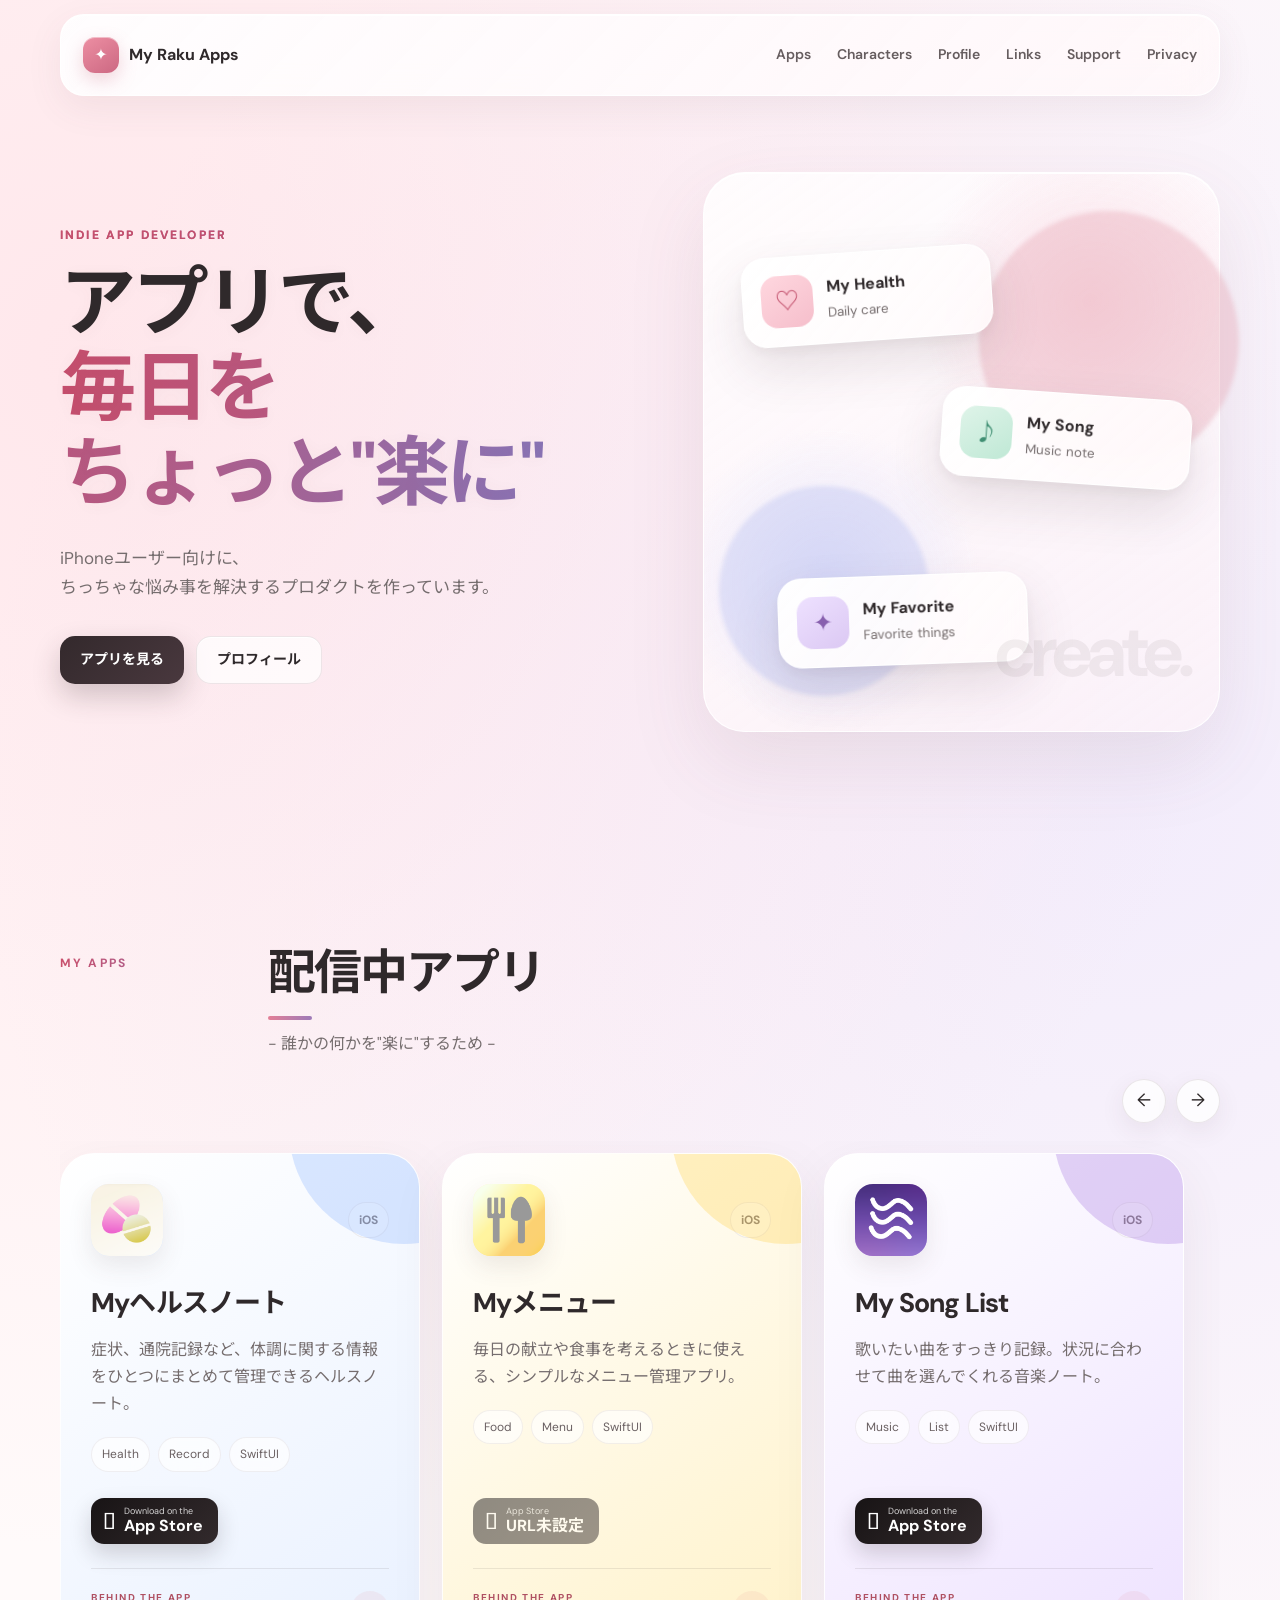
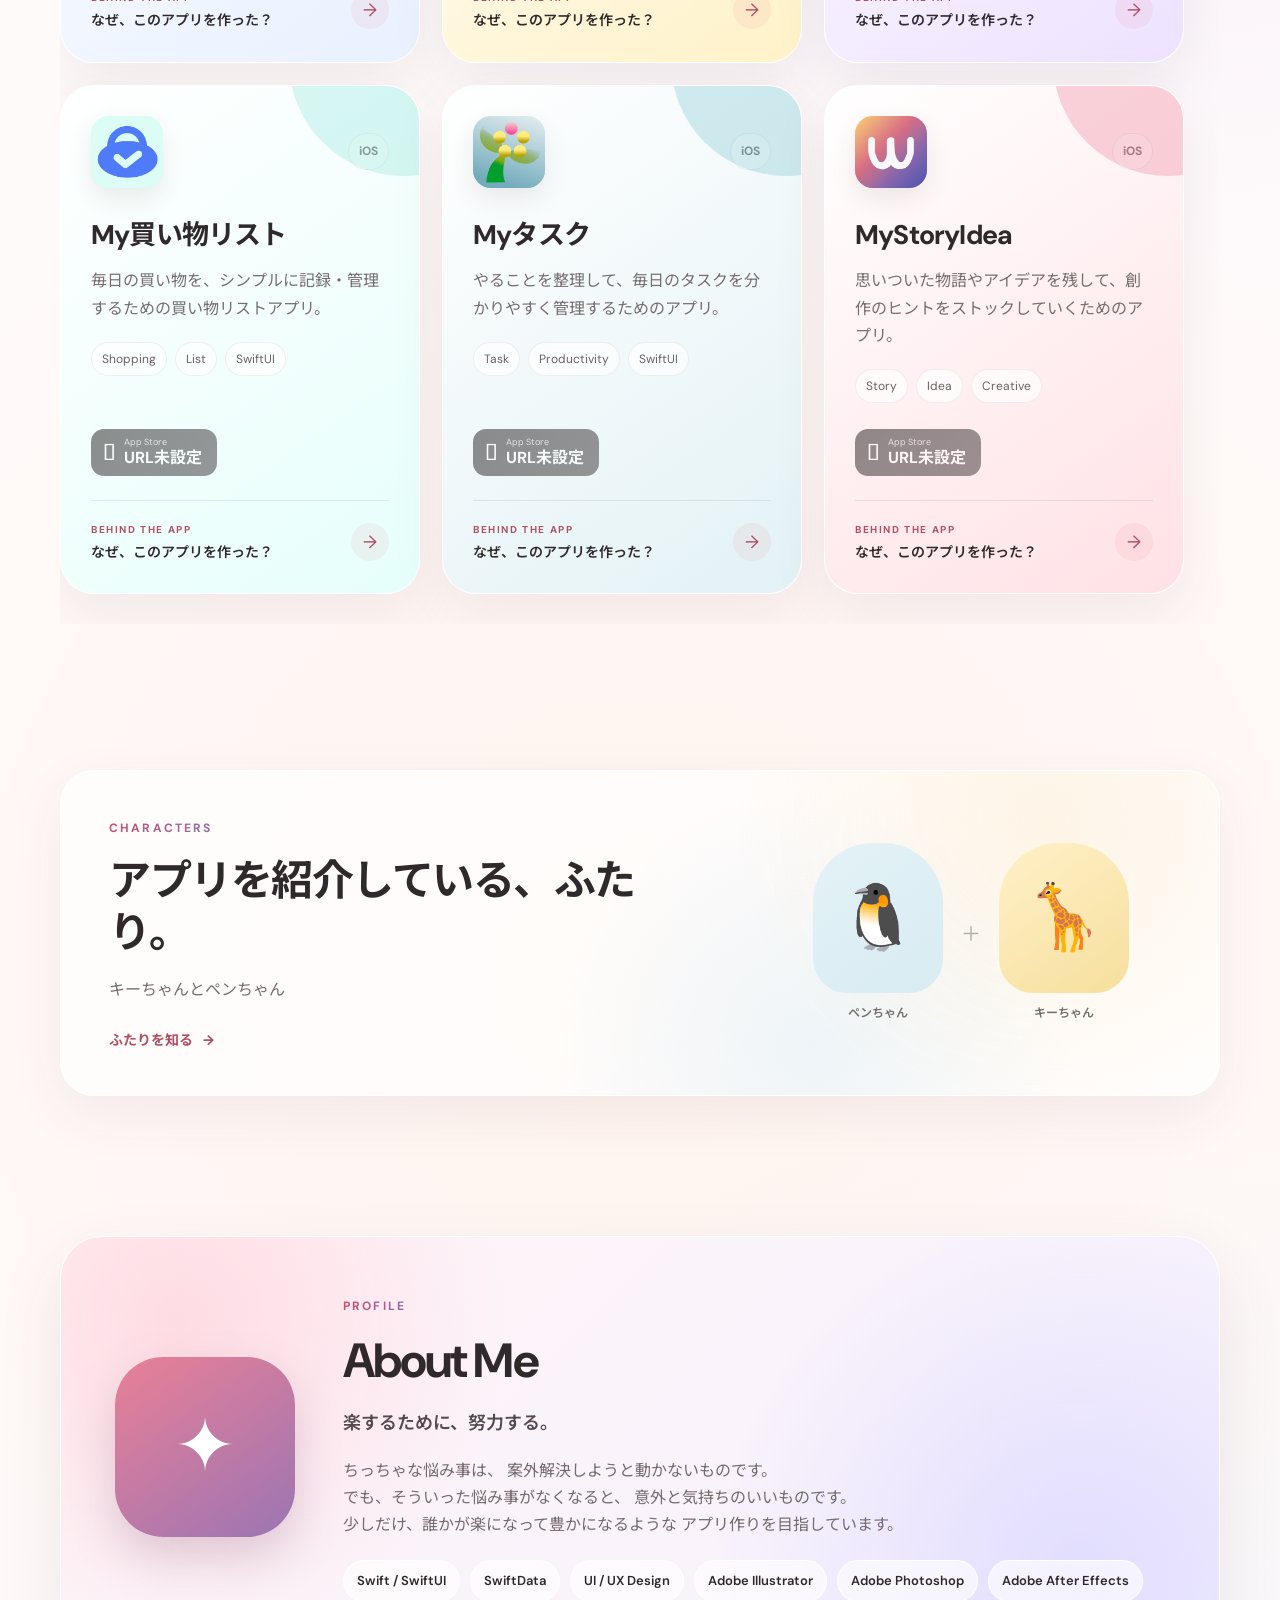
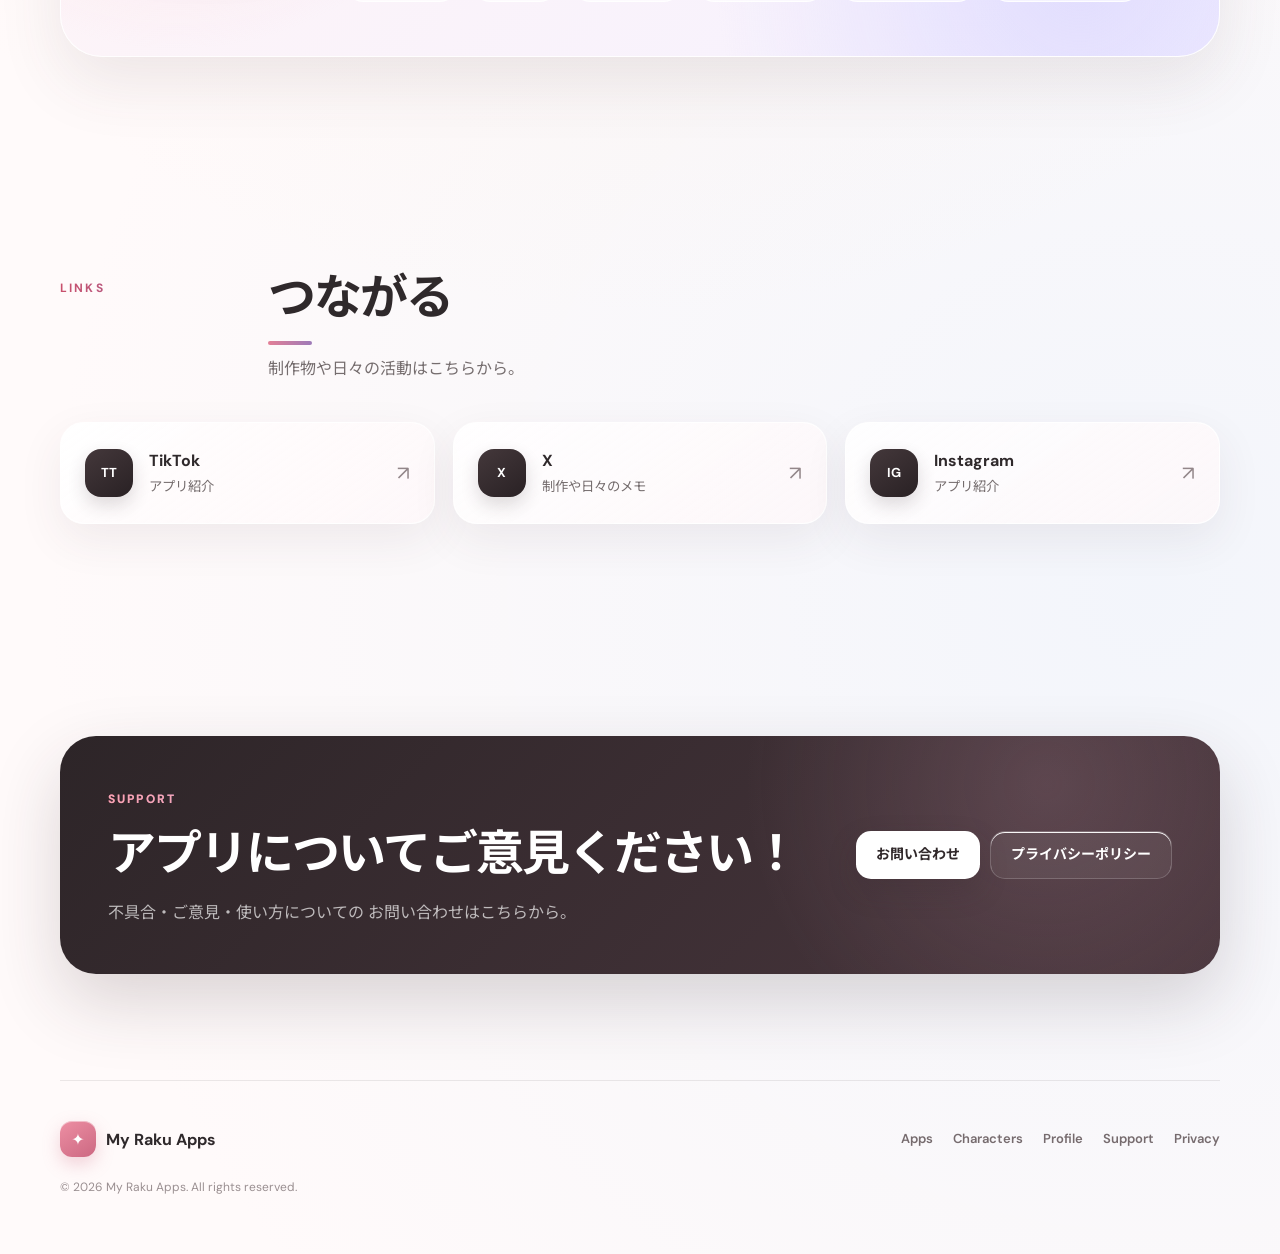
<file: index.html>
<!doctype html>
<html lang="ja">

<head>
  <meta charset="utf-8">
  <meta name="viewport" content="width=device-width, initial-scale=1">

  <title>My Raku Apps — 個人開発iOSアプリ</title>

  <meta
    name="description"
    content="毎日をちょっと楽にする、個人開発iOSアプリを紹介しています。"
  >

  <meta name="theme-color" content="#fff8f6">

  <!-- OGP -->
  <meta property="og:type" content="website">
  <meta property="og:title" content="My Raku Apps">

  <meta
    property="og:description"
    content="アプリで、毎日をちょっと楽に。個人開発iOSアプリを紹介しています。"
  >

  <meta
    property="og:url"
    content="https://takahashisakura.github.io/portfolio/"
  >

  <meta
    property="og:image"
    content="assets/ogp.svg"
  >

  <meta property="og:locale" content="ja_JP">

  <!-- favicon -->
  <link
    rel="icon"
    href="assets/favicon.svg"
    type="image/svg+xml"
  >

  <!-- CSS -->
  <link
    rel="stylesheet"
    href="style.css"
  >
</head>


<body>

  <div class="site-shell">


    <!-- =====================================================
         HEADER
    ====================================================== -->
    <header class="header">

      <a
        class="brand"
        href="#top"
        aria-label="My Raku Apps ホーム"
      >
        <span class="brand-mark">✦</span>
        <span>My Raku Apps</span>
      </a>


      <button
        class="menu-button"
        id="menuButton"
        aria-label="メニューを開く"
        aria-expanded="false"
      >
        <span></span>
        <span></span>
        <span></span>
      </button>


      <nav
        class="nav"
        id="nav"
      >
        <a href="#apps">Apps</a>
        <a href="#characters">Characters</a>
        <a href="#profile">Profile</a>
        <a href="#links">Links</a>
        <a href="#support">Support</a>
        <a href="privacy.html">Privacy</a>
      </nav>

    </header>


    <main id="top">


      <!-- =====================================================
           HERO
      ====================================================== -->
      <section class="hero section">

        <div class="hero-copy">

          <span class="eyebrow">
            INDIE APP DEVELOPER
          </span>


          <h1>
            アプリで、<br>
            <span>
              毎日を<br>
              ちょっと"楽に"
            </span>
          </h1>


          <p>
            iPhoneユーザー向けに、<br>
            ちっちゃな悩み事を解決するプロダクトを作っています。
          </p>


          <div class="hero-actions">

            <a
              class="button primary"
              href="#apps"
            >
              アプリを見る
            </a>

            <a
              class="button secondary"
              href="#profile"
            >
              プロフィール
            </a>

          </div>

        </div>


        <div
          class="hero-art"
          aria-hidden="true"
        >

          <div class="orb orb-a"></div>
          <div class="orb orb-b"></div>


          <div class="phone-card phone-card-a">

            <div class="mini-icon">
              ♡
            </div>

            <div>
              <strong>My Health</strong>
              <small>Daily care</small>
            </div>

          </div>


          <div class="phone-card phone-card-b">

            <div class="mini-icon">
              ♪
            </div>

            <div>
              <strong>My Song</strong>
              <small>Music note</small>
            </div>

          </div>


          <div class="phone-card phone-card-c">

            <div class="mini-icon">
              ✦
            </div>

            <div>
              <strong>My Favorite</strong>
              <small>Favorite things</small>
            </div>

          </div>


          <div class="hero-word">
            create.
          </div>

        </div>

      </section>



      <!-- =====================================================
           APPS
      ====================================================== -->
      <section
        class="section"
        id="apps"
      >

        <div class="section-heading">

          <span class="eyebrow">
            MY APPS
          </span>


          <div>

            <h2>
              配信中アプリ
            </h2>

            <p>
              - 誰かの何かを"楽に"するため -
            </p>

          </div>

        </div>


        <div
          class="app-scroll-controls"
          aria-label="アプリ一覧のスクロール操作"
        >

          <button
            type="button"
            id="appPrev"
            aria-label="前のアプリを見る"
          >
            ←
          </button>


          <button
            type="button"
            id="appNext"
            aria-label="次のアプリを見る"
          >
            →
          </button>

        </div>


        <!-- apps.js がここにアプリカードを生成 -->
        <div
          class="app-grid"
          id="appGrid"
        ></div>

      </section>



      <!-- =====================================================
           CHARACTERS
      ====================================================== -->
      <section
        class="section character-preview-section"
        id="characters"
      >

        <div class="character-preview">


          <!-- Character text -->
          <div class="character-preview-copy">

            <span class="eyebrow">
              CHARACTERS
            </span>


            <h2>
              アプリを紹介している、ふたり。
            </h2>


            <p>
              キーちゃんとペンちゃん
            </p>


            <a
              class="character-more"
              href="characters.html"
            >
              ふたりを知る
              <span>→</span>
            </a>

          </div>



          <!-- Character visual -->
          <div class="character-preview-visual">


            <!-- ペンちゃん -->
            <div class="character-mini penguin-mini">

              <div
                class="character-image-placeholder character-temp-icon"
              >
                🐧
              </div>

              <span>
                ペンちゃん
              </span>

            </div>



            <div class="character-plus">
              ＋
            </div>



            <!-- キーちゃん -->
            <div class="character-mini giraffe-mini">

              <div
                class="character-image-placeholder character-temp-icon"
              >
                🦒
              </div>

              <span>
                キーちゃん
              </span>

            </div>


          </div>

        </div>

      </section>



      <!-- =====================================================
           PROFILE
      ====================================================== -->
      <section
        class="section profile-section"
        id="profile"
      >

        <div class="profile-card">


          <div class="profile-monogram">
            ✦
          </div>


          <div class="profile-copy">

            <span class="eyebrow">
              PROFILE
            </span>


            <h2>
              About Me
            </h2>


            <p class="lead">
              楽するために、努力する。
            </p>


            <p>
              ちっちゃな悩み事は、
              案外解決しようと動かないものです。<br>

              でも、そういった悩み事がなくなると、
              意外と気持ちのいいものです。<br>

              少しだけ、誰かが楽になって豊かになるような
              アプリ作りを目指しています。
            </p>


            <div class="profile-points">

              <span>
                Swift / SwiftUI
              </span>

              <span>
                SwiftData
              </span>

              <span>
                UI / UX Design
              </span>

              <span>
                Adobe Illustrator
              </span>

              <span>
                Adobe Photoshop
              </span>

              <span>
                Adobe After Effects
              </span>

            </div>

          </div>

        </div>

      </section>



      <!-- =====================================================
           LINKS
      ====================================================== -->
      <section
        class="section"
        id="links"
      >

        <div class="section-heading">

          <span class="eyebrow">
            LINKS
          </span>


          <div>

            <h2>
              つながる
            </h2>

            <p>
              制作物や日々の活動はこちらから。
            </p>

          </div>

        </div>



        <div class="link-grid">


          <!-- TikTok -->
          <a
            class="social-card"
            href="#"
            target="_blank"
            rel="noopener noreferrer"
          >

            <span class="social-mark">
              TT
            </span>


            <div>

              <strong>
                TikTok
              </strong>

              <small>
                アプリ紹介
              </small>

            </div>


            <span class="arrow">
              ↗
            </span>

          </a>



          <!-- X -->
          <a
            class="social-card"
            href="#"
            target="_blank"
            rel="noopener noreferrer"
          >

            <span class="social-mark">
              X
            </span>


            <div>

              <strong>
                X
              </strong>

              <small>
                制作や日々のメモ
              </small>

            </div>


            <span class="arrow">
              ↗
            </span>

          </a>



          <!-- Instagram -->
          <a
            class="social-card"
            href="#"
            target="_blank"
            rel="noopener noreferrer"
          >

            <span class="social-mark">
              IG
            </span>


            <div>

              <strong>
                Instagram
              </strong>

              <small>
                アプリ紹介
              </small>

            </div>


            <span class="arrow">
              ↗
            </span>

          </a>


        </div>

      </section>



      <!-- =====================================================
           SUPPORT
      ====================================================== -->
      <section
        class="section"
        id="support"
      >

        <div class="support-panel">


          <div>

            <span class="eyebrow">
              SUPPORT
            </span>


            <h2>
              アプリについてご意見ください！
            </h2>


            <p>
              不具合・ご意見・使い方についての
              お問い合わせはこちらから。
            </p>

          </div>



          <div class="support-actions">


            <a
              class="button primary"
              href="mailto:YOUR_EMAIL@example.com"
            >
              お問い合わせ
            </a>


            <a
              class="button secondary"
              href="privacy.html"
            >
              プライバシーポリシー
            </a>


          </div>

        </div>

      </section>


    </main>



    <!-- =====================================================
         FOOTER
    ====================================================== -->
    <footer class="footer">


      <a
        class="brand footer-brand"
        href="#top"
      >

        <span class="brand-mark">
          ✦
        </span>

        <span>
          My Raku Apps
        </span>

      </a>



      <div class="footer-links">

        <a href="#apps">
          Apps
        </a>

        <a href="#characters">
          Characters
        </a>

        <a href="#profile">
          Profile
        </a>

        <a href="#support">
          Support
        </a>

        <a href="privacy.html">
          Privacy
        </a>

      </div>



      <p>
        © <span id="year"></span> My Raku Apps. All rights reserved.
      </p>


    </footer>


  </div>



  <!-- =====================================================
       JavaScript
  ====================================================== -->

  <!-- アプリ一覧 -->
  <script src="apps.js"></script>

  <!-- メニュー・アニメーション等 -->
  <script src="script.js"></script>


</body>
</html>
</file>
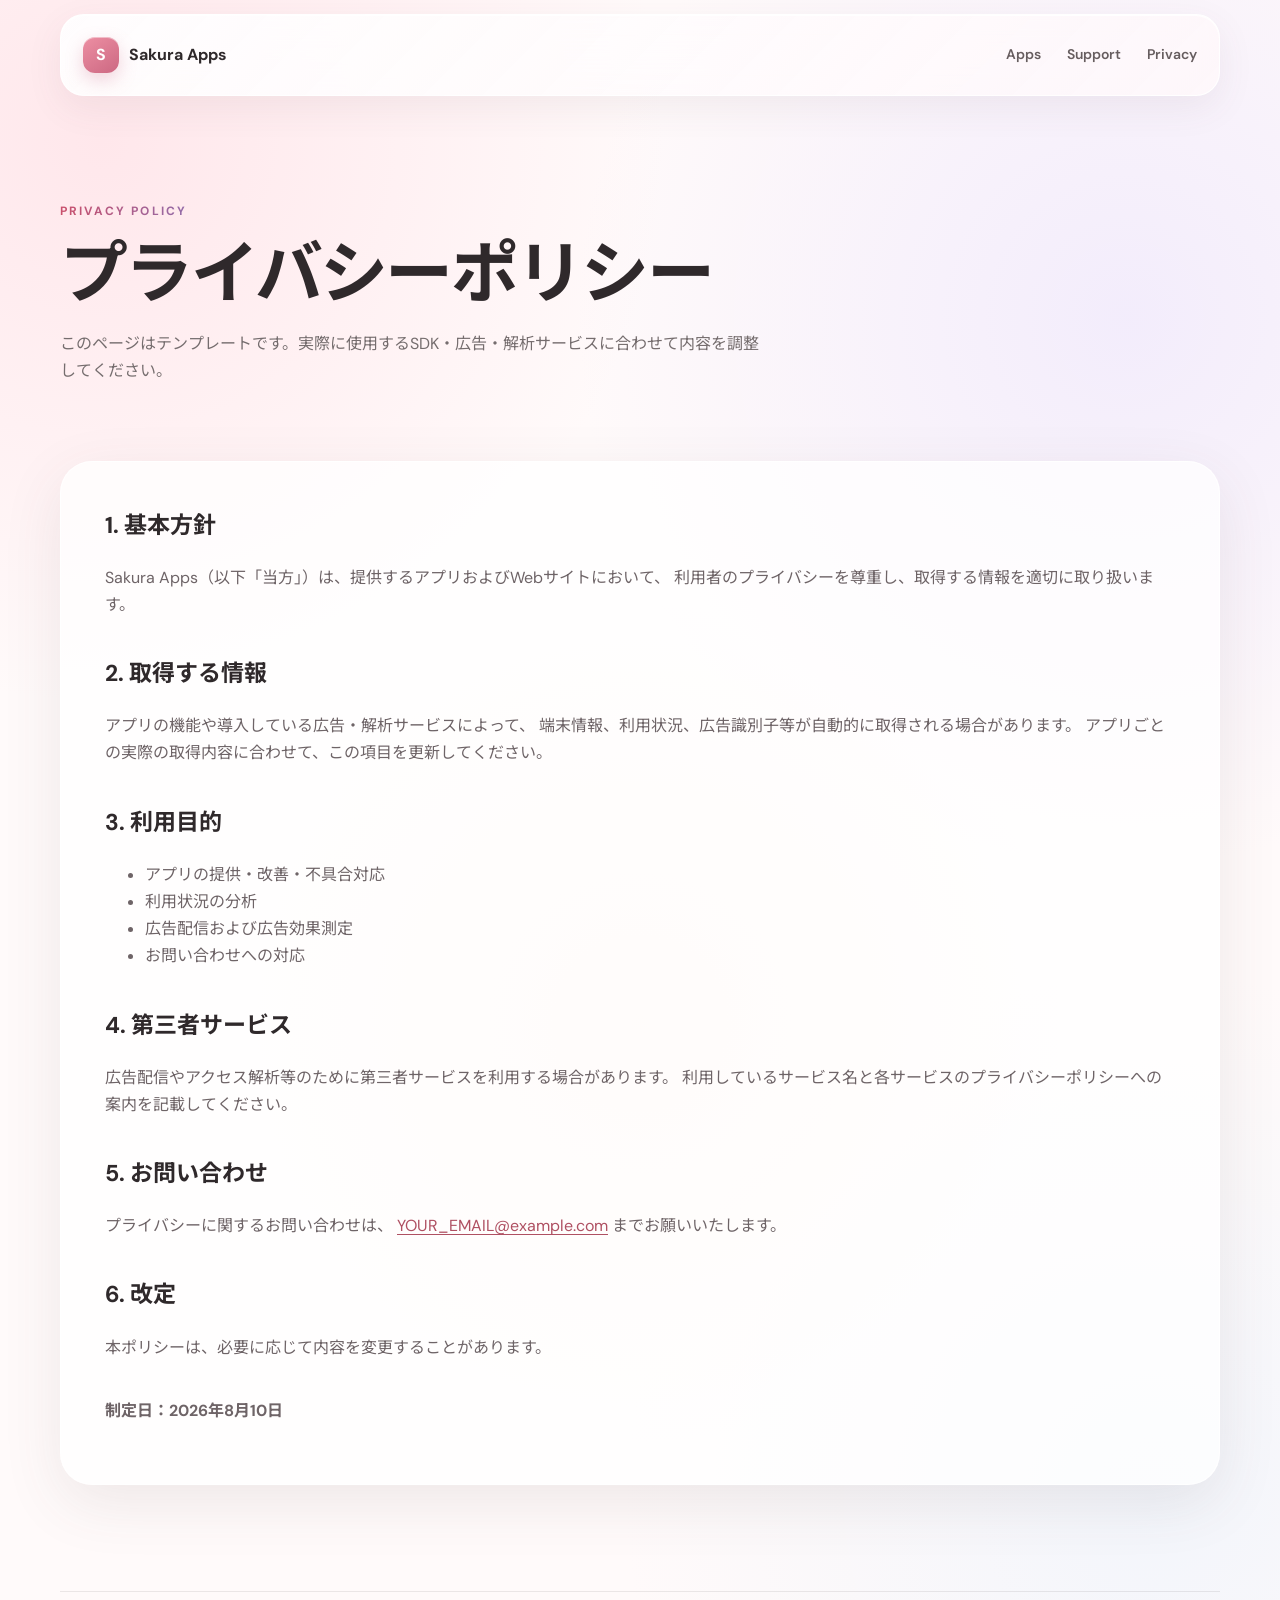
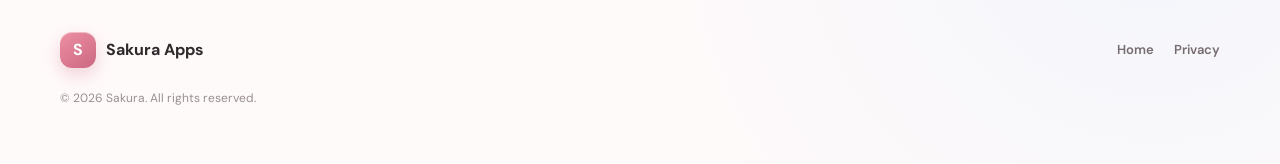
<file: privacy.html>
<!doctype html>
<html lang="ja">
<head>
  <meta charset="utf-8">
  <meta name="viewport" content="width=device-width, initial-scale=1">
  <title>Privacy Policy — Sakura Apps</title>
  <meta name="description" content="Sakura Appsのプライバシーポリシーです。">
  <link rel="icon" href="assets/favicon.svg" type="image/svg+xml">
  <link rel="stylesheet" href="style.css">
</head>
<body>
  <header class="header">
    <a class="brand" href="index.html">
      <span class="brand-mark">S</span>
      <span>Sakura Apps</span>
    </a>
    <nav class="nav" style="display:flex">
      <a href="index.html#apps">Apps</a>
      <a href="index.html#support">Support</a>
      <a href="privacy.html">Privacy</a>
    </nav>
  </header>

  <main>
    <section class="section page-hero">
      <span class="eyebrow">PRIVACY POLICY</span>
      <h1>プライバシーポリシー</h1>
      <p>このページはテンプレートです。実際に使用するSDK・広告・解析サービスに合わせて内容を調整してください。</p>
    </section>

    <section class="section" style="padding-top:20px">
      <div class="policy-card">
        <h2>1. 基本方針</h2>
        <p>
          Sakura Apps（以下「当方」）は、提供するアプリおよびWebサイトにおいて、
          利用者のプライバシーを尊重し、取得する情報を適切に取り扱います。
        </p>

        <h2>2. 取得する情報</h2>
        <p>
          アプリの機能や導入している広告・解析サービスによって、
          端末情報、利用状況、広告識別子等が自動的に取得される場合があります。
          アプリごとの実際の取得内容に合わせて、この項目を更新してください。
        </p>

        <h2>3. 利用目的</h2>
        <ul>
          <li>アプリの提供・改善・不具合対応</li>
          <li>利用状況の分析</li>
          <li>広告配信および広告効果測定</li>
          <li>お問い合わせへの対応</li>
        </ul>

        <h2>4. 第三者サービス</h2>
        <p>
          広告配信やアクセス解析等のために第三者サービスを利用する場合があります。
          利用しているサービス名と各サービスのプライバシーポリシーへの案内を記載してください。
        </p>

        <h2>5. お問い合わせ</h2>
        <p>
          プライバシーに関するお問い合わせは、
          <a href="mailto:YOUR_EMAIL@example.com">YOUR_EMAIL@example.com</a>
          までお願いいたします。
        </p>

        <h2>6. 改定</h2>
        <p>
          本ポリシーは、必要に応じて内容を変更することがあります。
        </p>

        <p style="margin-top:36px"><strong>制定日：2026年8月10日</strong></p>
      </div>
    </section>
  </main>

  <footer class="footer">
    <a class="brand footer-brand" href="index.html">
      <span class="brand-mark">S</span><span>Sakura Apps</span>
    </a>
    <div class="footer-links"><a href="index.html">Home</a><a href="privacy.html">Privacy</a></div>
    <p>© <span id="year"></span> Sakura. All rights reserved.</p>
  </footer>

  <script src="script.js"></script>
</body>
</html>
</file>
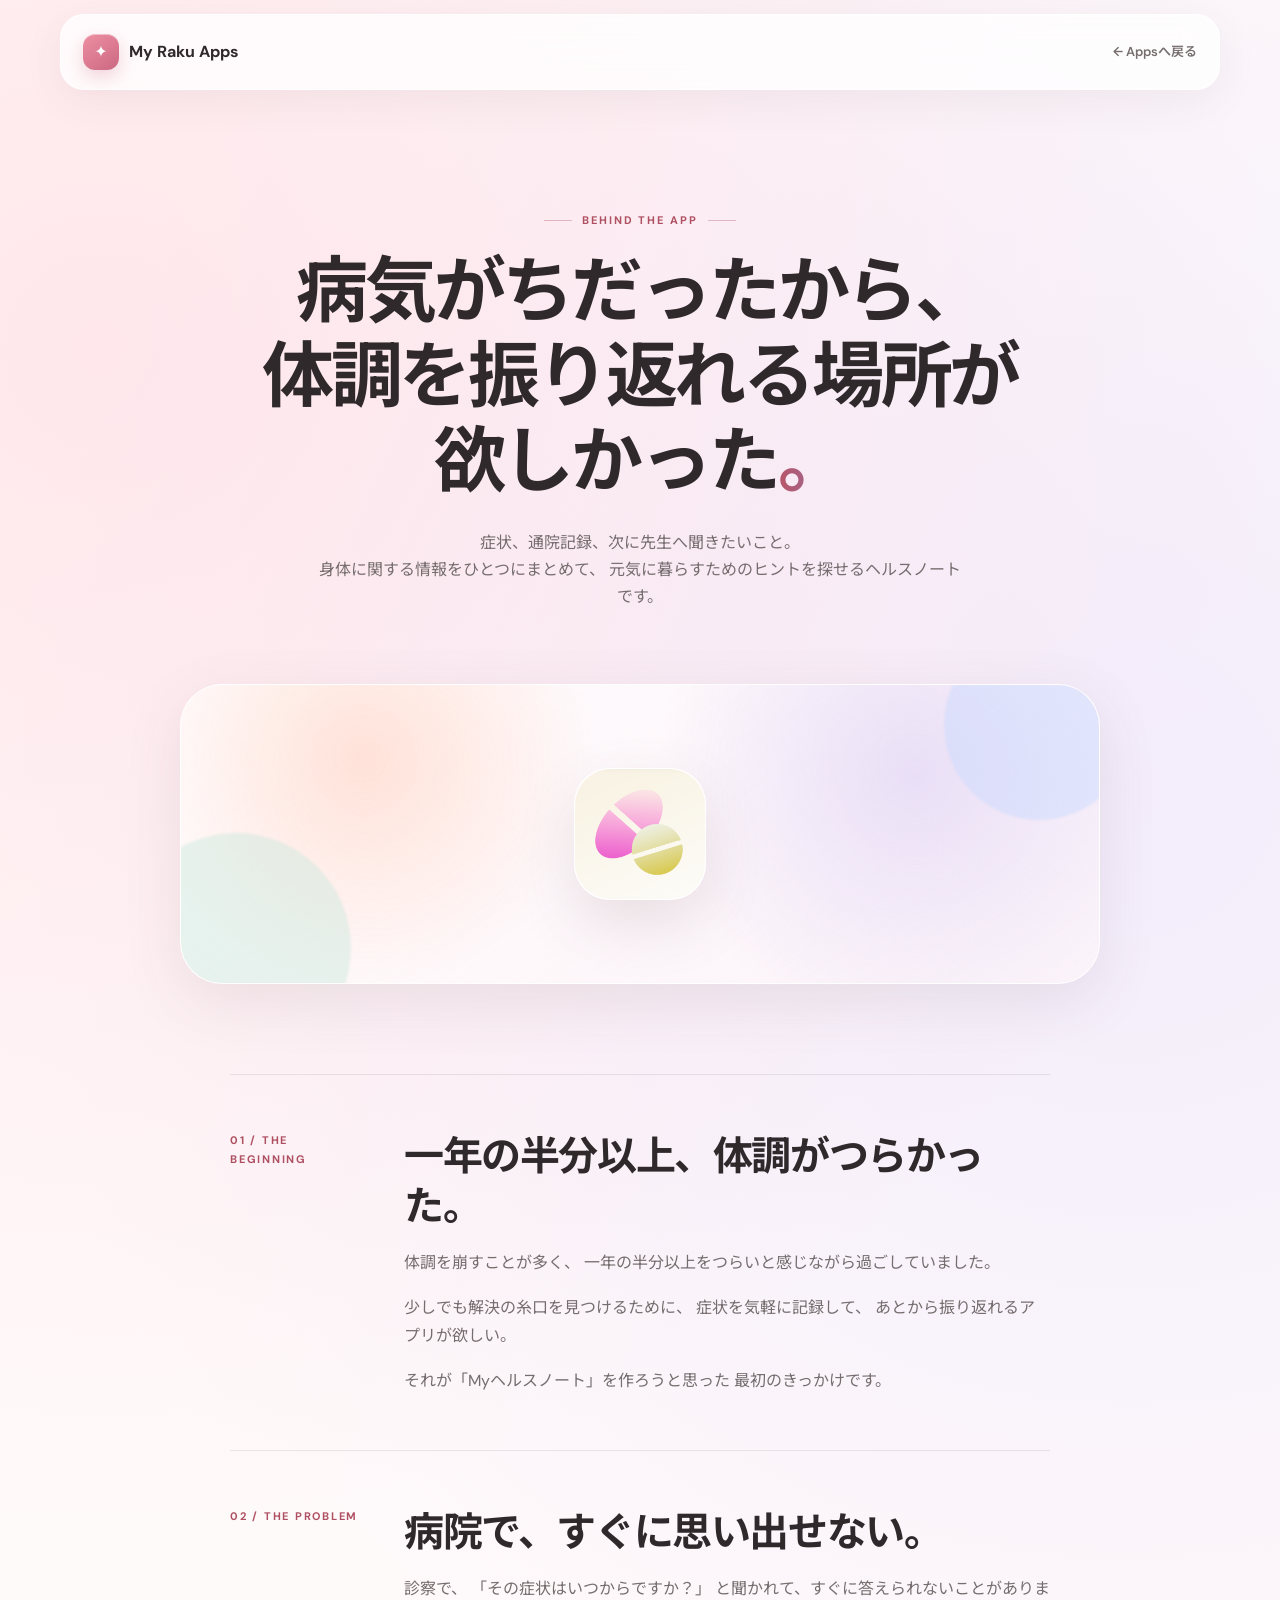
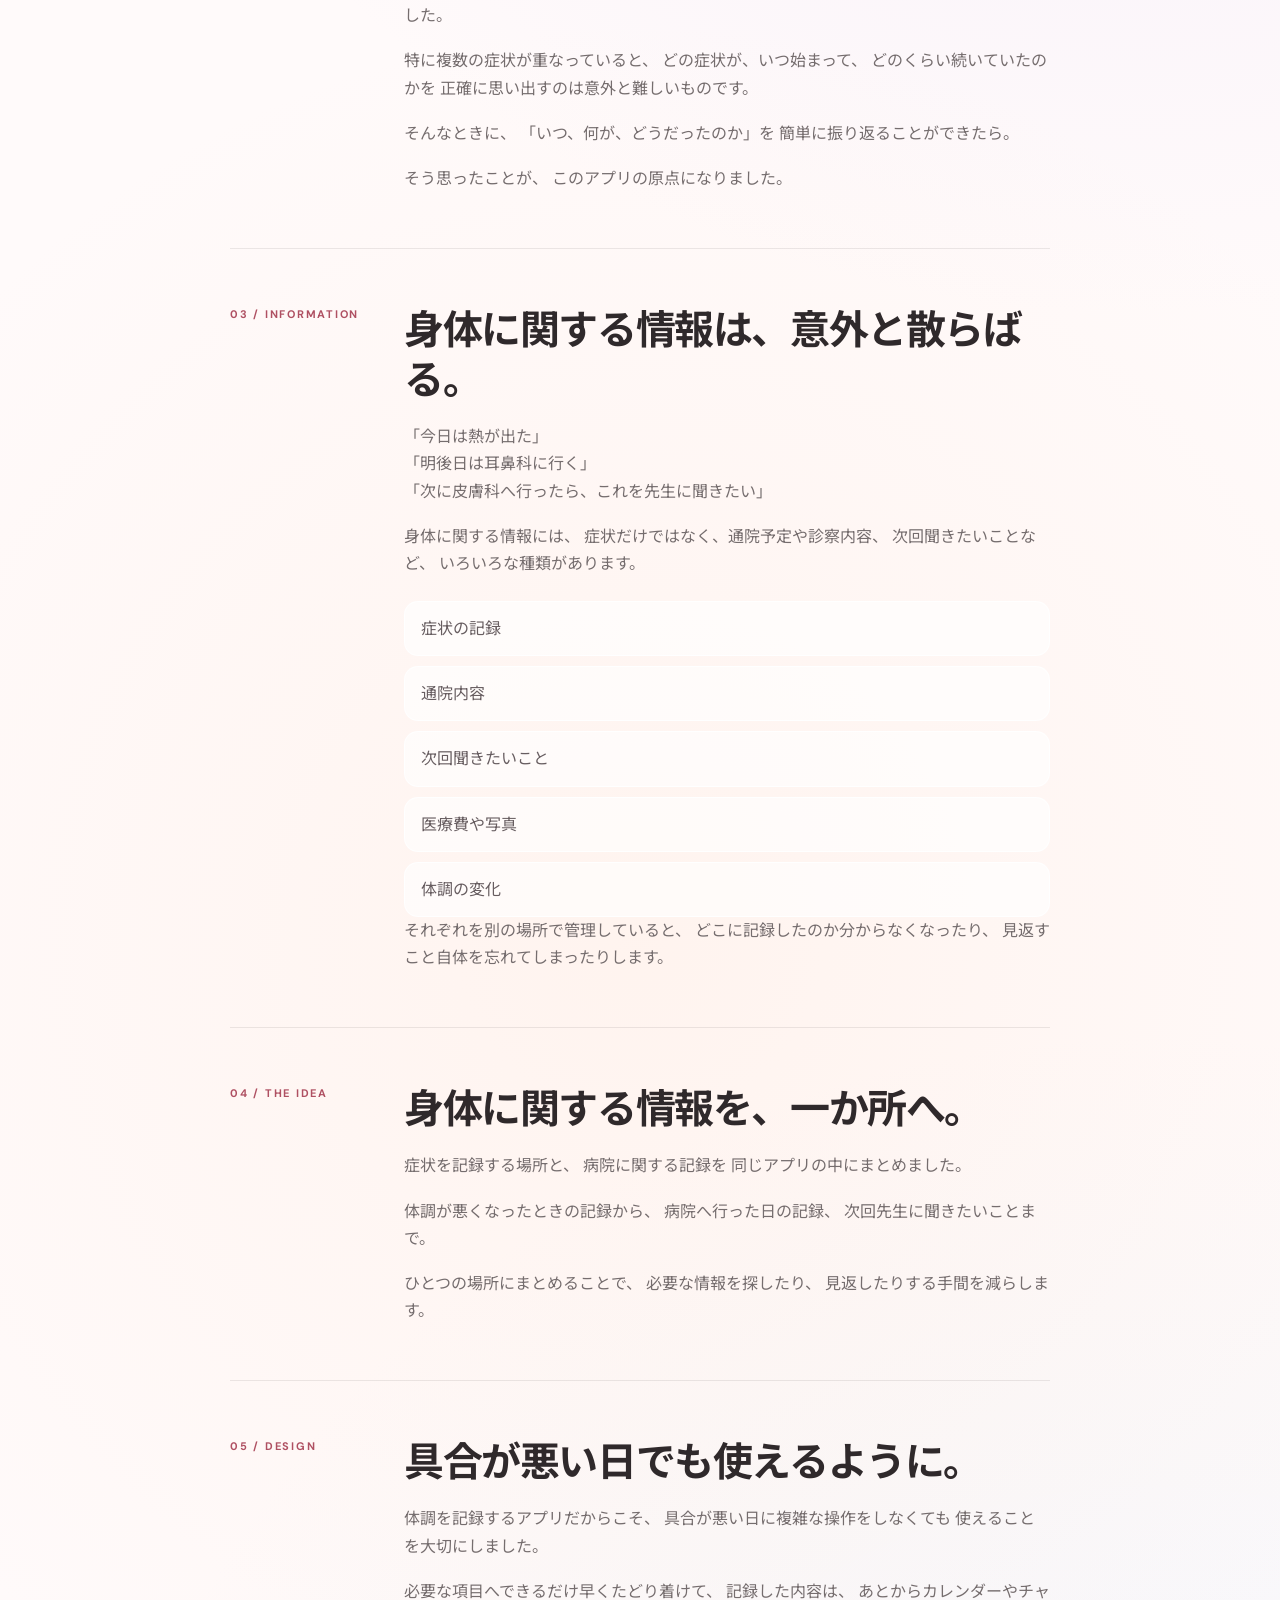
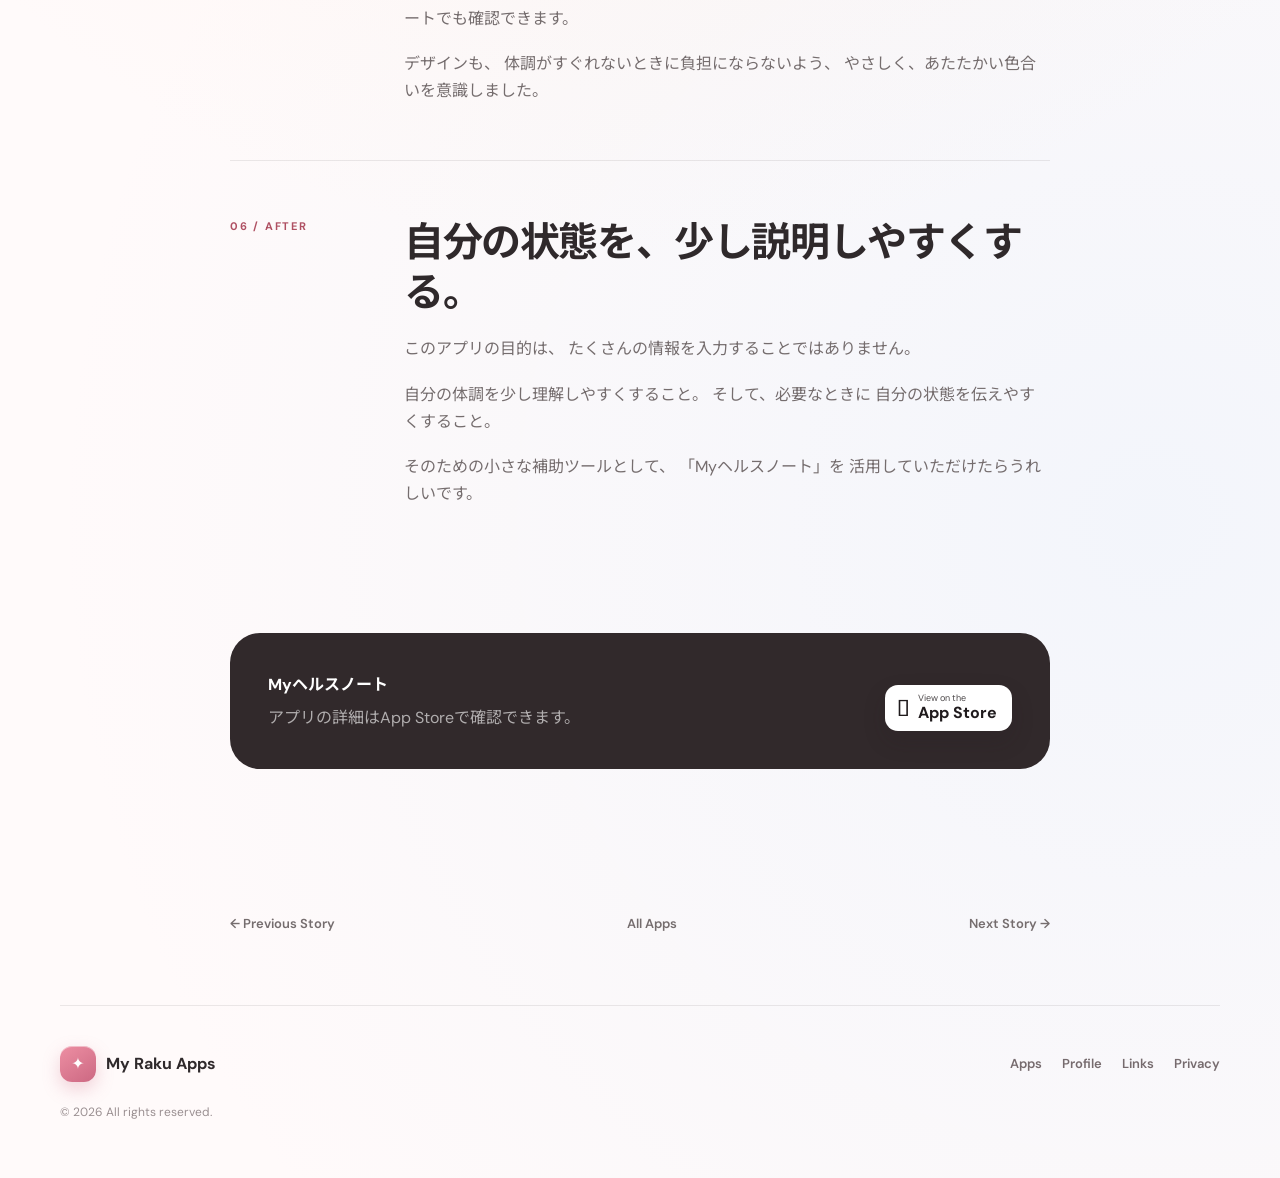
<file: story/myhealth.html>
<!doctype html>
<html lang="ja">

<head>
  <meta charset="utf-8">
  <meta name="viewport" content="width=device-width, initial-scale=1">

  <title>Myヘルスノート — My Raku Apps</title>

  <meta
    name="description"
    content="なぜ、体調に関する情報をひとつにまとめたのか。Myヘルスノートを作ったきっかけや、込めた思いを紹介します。"
  >

  <meta name="theme-color" content="#fff8f6">

  <link rel="stylesheet" href="../style.css">
</head>


<body class="story-page">


  <!-- HEADER -->
  <header class="story-header">

    <a
      class="brand"
      href="../index.html"
      aria-label="My Raku Apps ホーム"
    >
      <span class="brand-mark">✦</span>
      <span>My Raku Apps</span>
    </a>

    <a
      class="story-back"
      href="../index.html#apps"
    >
      ← Appsへ戻る
    </a>

  </header>


  <main>


    <!-- HERO -->
    <section class="story-hero">

      <div class="story-kicker">
        BEHIND THE APP
      </div>

      <h1>
        病気がちだったから、<br>
        体調を振り返れる場所が欲しかった<span>。</span>
      </h1>

      <p class="story-lead">
        症状、通院記録、次に先生へ聞きたいこと。<br>
        身体に関する情報をひとつにまとめて、
        元気に暮らすためのヒントを探せるヘルスノートです。
      </p>

    </section>


    <!-- APP ICON -->
    <div class="story-visual">

      <div class="story-app-badge">
        <img
          src="../Health.png"
          alt="Myヘルスノート アプリアイコン"
        >
      </div>

    </div>


    <div class="story-content">


      <!-- 01 -->
      <section class="story-chapter">

        <div class="story-number">
          01 / THE BEGINNING
        </div>

        <div class="story-copy">

          <h2>
            一年の半分以上、体調がつらかった。
          </h2>

          <p>
            体調を崩すことが多く、
            一年の半分以上をつらいと感じながら過ごしていました。
          </p>

          <p>
            少しでも解決の糸口を見つけるために、
            症状を気軽に記録して、
            あとから振り返れるアプリが欲しい。
          </p>

          <p>
            それが「Myヘルスノート」を作ろうと思った
            最初のきっかけです。
          </p>

        </div>

      </section>


      <!-- 02 -->
      <section class="story-chapter">

        <div class="story-number">
          02 / THE PROBLEM
        </div>

        <div class="story-copy">

          <h2>
            病院で、すぐに思い出せない。
          </h2>

          <p>
            診察で、
            「その症状はいつからですか？」
            と聞かれて、すぐに答えられないことがありました。
          </p>

          <p>
            特に複数の症状が重なっていると、
            どの症状が、いつ始まって、
            どのくらい続いていたのかを
            正確に思い出すのは意外と難しいものです。
          </p>

          <p>
            そんなときに、
            「いつ、何が、どうだったのか」を
            簡単に振り返ることができたら。
          </p>

          <p>
            そう思ったことが、
            このアプリの原点になりました。
          </p>

        </div>

      </section>


      <!-- 03 -->
      <section class="story-chapter">

        <div class="story-number">
          03 / INFORMATION
        </div>

        <div class="story-copy">

          <h2>
            身体に関する情報は、意外と散らばる。
          </h2>

          <p>
            「今日は熱が出た」<br>
            「明後日は耳鼻科に行く」<br>
            「次に皮膚科へ行ったら、これを先生に聞きたい」
          </p>

          <p>
            身体に関する情報には、
            症状だけではなく、通院予定や診察内容、
            次回聞きたいことなど、
            いろいろな種類があります。
          </p>

          <ul class="story-points">
            <li>症状の記録</li>
            <li>通院内容</li>
            <li>次回聞きたいこと</li>
            <li>医療費や写真</li>
            <li>体調の変化</li>
          </ul>

          <p>
            それぞれを別の場所で管理していると、
            どこに記録したのか分からなくなったり、
            見返すこと自体を忘れてしまったりします。
          </p>

        </div>

      </section>


      <!-- 04 -->
      <section class="story-chapter">

        <div class="story-number">
          04 / THE IDEA
        </div>

        <div class="story-copy">

          <h2>
            身体に関する情報を、一か所へ。
          </h2>

          <p>
            症状を記録する場所と、
            病院に関する記録を
            同じアプリの中にまとめました。
          </p>

          <p>
            体調が悪くなったときの記録から、
            病院へ行った日の記録、
            次回先生に聞きたいことまで。
          </p>

          <p>
            ひとつの場所にまとめることで、
            必要な情報を探したり、
            見返したりする手間を減らします。
          </p>

        </div>

      </section>


      <!-- 05 -->
      <section class="story-chapter">

        <div class="story-number">
          05 / DESIGN
        </div>

        <div class="story-copy">

          <h2>
            具合が悪い日でも使えるように。
          </h2>

          <p>
            体調を記録するアプリだからこそ、
            具合が悪い日に複雑な操作をしなくても
            使えることを大切にしました。
          </p>

          <p>
            必要な項目へできるだけ早くたどり着けて、
            記録した内容は、
            あとからカレンダーやチャートでも確認できます。
          </p>

          <p>
            デザインも、
            体調がすぐれないときに負担にならないよう、
            やさしく、あたたかい色合いを意識しました。
          </p>

        </div>

      </section>


      <!-- 06 -->
      <section class="story-chapter">

        <div class="story-number">
          06 / AFTER
        </div>

        <div class="story-copy">

          <h2>
            自分の状態を、少し説明しやすくする。
          </h2>

          <p>
            このアプリの目的は、
            たくさんの情報を入力することではありません。
          </p>

          <p>
            自分の体調を少し理解しやすくすること。
            そして、必要なときに
            自分の状態を伝えやすくすること。
          </p>

          <p>
            そのための小さな補助ツールとして、
            「Myヘルスノート」を
            活用していただけたらうれしいです。
          </p>

        </div>

      </section>


      <!-- APP STORE -->
      <section class="story-cta">

        <div>

          <strong>
            Myヘルスノート
          </strong>

          <p>
            アプリの詳細はApp Storeで確認できます。
          </p>

        </div>


        <a
          class="store-button"
          href="https://apps.apple.com/app/id6787606632"
          target="_blank"
          rel="noopener noreferrer"
        >

          <span class="apple">
            
          </span>

          <span>
            <small>View on the</small>
            <strong>App Store</strong>
          </span>

        </a>

      </section>


    </div>


    <!-- NEXT -->
    <nav class="story-next">

      <a href="mydegu.html">
        ← Previous Story
      </a>

      <a href="../index.html#apps">
        All Apps
      </a>

      <a href="mytreasure.html">
        Next Story →
      </a>

    </nav>


  </main>


  <!-- FOOTER -->
  <footer class="footer">

    <a
      class="brand footer-brand"
      href="../index.html"
    >
      <span class="brand-mark">✦</span>
      <span>My Raku Apps</span>
    </a>


    <div class="footer-links">

      <a href="../index.html#apps">
        Apps
      </a>

      <a href="../index.html#profile">
        Profile
      </a>

      <a href="../index.html#links">
        Links
      </a>

      <a href="../privacy.html">
        Privacy
      </a>

    </div>


    <p>
      © <span id="year"></span> All rights reserved.
    </p>

  </footer>


  <script src="../script.js"></script>

</body>
</html>
</file>
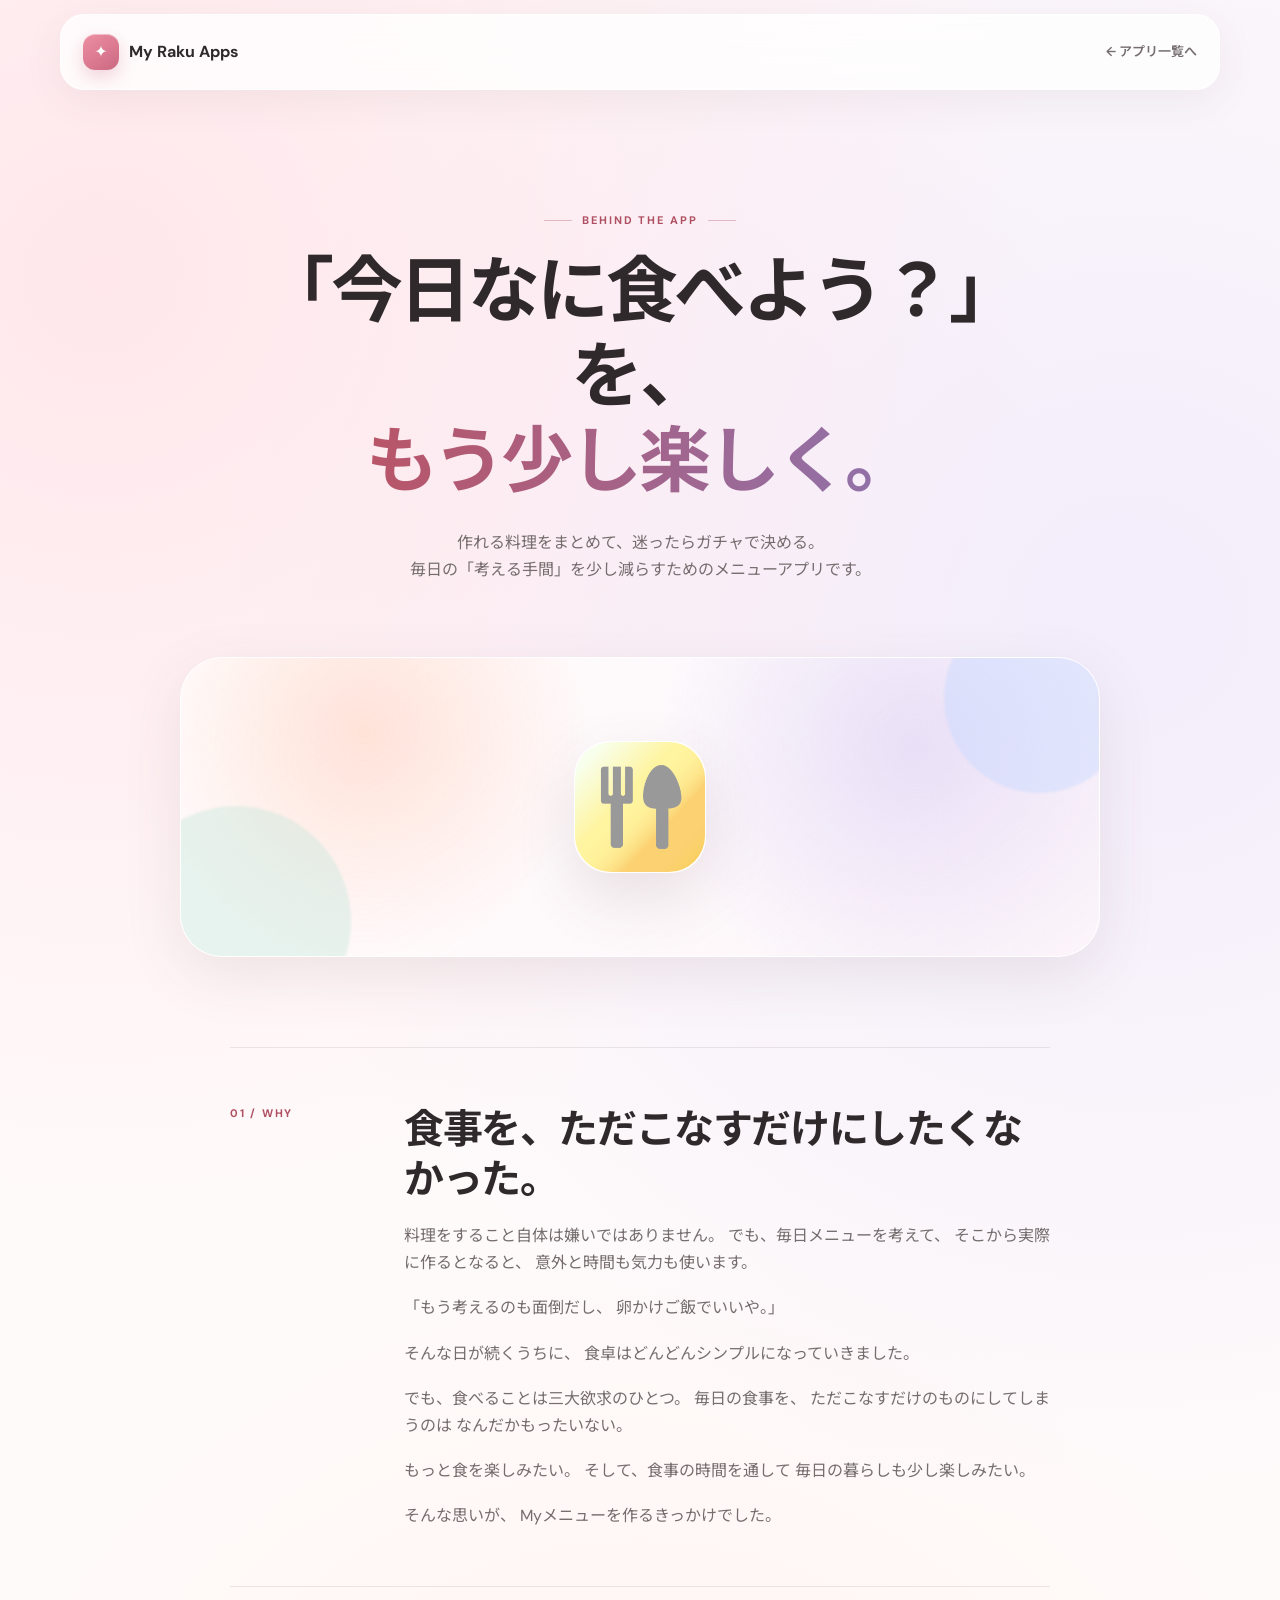
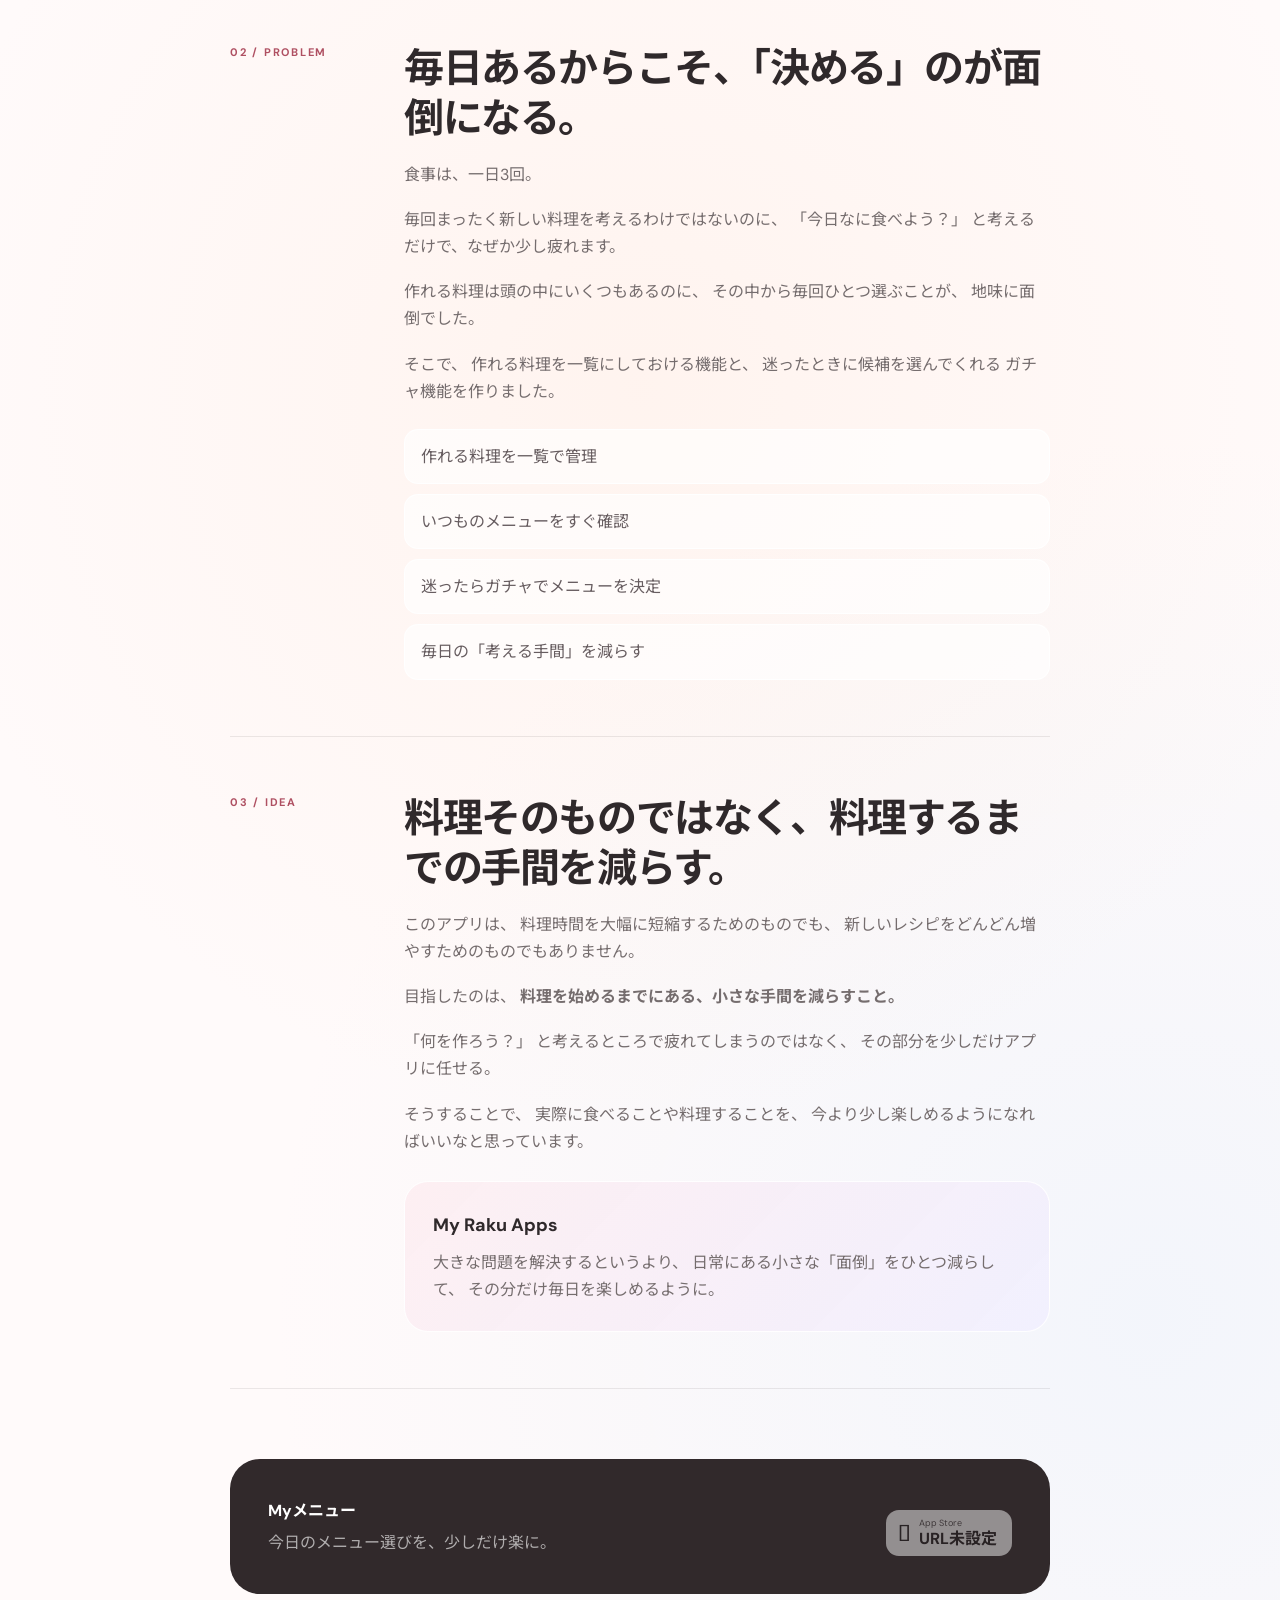
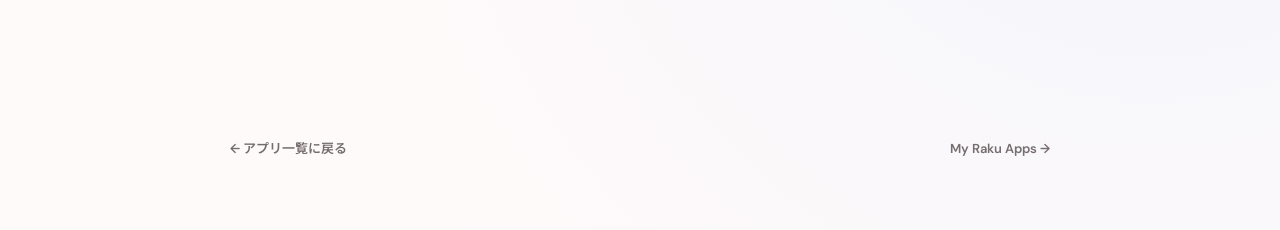
<file: story/mymenu.html>
<!doctype html>
<html lang="ja">

<head>
  <meta charset="utf-8">
  <meta name="viewport" content="width=device-width, initial-scale=1">

  <title>Myメニュー — My Raku Apps</title>

  <meta
    name="description"
    content="毎日の献立を考える手間を減らして、食事をもっと楽しむために作ったMyメニュー。そのきっかけや考えを紹介します。"
  >

  <link rel="stylesheet" href="../style.css">
</head>

<body class="story-page">

  <header class="story-header">
    <a class="brand" href="../index.html">
      <span class="brand-mark">✦</span>
      <span>My Raku Apps</span>
    </a>

    <a class="story-back" href="../index.html#apps">
      ← アプリ一覧へ
    </a>
  </header>


  <main>

    <!-- HERO -->
    <section class="story-hero">

      <div class="story-kicker">
        BEHIND THE APP
      </div>

      <h1>
        「今日なに食べよう？」を、<br>
        <span>もう少し楽しく。</span>
      </h1>

      <p class="story-lead">
        作れる料理をまとめて、迷ったらガチャで決める。<br>
        毎日の「考える手間」を少し減らすためのメニューアプリです。
      </p>

    </section>


    <!-- APP ICON -->
    <section class="story-visual">

      <div class="story-app-badge">
        <img
          src="../Menu.png"
          alt="Myメニュー アプリアイコン"
        >
      </div>

    </section>


    <section class="story-content">

      <!-- 01 -->
      <article class="story-chapter">

        <div class="story-number">
          01 / WHY
        </div>

        <div class="story-copy">

          <h2>
            食事を、ただこなすだけにしたくなかった。
          </h2>

          <p>
            料理をすること自体は嫌いではありません。
            でも、毎日メニューを考えて、
            そこから実際に作るとなると、
            意外と時間も気力も使います。
          </p>

          <p>
            「もう考えるのも面倒だし、
            卵かけご飯でいいや。」
          </p>

          <p>
            そんな日が続くうちに、
            食卓はどんどんシンプルになっていきました。
          </p>

          <p>
            でも、食べることは三大欲求のひとつ。
            毎日の食事を、
            ただこなすだけのものにしてしまうのは
            なんだかもったいない。
          </p>

          <p>
            もっと食を楽しみたい。
            そして、食事の時間を通して
            毎日の暮らしも少し楽しみたい。
          </p>

          <p>
            そんな思いが、
            Myメニューを作るきっかけでした。
          </p>

        </div>

      </article>


      <!-- 02 -->
      <article class="story-chapter">

        <div class="story-number">
          02 / PROBLEM
        </div>

        <div class="story-copy">

          <h2>
            毎日あるからこそ、「決める」のが面倒になる。
          </h2>

          <p>
            食事は、一日3回。
          </p>

          <p>
            毎回まったく新しい料理を考えるわけではないのに、
            「今日なに食べよう？」
            と考えるだけで、なぜか少し疲れます。
          </p>

          <p>
            作れる料理は頭の中にいくつもあるのに、
            その中から毎回ひとつ選ぶことが、
            地味に面倒でした。
          </p>

          <p>
            そこで、
            作れる料理を一覧にしておける機能と、
            迷ったときに候補を選んでくれる
            ガチャ機能を作りました。
          </p>

          <ul class="story-points">
            <li>作れる料理を一覧で管理</li>
            <li>いつものメニューをすぐ確認</li>
            <li>迷ったらガチャでメニューを決定</li>
            <li>毎日の「考える手間」を減らす</li>
          </ul>

        </div>

      </article>


      <!-- 03 -->
      <article class="story-chapter">

        <div class="story-number">
          03 / IDEA
        </div>

        <div class="story-copy">

          <h2>
            料理そのものではなく、料理するまでの手間を減らす。
          </h2>

          <p>
            このアプリは、
            料理時間を大幅に短縮するためのものでも、
            新しいレシピをどんどん増やすためのものでもありません。
          </p>

          <p>
            目指したのは、
            <strong>
              料理を始めるまでにある、小さな手間を減らすこと。
            </strong>
          </p>

          <p>
            「何を作ろう？」
            と考えるところで疲れてしまうのではなく、
            その部分を少しだけアプリに任せる。
          </p>

          <p>
            そうすることで、
            実際に食べることや料理することを、
            今より少し楽しめるようになればいいなと思っています。
          </p>


          <div class="story-idea">

            <strong>
              My Raku Apps
            </strong>

            <p>
              大きな問題を解決するというより、
              日常にある小さな「面倒」をひとつ減らして、
              その分だけ毎日を楽しめるように。
            </p>

          </div>

        </div>

      </article>


      <!-- CTA -->
      <div class="story-cta">

        <div>
          <strong>Myメニュー</strong>

          <p>
            今日のメニュー選びを、少しだけ楽に。
          </p>
        </div>


        <span class="store-button store-button-disabled">

          <span class="apple"></span>

          <span>
            <small>App Store</small>
            <strong>URL未設定</strong>
          </span>

        </span>

      </div>

    </section>


    <div class="story-next">

      <a href="../index.html#apps">
        ← アプリ一覧に戻る
      </a>

      <a href="../index.html">
        My Raku Apps →
      </a>

    </div>

  </main>


  <script src="../script.js"></script>

</body>
</html>
</file>
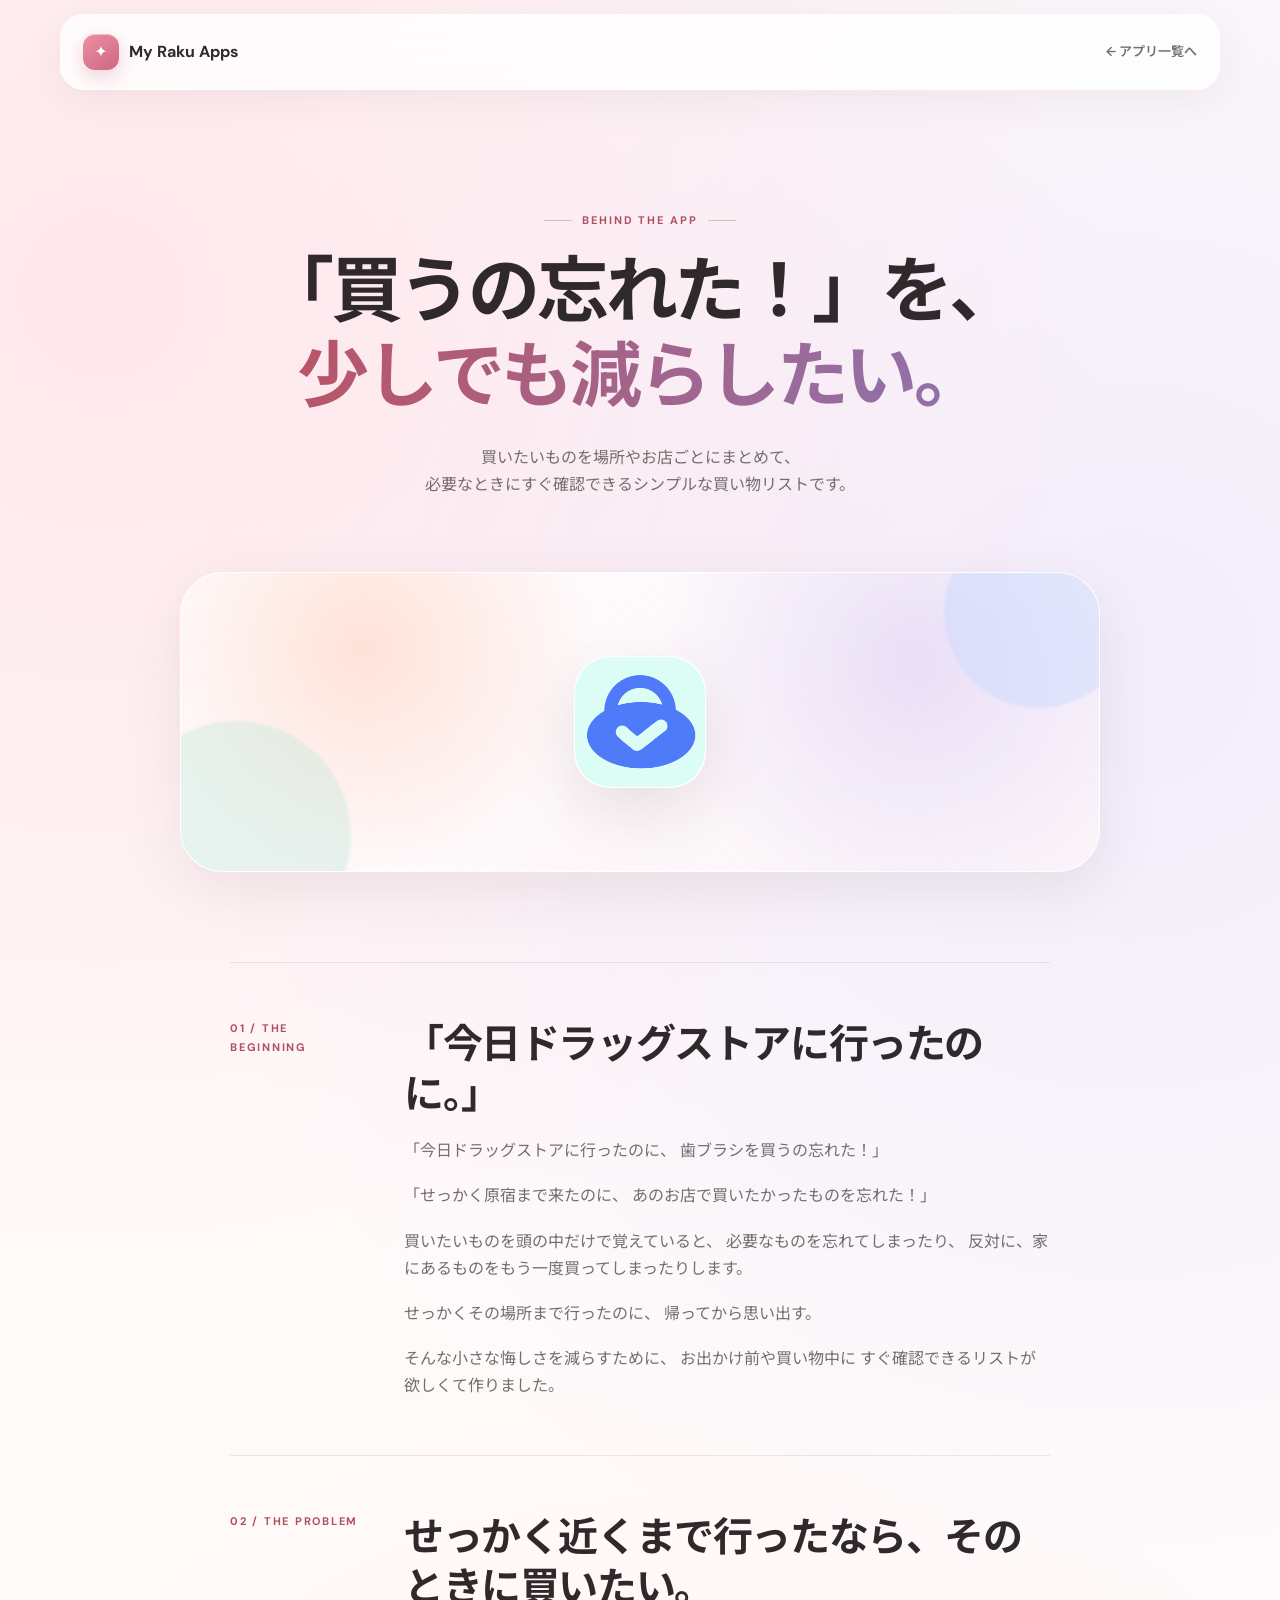
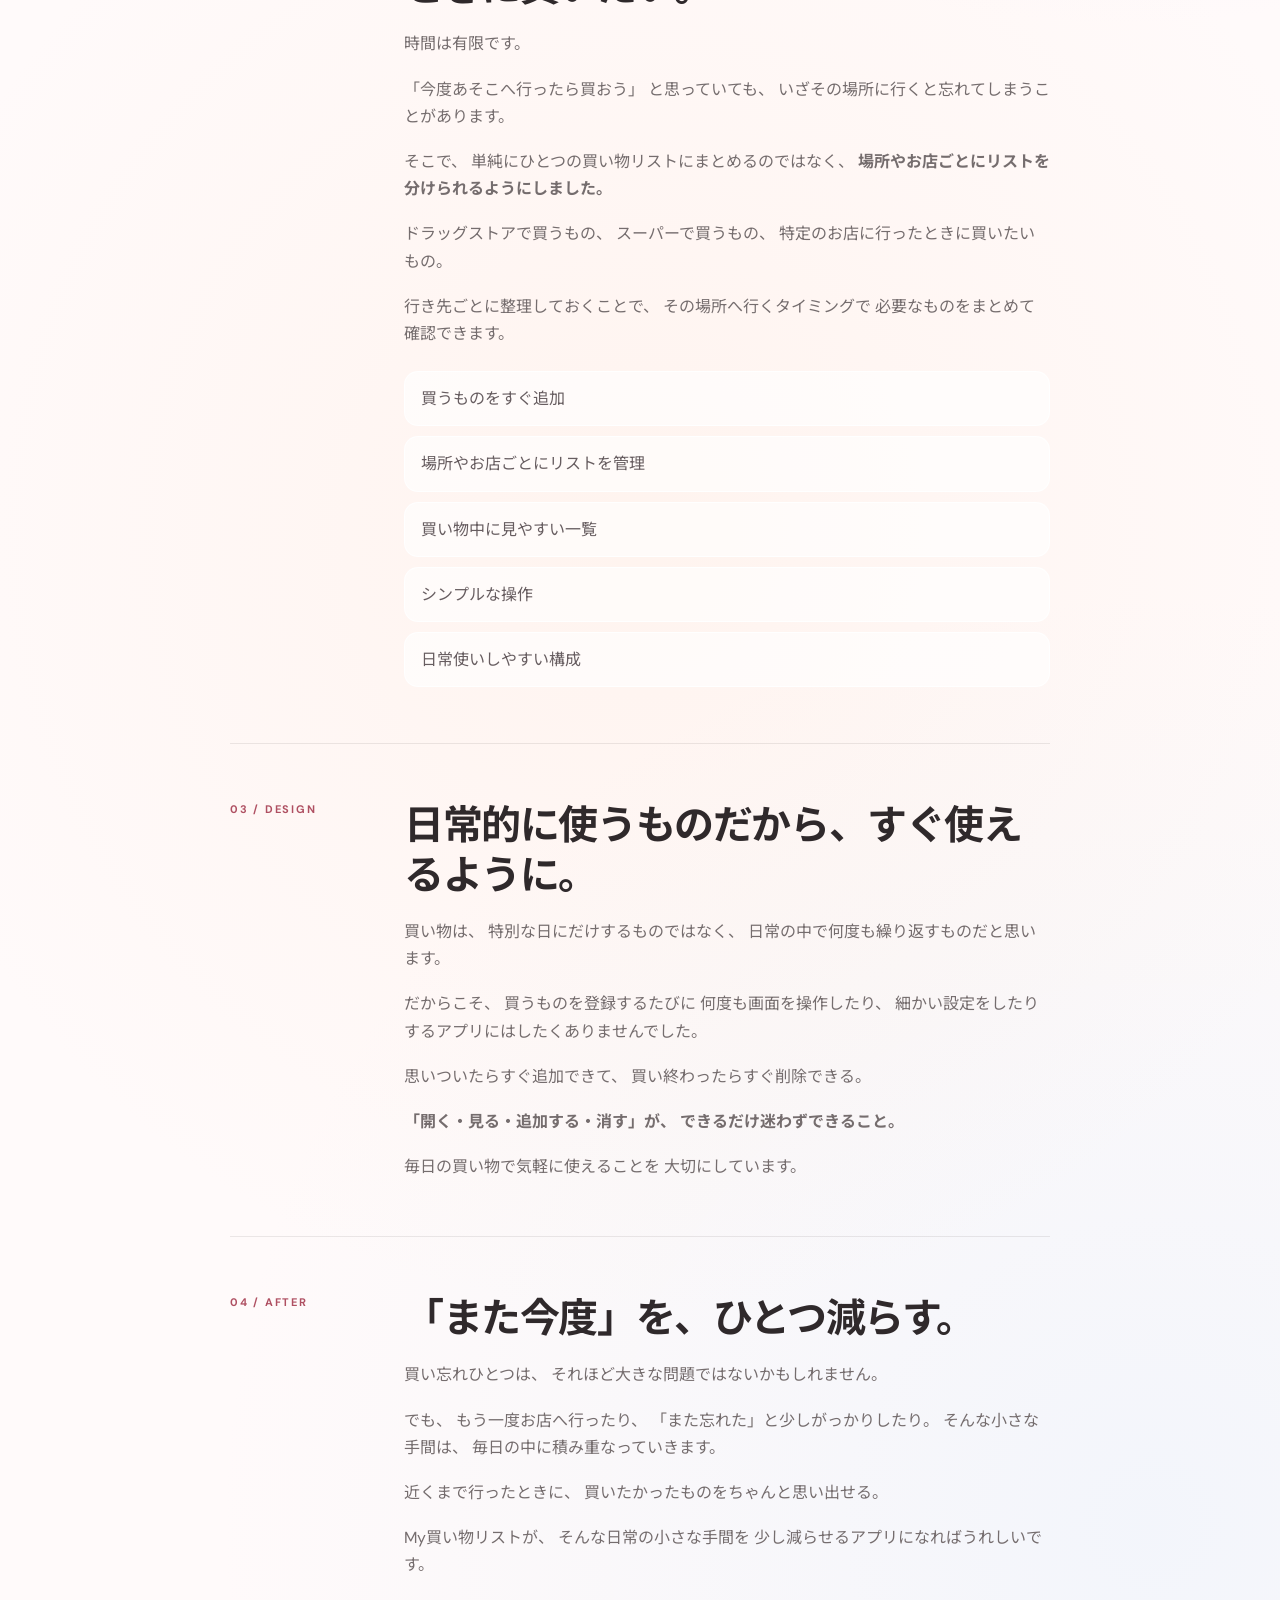
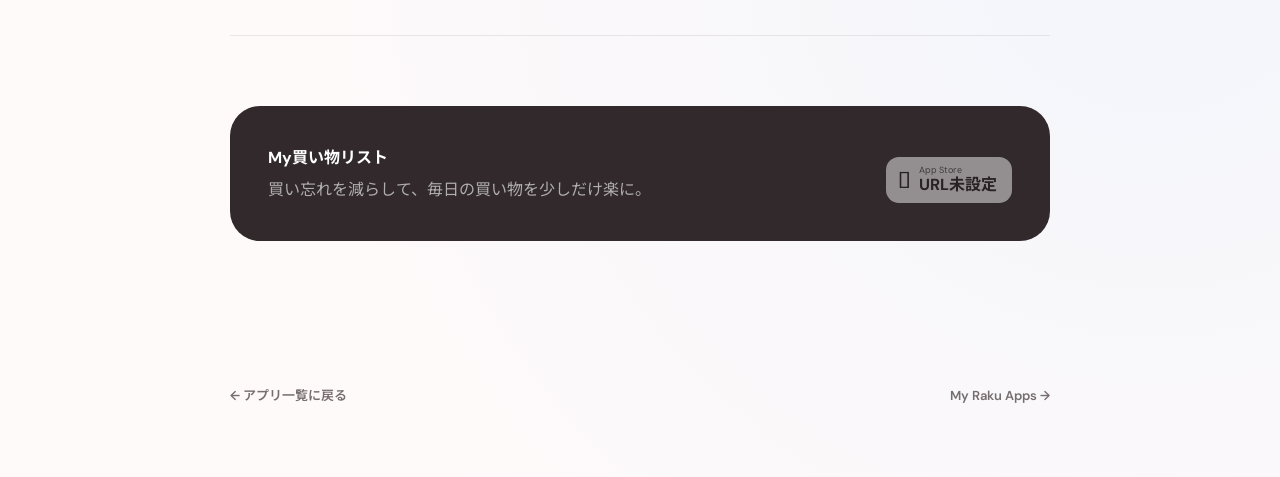
<file: story/myshopping.html>
<!doctype html>
<html lang="ja">

<head>
  <meta charset="utf-8">
  <meta name="viewport" content="width=device-width, initial-scale=1">

  <title>My買い物リスト — My Raku Apps</title>

  <meta
    name="description"
    content="買い忘れを減らして、必要なものを必要な場所で思い出せるように。My買い物リストを作ったきっかけや考えを紹介します。"
  >

  <link rel="stylesheet" href="../style.css">
</head>

<body class="story-page">

  <header class="story-header">

    <a class="brand" href="../index.html">
      <span class="brand-mark">✦</span>
      <span>My Raku Apps</span>
    </a>

    <a class="story-back" href="../index.html#apps">
      ← アプリ一覧へ
    </a>

  </header>


  <main>

    <!-- HERO -->
    <section class="story-hero">

      <div class="story-kicker">
        BEHIND THE APP
      </div>

      <h1>
        「買うの忘れた！」を、<br>
        <span>少しでも減らしたい。</span>
      </h1>

      <p class="story-lead">
        買いたいものを場所やお店ごとにまとめて、<br>
        必要なときにすぐ確認できるシンプルな買い物リストです。
      </p>

    </section>


    <!-- APP ICON -->
    <section class="story-visual">

      <div class="story-app-badge">
        <img
          src="../BuyList.png"
          alt="My買い物リスト アプリアイコン"
        >
      </div>

    </section>


    <section class="story-content">

      <!-- 01 -->
      <article class="story-chapter">

        <div class="story-number">
          01 / THE BEGINNING
        </div>

        <div class="story-copy">

          <h2>
            「今日ドラッグストアに行ったのに。」
          </h2>

          <p>
            「今日ドラッグストアに行ったのに、
            歯ブラシを買うの忘れた！」
          </p>

          <p>
            「せっかく原宿まで来たのに、
            あのお店で買いたかったものを忘れた！」
          </p>

          <p>
            買いたいものを頭の中だけで覚えていると、
            必要なものを忘れてしまったり、
            反対に、家にあるものをもう一度買ってしまったりします。
          </p>

          <p>
            せっかくその場所まで行ったのに、
            帰ってから思い出す。
          </p>

          <p>
            そんな小さな悔しさを減らすために、
            お出かけ前や買い物中に
            すぐ確認できるリストが欲しくて作りました。
          </p>

        </div>

      </article>


      <!-- 02 -->
      <article class="story-chapter">

        <div class="story-number">
          02 / THE PROBLEM
        </div>

        <div class="story-copy">

          <h2>
            せっかく近くまで行ったなら、そのときに買いたい。
          </h2>

          <p>
            時間は有限です。
          </p>

          <p>
            「今度あそこへ行ったら買おう」
            と思っていても、
            いざその場所に行くと忘れてしまうことがあります。
          </p>

          <p>
            そこで、
            単純にひとつの買い物リストにまとめるのではなく、
            <strong>場所やお店ごとにリストを分けられるようにしました。</strong>
          </p>

          <p>
            ドラッグストアで買うもの、
            スーパーで買うもの、
            特定のお店に行ったときに買いたいもの。
          </p>

          <p>
            行き先ごとに整理しておくことで、
            その場所へ行くタイミングで
            必要なものをまとめて確認できます。
          </p>

          <ul class="story-points">
            <li>買うものをすぐ追加</li>
            <li>場所やお店ごとにリストを管理</li>
            <li>買い物中に見やすい一覧</li>
            <li>シンプルな操作</li>
            <li>日常使いしやすい構成</li>
          </ul>

        </div>

      </article>


      <!-- 03 -->
      <article class="story-chapter">

        <div class="story-number">
          03 / DESIGN
        </div>

        <div class="story-copy">

          <h2>
            日常的に使うものだから、すぐ使えるように。
          </h2>

          <p>
            買い物は、
            特別な日にだけするものではなく、
            日常の中で何度も繰り返すものだと思います。
          </p>

          <p>
            だからこそ、
            買うものを登録するたびに
            何度も画面を操作したり、
            細かい設定をしたりするアプリにはしたくありませんでした。
          </p>

          <p>
            思いついたらすぐ追加できて、
            買い終わったらすぐ削除できる。
          </p>

          <p>
            <strong>
              「開く・見る・追加する・消す」が、
              できるだけ迷わずできること。
            </strong>
          </p>

          <p>
            毎日の買い物で気軽に使えることを
            大切にしています。
          </p>

        </div>

      </article>


      <!-- 04 -->
      <article class="story-chapter">

        <div class="story-number">
          04 / AFTER
        </div>

        <div class="story-copy">

          <h2>
            「また今度」を、ひとつ減らす。
          </h2>

          <p>
            買い忘れひとつは、
            それほど大きな問題ではないかもしれません。
          </p>

          <p>
            でも、
            もう一度お店へ行ったり、
            「また忘れた」と少しがっかりしたり。
            そんな小さな手間は、
            毎日の中に積み重なっていきます。
          </p>

          <p>
            近くまで行ったときに、
            買いたかったものをちゃんと思い出せる。
          </p>

          <p>
            My買い物リストが、
            そんな日常の小さな手間を
            少し減らせるアプリになればうれしいです。
          </p>

        </div>

      </article>


      <!-- CTA -->
      <div class="story-cta">

        <div>
          <strong>My買い物リスト</strong>

          <p>
            買い忘れを減らして、毎日の買い物を少しだけ楽に。
          </p>
        </div>

        <span class="store-button store-button-disabled">

          <span class="apple"></span>

          <span>
            <small>App Store</small>
            <strong>URL未設定</strong>
          </span>

        </span>

      </div>

    </section>


    <div class="story-next">

      <a href="../index.html#apps">
        ← アプリ一覧に戻る
      </a>

      <a href="../index.html">
        My Raku Apps →
      </a>

    </div>

  </main>


  <script src="../script.js"></script>

</body>
</html>
</file>
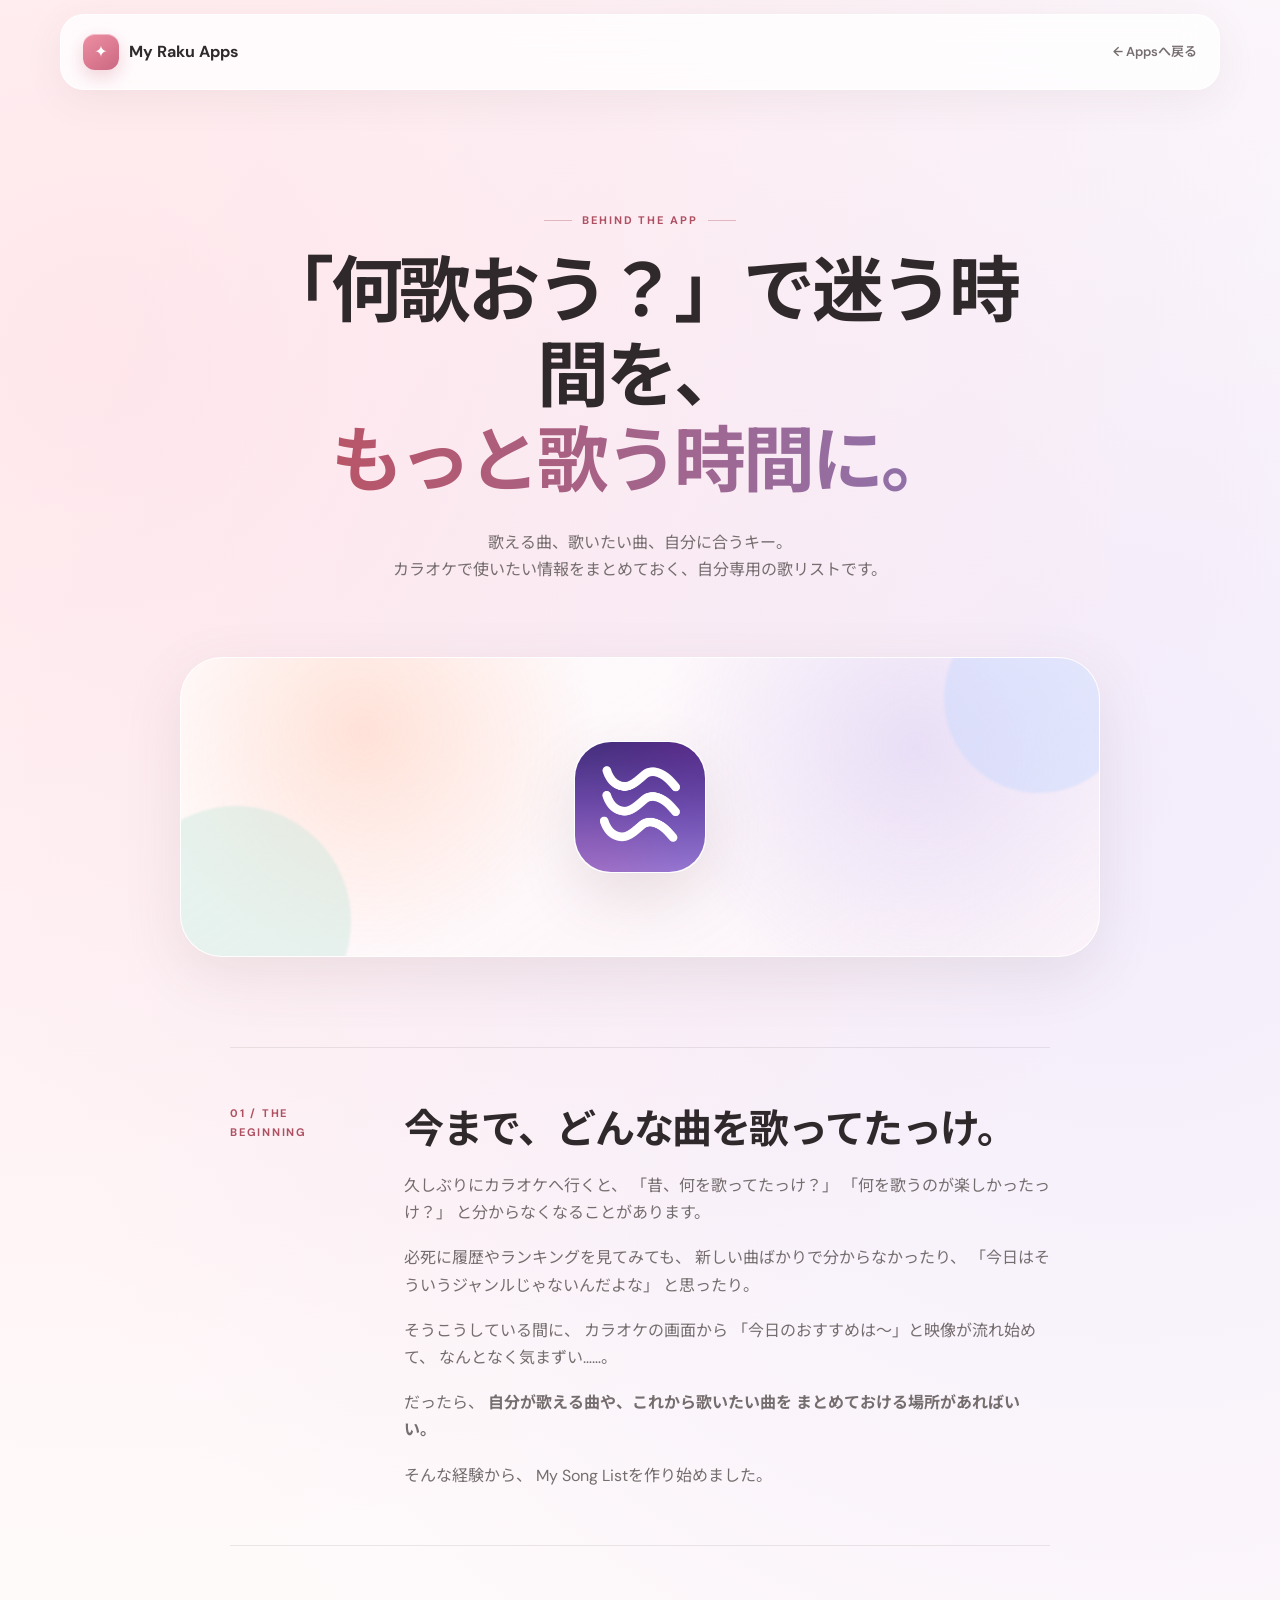
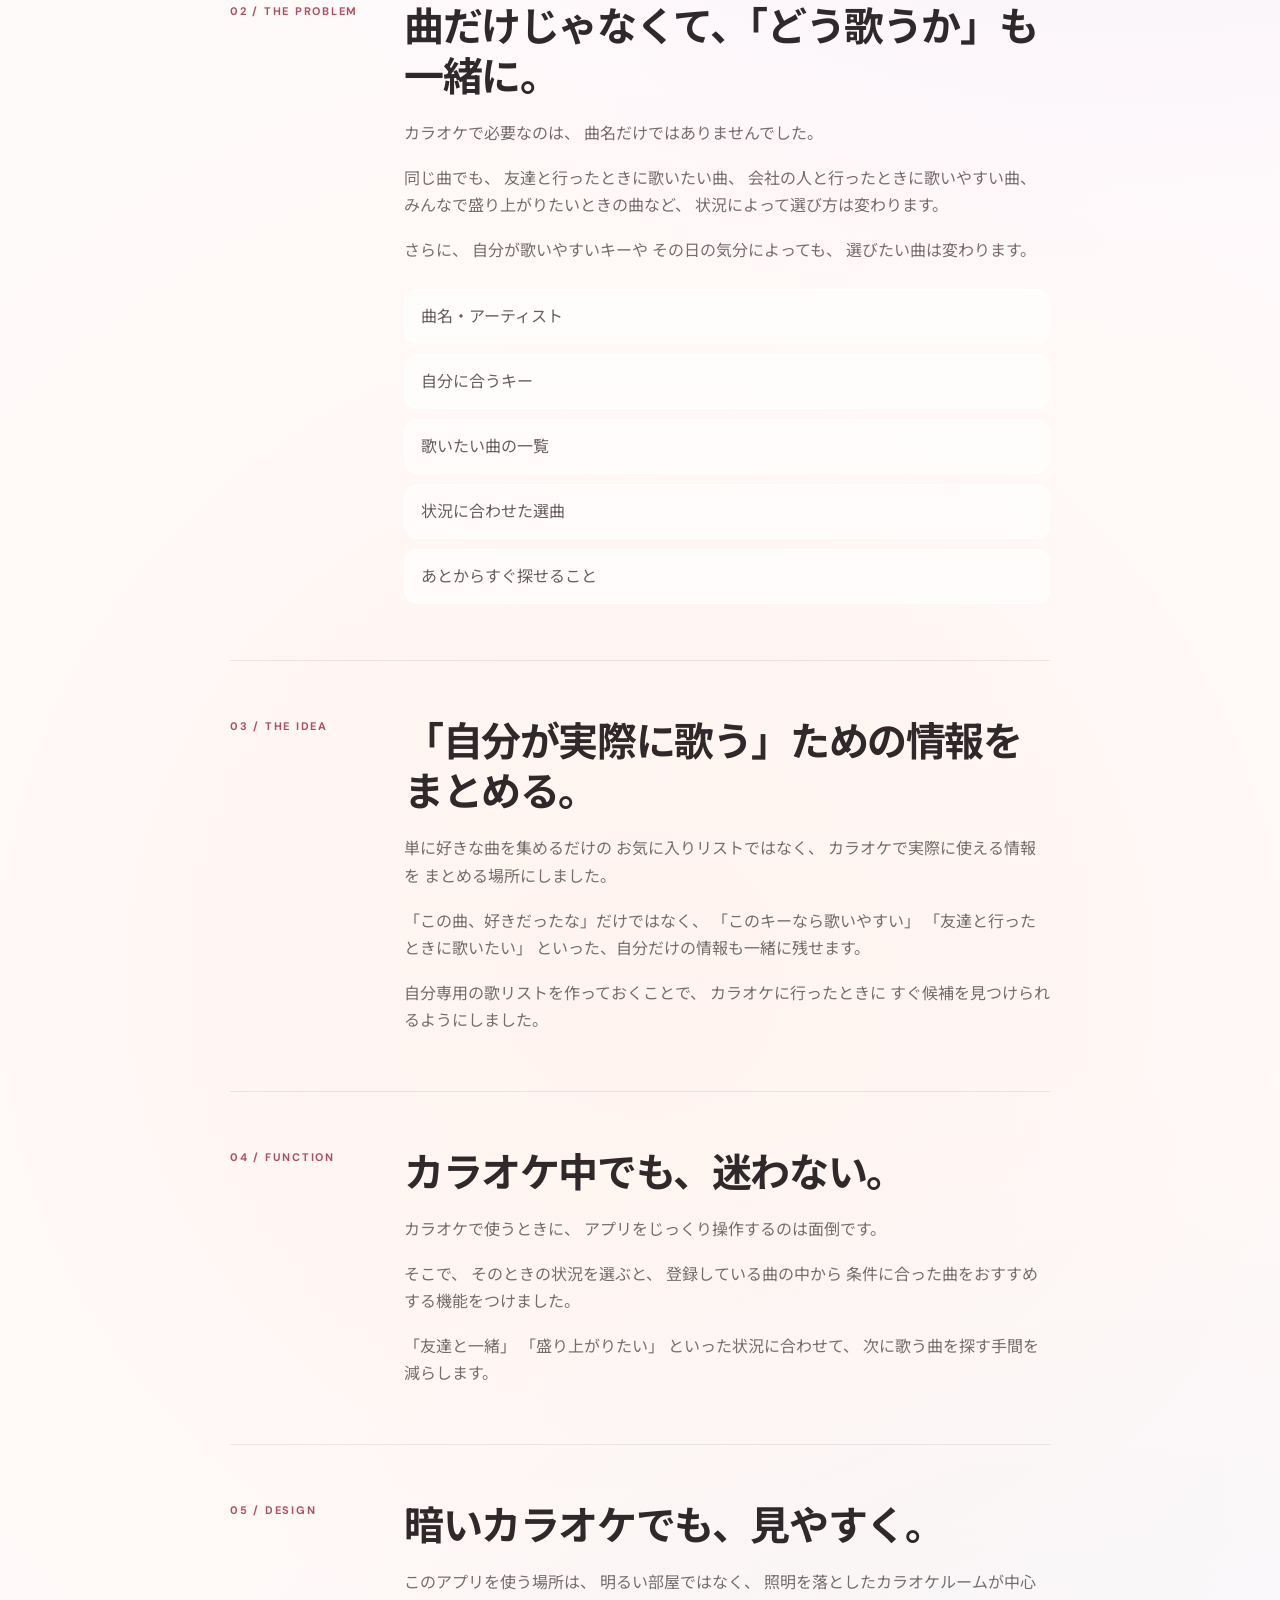
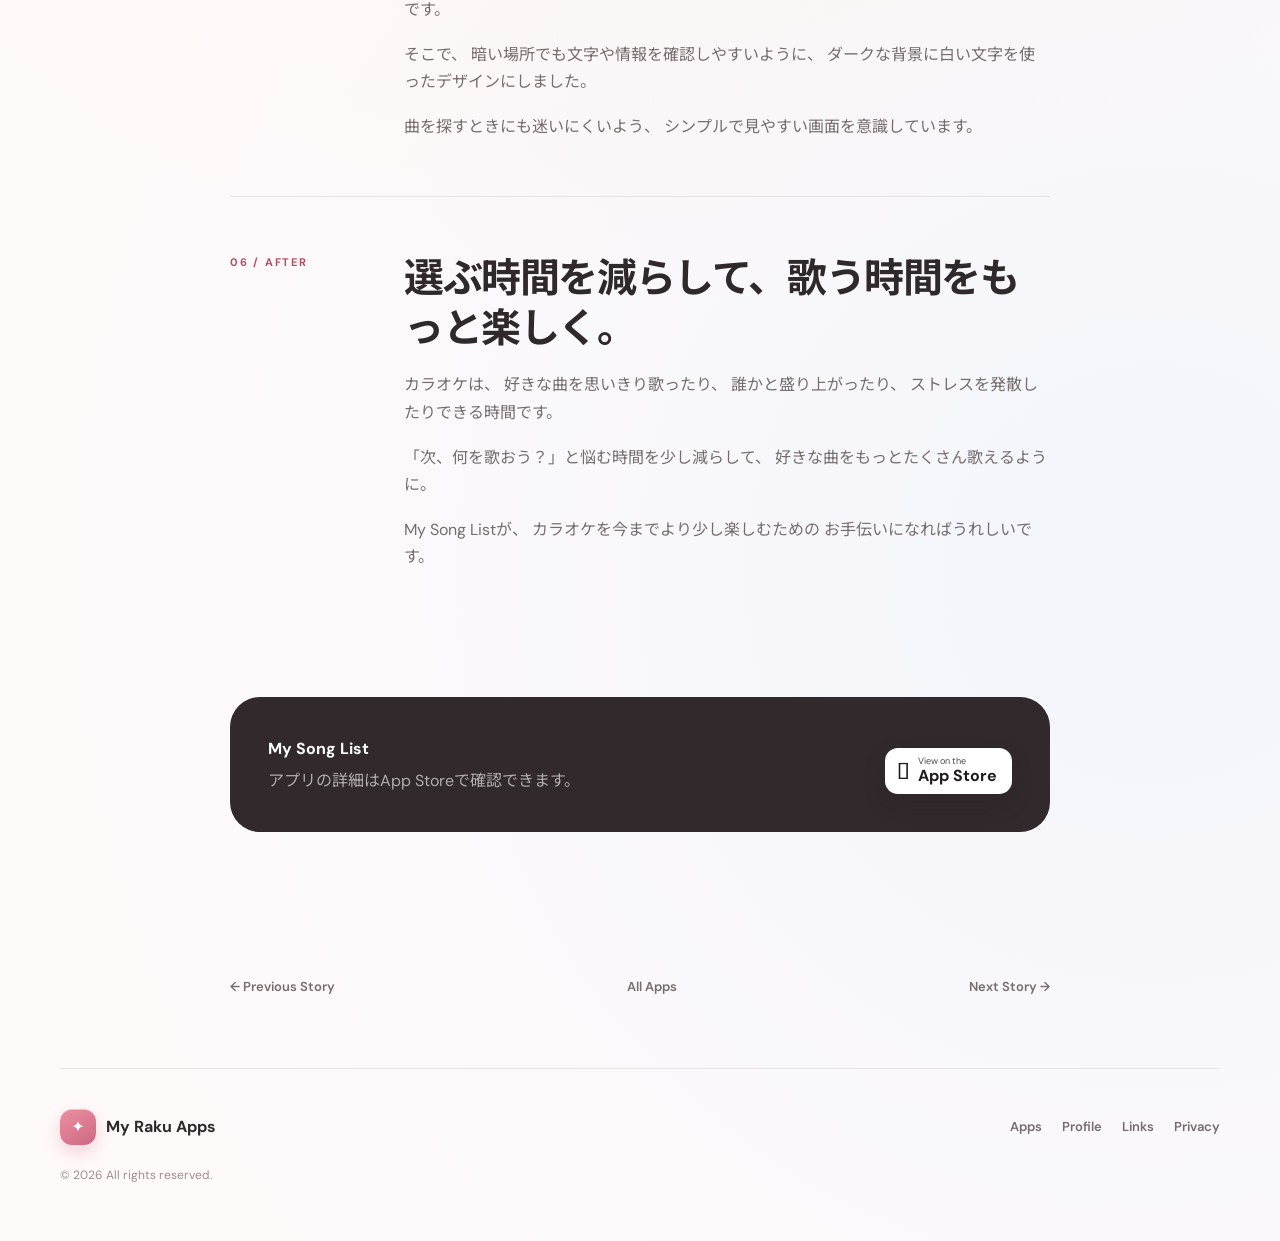
<file: story/mysong.html>
<!doctype html>
<html lang="ja">

<head>
  <meta charset="utf-8">
  <meta name="viewport" content="width=device-width, initial-scale=1">

  <title>My Song List — My Raku Apps</title>

  <meta
    name="description"
    content="カラオケで歌える曲や歌いたい曲を、すぐに思い出せるように。My Song Listを作ったきっかけや考えを紹介します。"
  >

  <meta name="theme-color" content="#fff8f6">

  <link rel="stylesheet" href="../style.css">
</head>


<body class="story-page">

  <!-- HEADER -->
  <header class="story-header">

    <a
      class="brand"
      href="../index.html"
      aria-label="My Raku Apps ホーム"
    >
      <span class="brand-mark">✦</span>
      <span>My Raku Apps</span>
    </a>

    <a
      class="story-back"
      href="../index.html#apps"
    >
      ← Appsへ戻る
    </a>

  </header>


  <main>

    <!-- HERO -->
    <section class="story-hero">

      <div class="story-kicker">
        BEHIND THE APP
      </div>

      <h1>
        「何歌おう？」で迷う時間を、<br>
        <span>もっと歌う時間に。</span>
      </h1>

      <p class="story-lead">
        歌える曲、歌いたい曲、自分に合うキー。<br>
        カラオケで使いたい情報をまとめておく、自分専用の歌リストです。
      </p>

    </section>


    <!-- APP ICON -->
    <div class="story-visual">

      <div class="story-app-badge">
        <img
          src="../SongList.png"
          alt="My Song List アプリアイコン"
        >
      </div>

    </div>


    <div class="story-content">


      <!-- 01 -->
      <section class="story-chapter">

        <div class="story-number">
          01 / THE BEGINNING
        </div>

        <div class="story-copy">

          <h2>
            今まで、どんな曲を歌ってたっけ。
          </h2>

          <p>
            久しぶりにカラオケへ行くと、
            「昔、何を歌ってたっけ？」
            「何を歌うのが楽しかったっけ？」
            と分からなくなることがあります。
          </p>

          <p>
            必死に履歴やランキングを見てみても、
            新しい曲ばかりで分からなかったり、
            「今日はそういうジャンルじゃないんだよな」
            と思ったり。
          </p>

          <p>
            そうこうしている間に、
            カラオケの画面から
            「今日のおすすめは〜」と映像が流れ始めて、
            なんとなく気まずい……。
          </p>

          <p>
            だったら、
            <strong>
              自分が歌える曲や、これから歌いたい曲を
              まとめておける場所があればいい。
            </strong>
          </p>

          <p>
            そんな経験から、
            My Song Listを作り始めました。
          </p>

        </div>

      </section>


      <!-- 02 -->
      <section class="story-chapter">

        <div class="story-number">
          02 / THE PROBLEM
        </div>

        <div class="story-copy">

          <h2>
            曲だけじゃなくて、「どう歌うか」も一緒に。
          </h2>

          <p>
            カラオケで必要なのは、
            曲名だけではありませんでした。
          </p>

          <p>
            同じ曲でも、
            友達と行ったときに歌いたい曲、
            会社の人と行ったときに歌いやすい曲、
            みんなで盛り上がりたいときの曲など、
            状況によって選び方は変わります。
          </p>

          <p>
            さらに、
            自分が歌いやすいキーや
            その日の気分によっても、
            選びたい曲は変わります。
          </p>

          <ul class="story-points">
            <li>曲名・アーティスト</li>
            <li>自分に合うキー</li>
            <li>歌いたい曲の一覧</li>
            <li>状況に合わせた選曲</li>
            <li>あとからすぐ探せること</li>
          </ul>

        </div>

      </section>


      <!-- 03 -->
      <section class="story-chapter">

        <div class="story-number">
          03 / THE IDEA
        </div>

        <div class="story-copy">

          <h2>
            「自分が実際に歌う」ための情報をまとめる。
          </h2>

          <p>
            単に好きな曲を集めるだけの
            お気に入りリストではなく、
            カラオケで実際に使える情報を
            まとめる場所にしました。
          </p>

          <p>
            「この曲、好きだったな」だけではなく、
            「このキーなら歌いやすい」
            「友達と行ったときに歌いたい」
            といった、自分だけの情報も一緒に残せます。
          </p>

          <p>
            自分専用の歌リストを作っておくことで、
            カラオケに行ったときに
            すぐ候補を見つけられるようにしました。
          </p>

        </div>

      </section>


      <!-- 04 -->
      <section class="story-chapter">

        <div class="story-number">
          04 / FUNCTION
        </div>

        <div class="story-copy">

          <h2>
            カラオケ中でも、迷わない。
          </h2>

          <p>
            カラオケで使うときに、
            アプリをじっくり操作するのは面倒です。
          </p>

          <p>
            そこで、
            そのときの状況を選ぶと、
            登録している曲の中から
            条件に合った曲をおすすめする機能をつけました。
          </p>

          <p>
            「友達と一緒」
            「盛り上がりたい」
            といった状況に合わせて、
            次に歌う曲を探す手間を減らします。
          </p>

        </div>

      </section>


      <!-- 05 -->
      <section class="story-chapter">

        <div class="story-number">
          05 / DESIGN
        </div>

        <div class="story-copy">

          <h2>
            暗いカラオケでも、見やすく。
          </h2>

          <p>
            このアプリを使う場所は、
            明るい部屋ではなく、
            照明を落としたカラオケルームが中心です。
          </p>

          <p>
            そこで、
            暗い場所でも文字や情報を確認しやすいように、
            ダークな背景に白い文字を使ったデザインにしました。
          </p>

          <p>
            曲を探すときにも迷いにくいよう、
            シンプルで見やすい画面を意識しています。
          </p>

        </div>

      </section>


      <!-- 06 -->
      <section class="story-chapter">

        <div class="story-number">
          06 / AFTER
        </div>

        <div class="story-copy">

          <h2>
            選ぶ時間を減らして、歌う時間をもっと楽しく。
          </h2>

          <p>
            カラオケは、
            好きな曲を思いきり歌ったり、
            誰かと盛り上がったり、
            ストレスを発散したりできる時間です。
          </p>

          <p>
            「次、何を歌おう？」と悩む時間を少し減らして、
            好きな曲をもっとたくさん歌えるように。
          </p>

          <p>
            My Song Listが、
            カラオケを今までより少し楽しむための
            お手伝いになればうれしいです。
          </p>

        </div>

      </section>


      <!-- APP STORE -->
      <section class="story-cta">

        <div>

          <strong>
            My Song List
          </strong>

          <p>
            アプリの詳細はApp Storeで確認できます。
          </p>

        </div>


        <a
          class="store-button"
          href="https://apps.apple.com/app/id6780097543"
          target="_blank"
          rel="noopener noreferrer"
        >

          <span class="apple">
            
          </span>

          <span>
            <small>View on the</small>
            <strong>App Store</strong>
          </span>

        </a>

      </section>


    </div>


    <!-- NEXT -->
    <nav class="story-next">

      <a href="mytreasure.html">
        ← Previous Story
      </a>

      <a href="../index.html#apps">
        All Apps
      </a>

      <a href="mydegu.html">
        Next Story →
      </a>

    </nav>

  </main>


  <!-- FOOTER -->
  <footer class="footer">

    <a
      class="brand footer-brand"
      href="../index.html"
    >
      <span class="brand-mark">✦</span>
      <span>My Raku Apps</span>
    </a>

    <div class="footer-links">
      <a href="../index.html#apps">Apps</a>
      <a href="../index.html#profile">Profile</a>
      <a href="../index.html#links">Links</a>
      <a href="../privacy.html">Privacy</a>
    </div>

    <p>
      © <span id="year"></span> All rights reserved.
    </p>

  </footer>


  <script src="../script.js"></script>

</body>
</html>
</file>
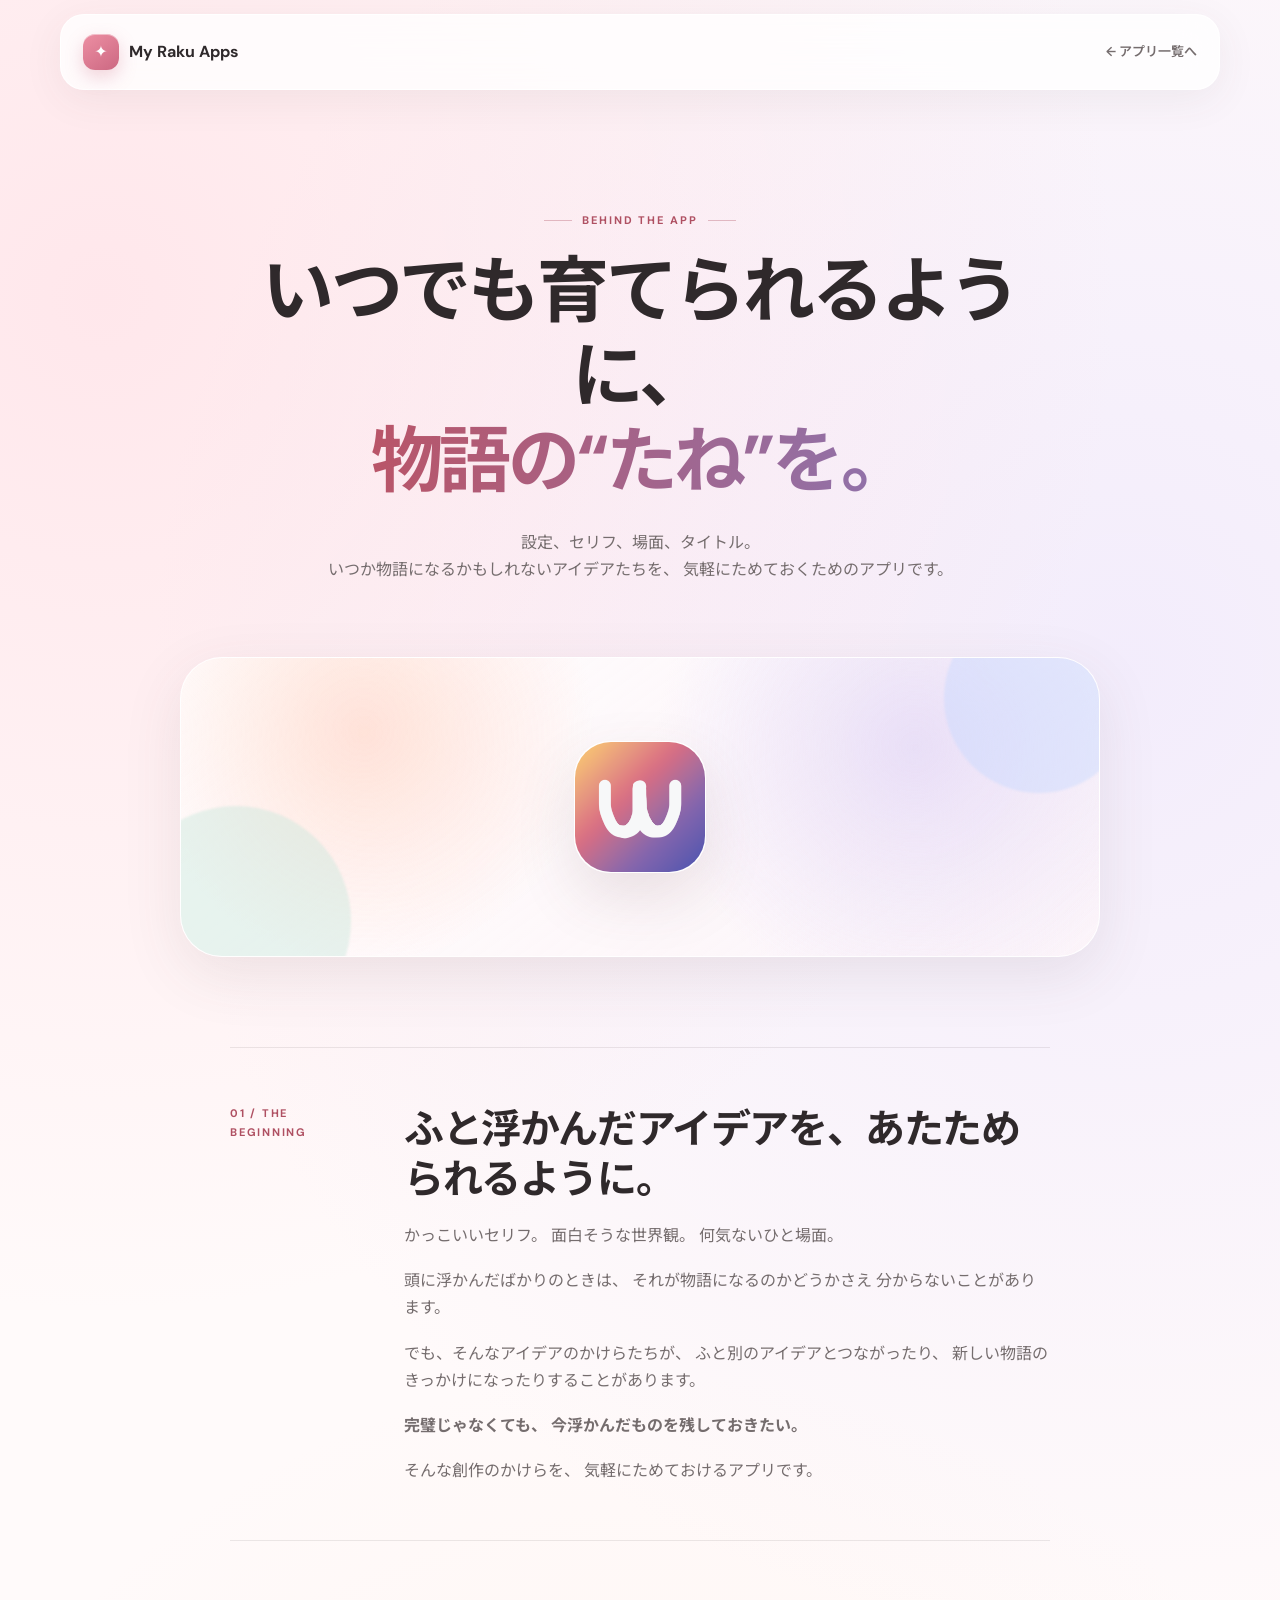
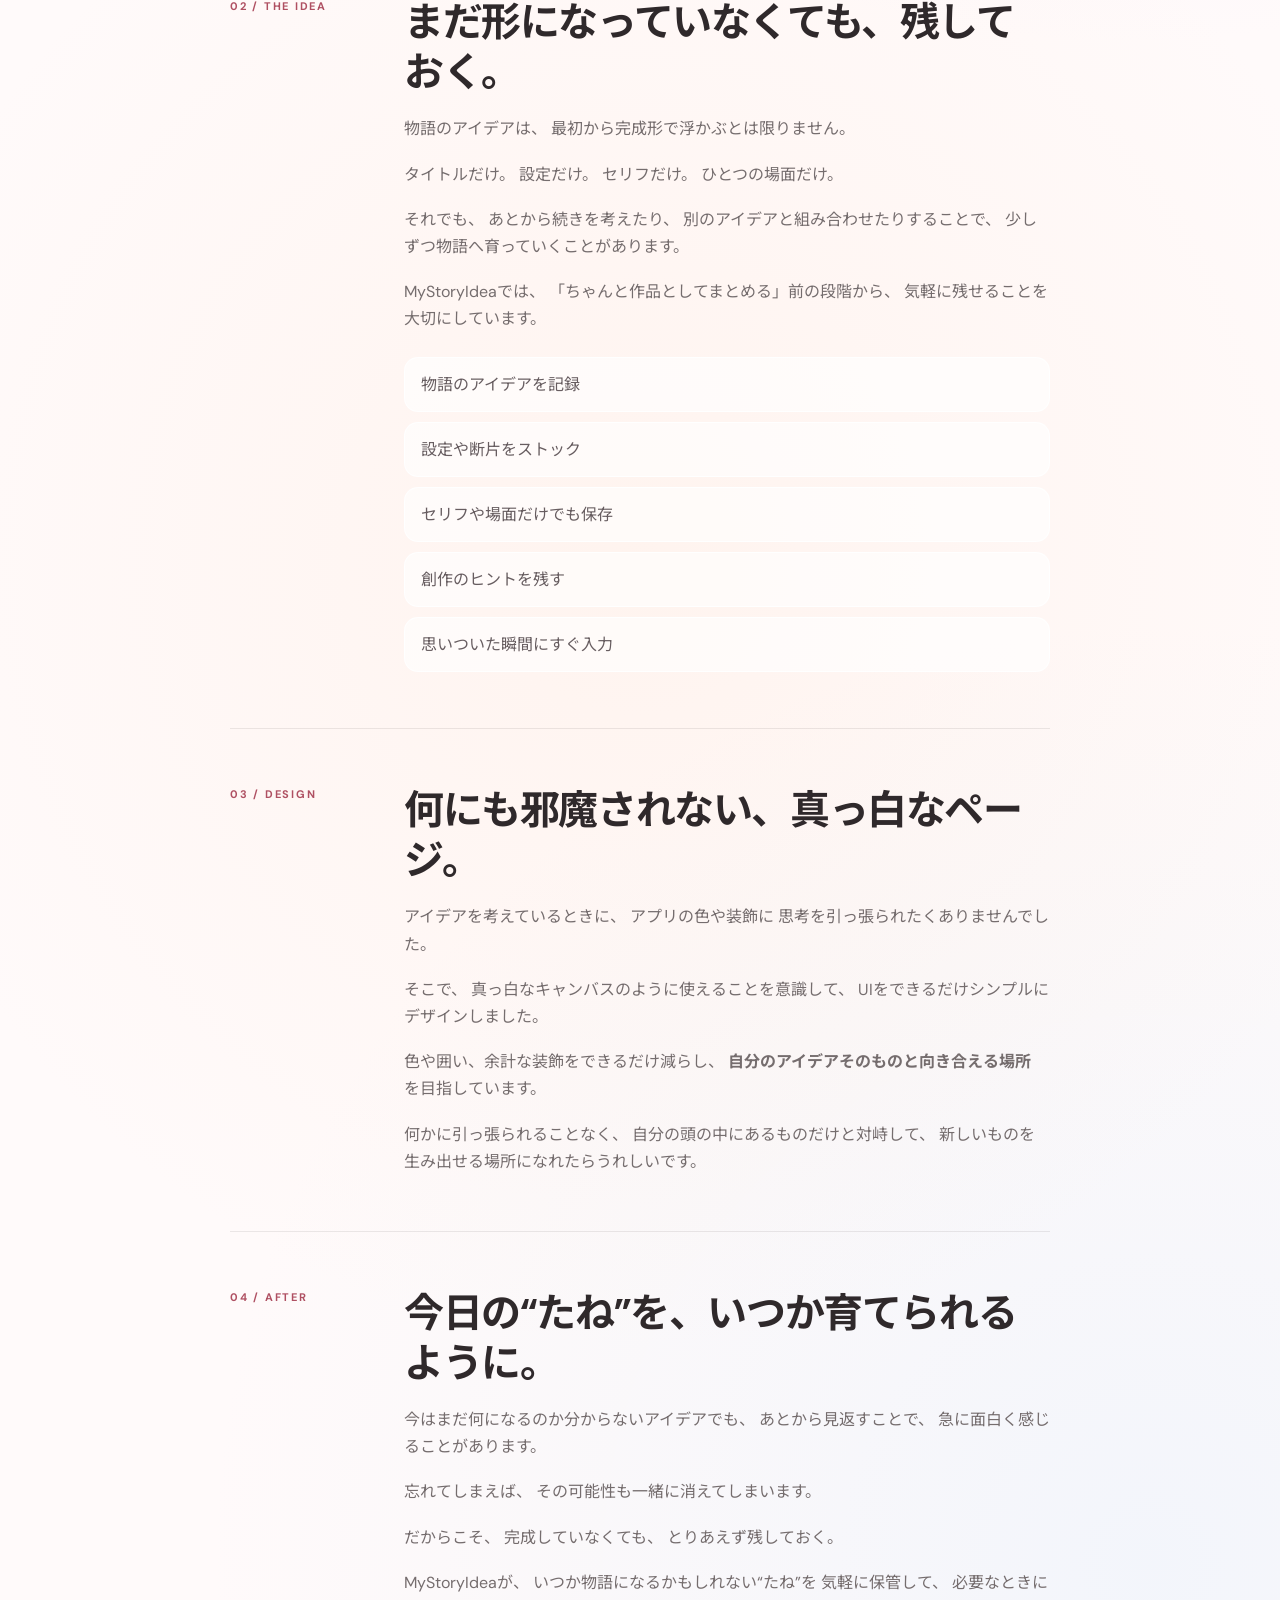
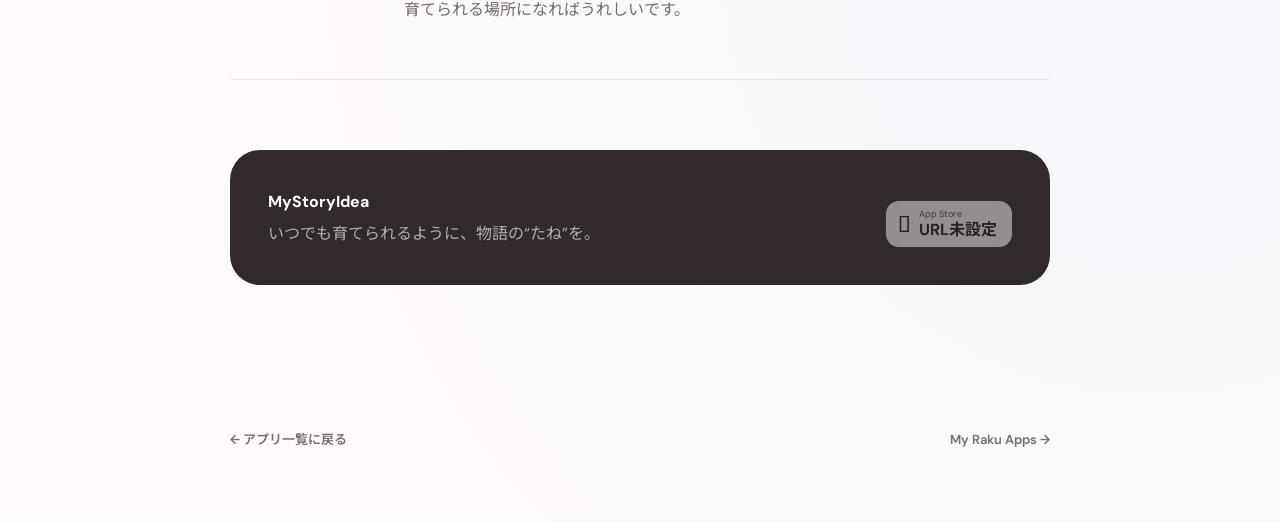
<file: story/mystoryidea.html>
<!doctype html>
<html lang="ja">

<head>
  <meta charset="utf-8">
  <meta name="viewport" content="width=device-width, initial-scale=1">

  <title>MyStoryIdea — My Raku Apps</title>

  <meta
    name="description"
    content="いつか物語になるかもしれないアイデアのたねを、気軽に残して育てていく。MyStoryIdeaを作ったきっかけや考えを紹介します。"
  >

  <link rel="stylesheet" href="../style.css">
</head>

<body class="story-page">

  <header class="story-header">

    <a class="brand" href="../index.html">
      <span class="brand-mark">✦</span>
      <span>My Raku Apps</span>
    </a>

    <a class="story-back" href="../index.html#apps">
      ← アプリ一覧へ
    </a>

  </header>


  <main>

    <!-- HERO -->
    <section class="story-hero">

      <div class="story-kicker">
        BEHIND THE APP
      </div>

      <h1>
        いつでも育てられるように、<br>
        <span>物語の“たね”を。</span>
      </h1>

      <p class="story-lead">
        設定、セリフ、場面、タイトル。<br>
        いつか物語になるかもしれないアイデアたちを、
        気軽にためておくためのアプリです。
      </p>

    </section>


    <!-- APP ICON -->
    <section class="story-visual">

      <div class="story-app-badge">
        <img
          src="../Story.png"
          alt="MyStoryIdea アプリアイコン"
        >
      </div>

    </section>


    <section class="story-content">


      <!-- 01 -->
      <article class="story-chapter">

        <div class="story-number">
          01 / THE BEGINNING
        </div>

        <div class="story-copy">

          <h2>
            ふと浮かんだアイデアを、あたためられるように。
          </h2>

          <p>
            かっこいいセリフ。
            面白そうな世界観。
            何気ないひと場面。
          </p>

          <p>
            頭に浮かんだばかりのときは、
            それが物語になるのかどうかさえ
            分からないことがあります。
          </p>

          <p>
            でも、そんなアイデアのかけらたちが、
            ふと別のアイデアとつながったり、
            新しい物語のきっかけになったりすることがあります。
          </p>

          <p>
            <strong>
              完璧じゃなくても、
              今浮かんだものを残しておきたい。
            </strong>
          </p>

          <p>
            そんな創作のかけらを、
            気軽にためておけるアプリです。
          </p>

        </div>

      </article>


      <!-- 02 -->
      <article class="story-chapter">

        <div class="story-number">
          02 / THE IDEA
        </div>

        <div class="story-copy">

          <h2>
            まだ形になっていなくても、残しておく。
          </h2>

          <p>
            物語のアイデアは、
            最初から完成形で浮かぶとは限りません。
          </p>

          <p>
            タイトルだけ。
            設定だけ。
            セリフだけ。
            ひとつの場面だけ。
          </p>

          <p>
            それでも、
            あとから続きを考えたり、
            別のアイデアと組み合わせたりすることで、
            少しずつ物語へ育っていくことがあります。
          </p>

          <p>
            MyStoryIdeaでは、
            「ちゃんと作品としてまとめる」前の段階から、
            気軽に残せることを大切にしています。
          </p>

          <ul class="story-points">
            <li>物語のアイデアを記録</li>
            <li>設定や断片をストック</li>
            <li>セリフや場面だけでも保存</li>
            <li>創作のヒントを残す</li>
            <li>思いついた瞬間にすぐ入力</li>
          </ul>

        </div>

      </article>


      <!-- 03 -->
      <article class="story-chapter">

        <div class="story-number">
          03 / DESIGN
        </div>

        <div class="story-copy">

          <h2>
            何にも邪魔されない、真っ白なページ。
          </h2>

          <p>
            アイデアを考えているときに、
            アプリの色や装飾に
            思考を引っ張られたくありませんでした。
          </p>

          <p>
            そこで、
            真っ白なキャンバスのように使えることを意識して、
            UIをできるだけシンプルにデザインしました。
          </p>

          <p>
            色や囲い、余計な装飾をできるだけ減らし、
            <strong>
              自分のアイデアそのものと向き合える場所
            </strong>
            を目指しています。
          </p>

          <p>
            何かに引っ張られることなく、
            自分の頭の中にあるものだけと対峙して、
            新しいものを生み出せる場所になれたらうれしいです。
          </p>

        </div>

      </article>


      <!-- 04 -->
      <article class="story-chapter">

        <div class="story-number">
          04 / AFTER
        </div>

        <div class="story-copy">

          <h2>
            今日の“たね”を、いつか育てられるように。
          </h2>

          <p>
            今はまだ何になるのか分からないアイデアでも、
            あとから見返すことで、
            急に面白く感じることがあります。
          </p>

          <p>
            忘れてしまえば、
            その可能性も一緒に消えてしまいます。
          </p>

          <p>
            だからこそ、
            完成していなくても、
            とりあえず残しておく。
          </p>

          <p>
            MyStoryIdeaが、
            いつか物語になるかもしれない“たね”を
            気軽に保管して、
            必要なときに育てられる場所になればうれしいです。
          </p>

        </div>

      </article>


      <!-- CTA -->
      <div class="story-cta">

        <div>

          <strong>
            MyStoryIdea
          </strong>

          <p>
            いつでも育てられるように、物語の“たね”を。
          </p>

        </div>


        <span class="store-button store-button-disabled">

          <span class="apple">
            
          </span>

          <span>
            <small>App Store</small>
            <strong>URL未設定</strong>
          </span>

        </span>

      </div>

    </section>


    <div class="story-next">

      <a href="../index.html#apps">
        ← アプリ一覧に戻る
      </a>

      <a href="../index.html">
        My Raku Apps →
      </a>

    </div>

  </main>


  <script src="../script.js"></script>

</body>
</html>
</file>
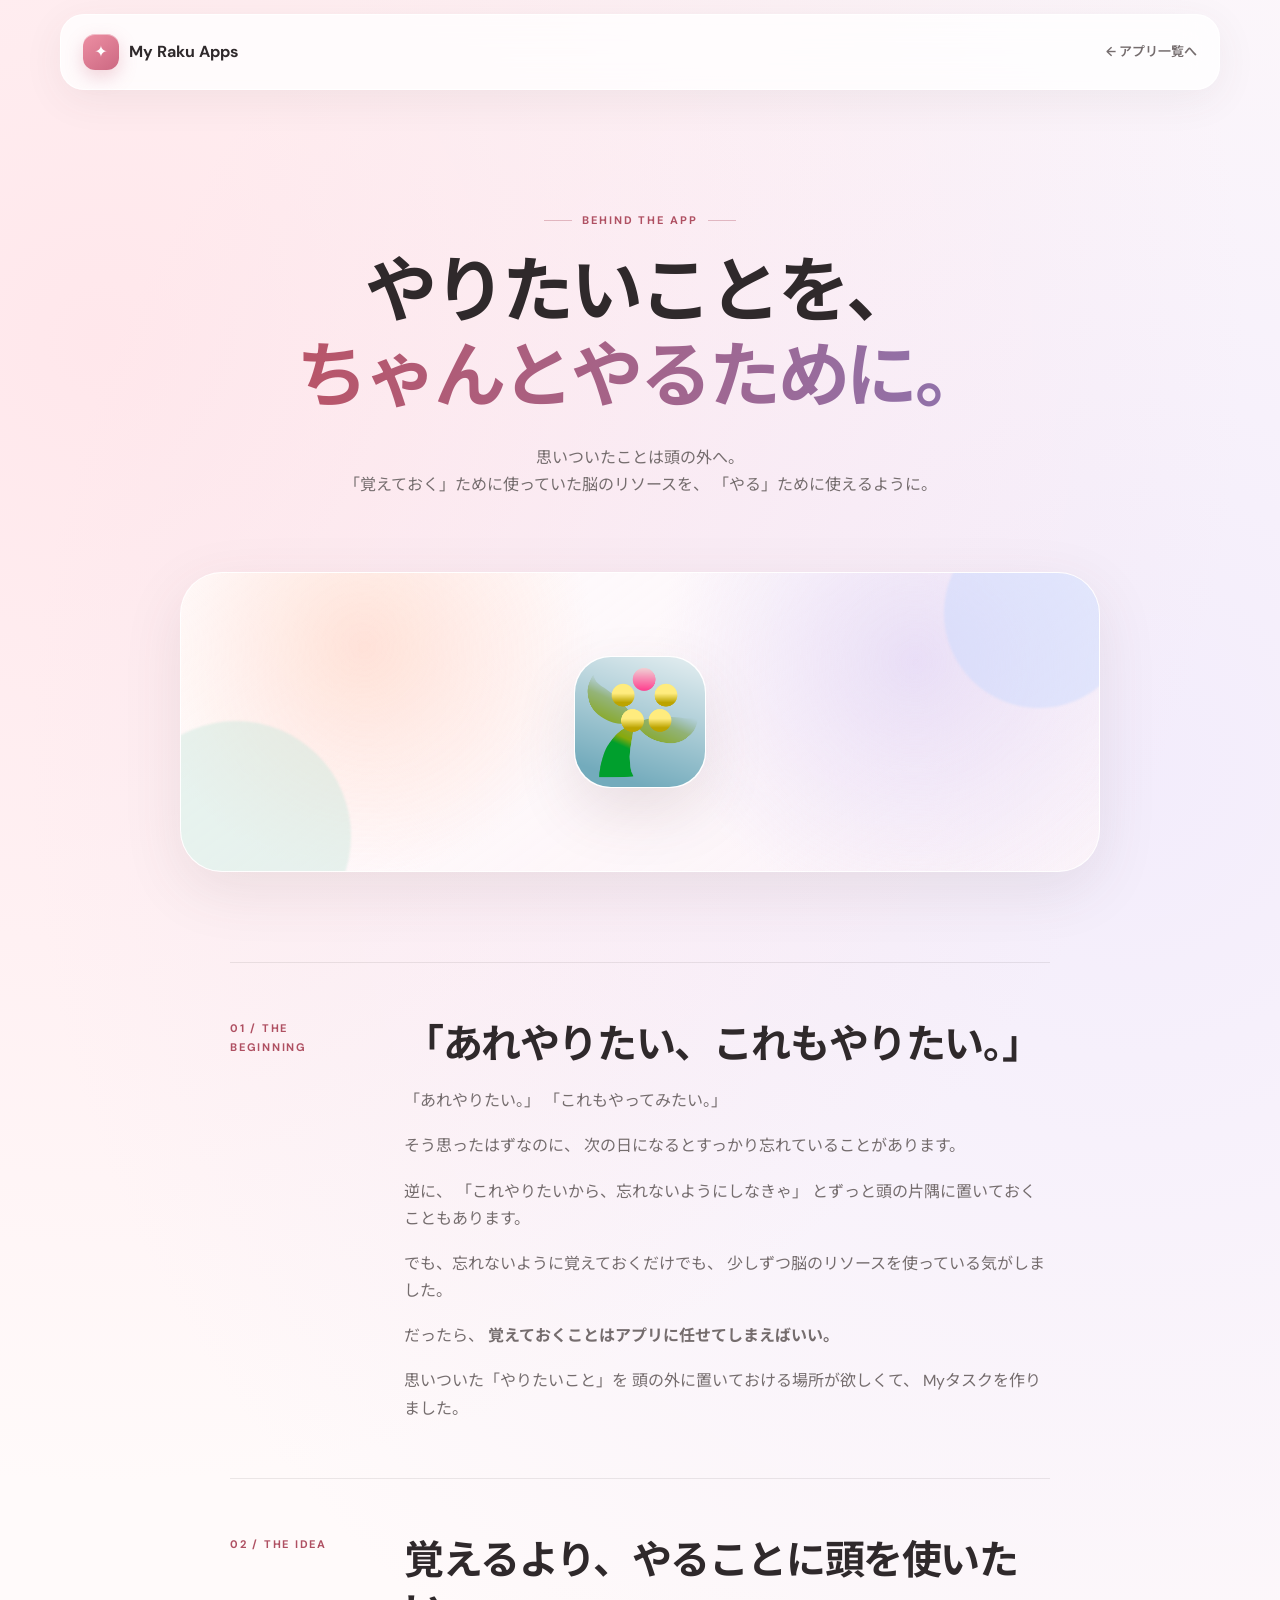
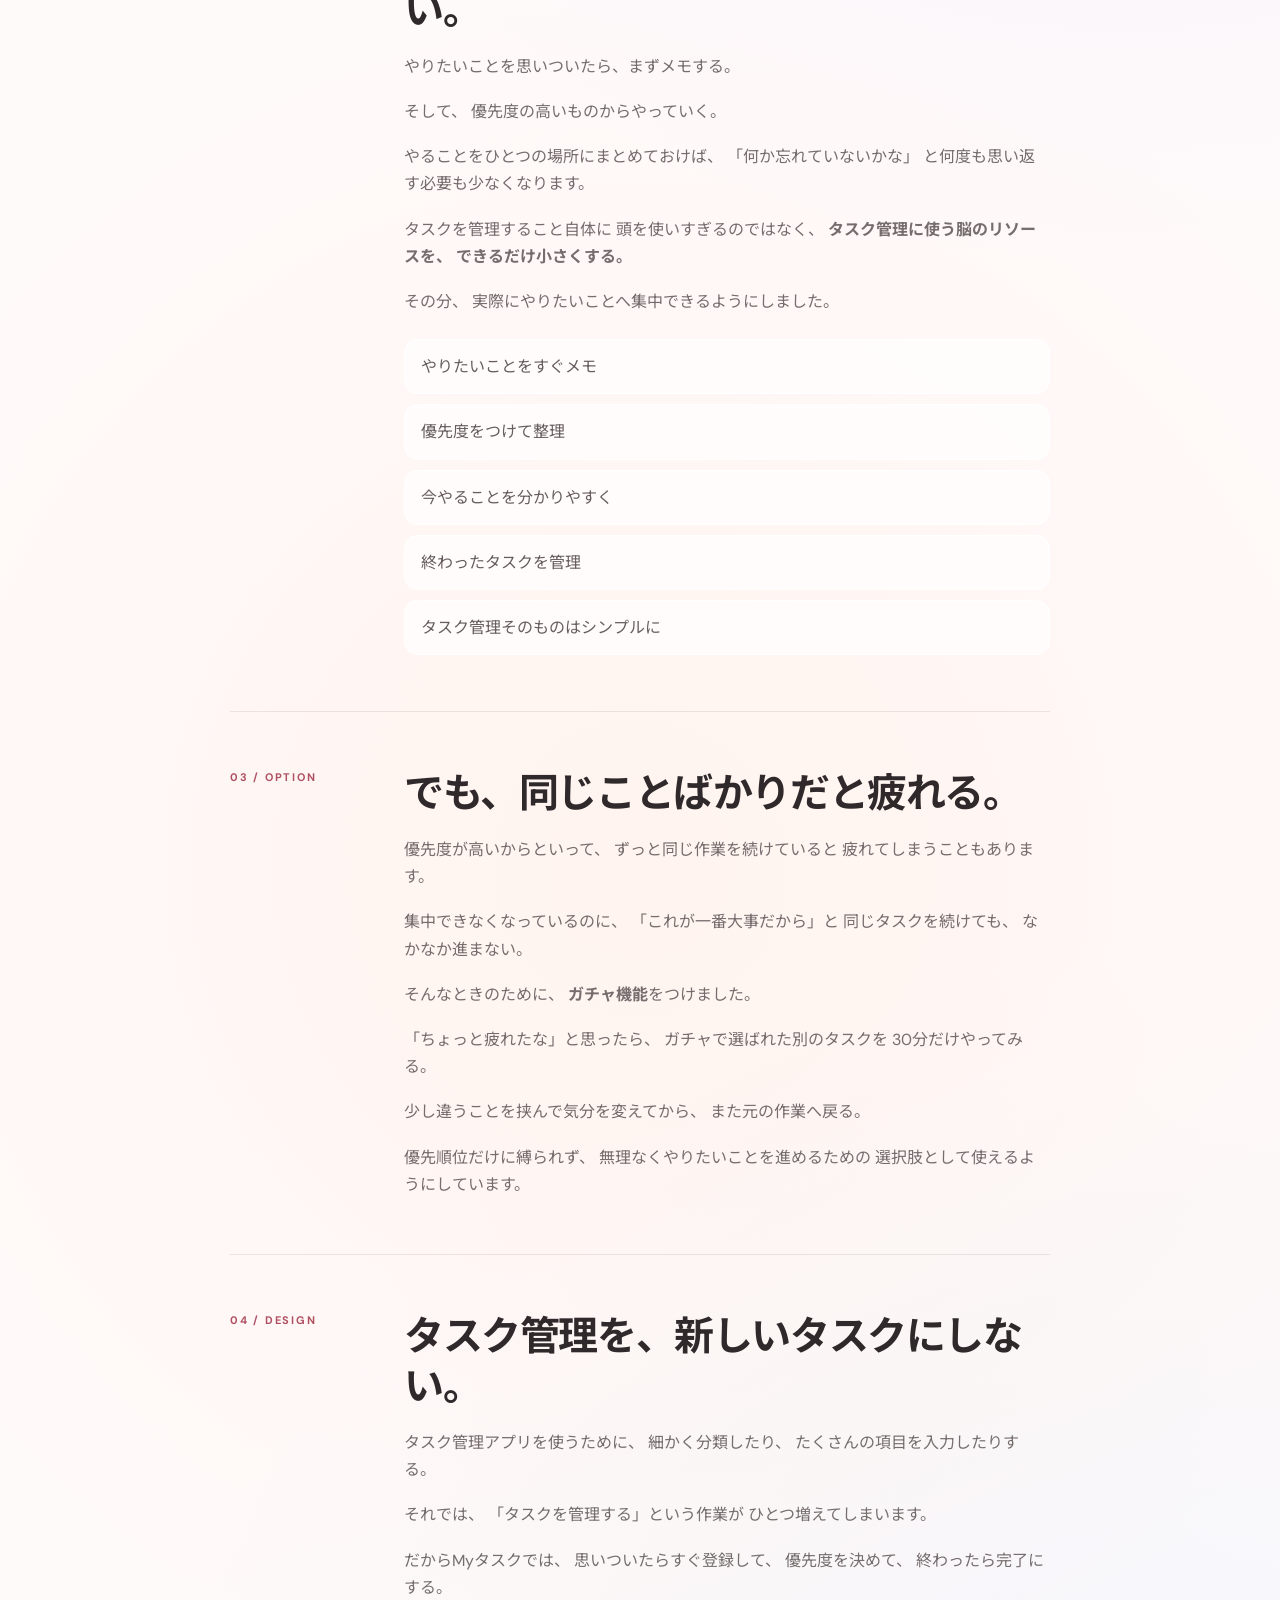
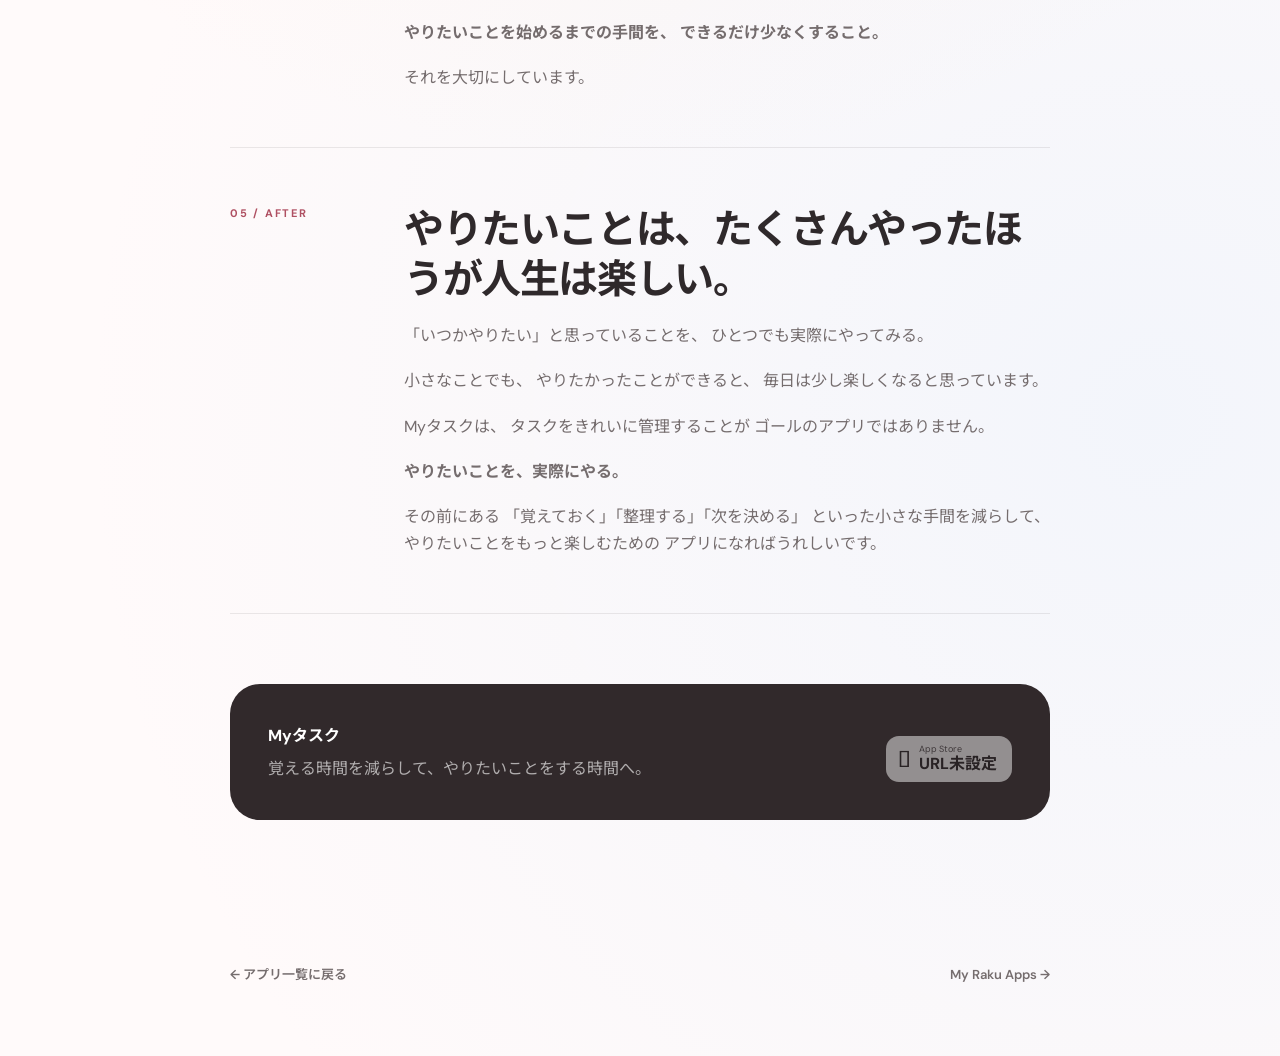
<file: story/mytask.html>
<!doctype html>
<html lang="ja">

<head>
  <meta charset="utf-8">
  <meta name="viewport" content="width=device-width, initial-scale=1">

  <title>Myタスク — My Raku Apps</title>

  <meta
    name="description"
    content="やりたいことを忘れず、頭の中からいったん外して、実際に行動するために。Myタスクを作ったきっかけや考えを紹介します。"
  >

  <link rel="stylesheet" href="../style.css">
</head>

<body class="story-page">

  <header class="story-header">

    <a class="brand" href="../index.html">
      <span class="brand-mark">✦</span>
      <span>My Raku Apps</span>
    </a>

    <a class="story-back" href="../index.html#apps">
      ← アプリ一覧へ
    </a>

  </header>


  <main>

    <!-- HERO -->
    <section class="story-hero">

      <div class="story-kicker">
        BEHIND THE APP
      </div>

      <h1>
        やりたいことを、<br>
        <span>ちゃんとやるために。</span>
      </h1>

      <p class="story-lead">
        思いついたことは頭の外へ。<br>
        「覚えておく」ために使っていた脳のリソースを、
        「やる」ために使えるように。
      </p>

    </section>


    <!-- APP ICON -->
    <section class="story-visual">

      <div class="story-app-badge">
        <img
          src="../Task.png"
          alt="Myタスク アプリアイコン"
        >
      </div>

    </section>


    <section class="story-content">


      <!-- 01 -->
      <article class="story-chapter">

        <div class="story-number">
          01 / THE BEGINNING
        </div>

        <div class="story-copy">

          <h2>
            「あれやりたい、これもやりたい。」
          </h2>

          <p>
            「あれやりたい。」
            「これもやってみたい。」
          </p>

          <p>
            そう思ったはずなのに、
            次の日になるとすっかり忘れていることがあります。
          </p>

          <p>
            逆に、
            「これやりたいから、忘れないようにしなきゃ」
            とずっと頭の片隅に置いておくこともあります。
          </p>

          <p>
            でも、忘れないように覚えておくだけでも、
            少しずつ脳のリソースを使っている気がしました。
          </p>

          <p>
            だったら、
            <strong>
              覚えておくことはアプリに任せてしまえばいい。
            </strong>
          </p>

          <p>
            思いついた「やりたいこと」を
            頭の外に置いておける場所が欲しくて、
            Myタスクを作りました。
          </p>

        </div>

      </article>


      <!-- 02 -->
      <article class="story-chapter">

        <div class="story-number">
          02 / THE IDEA
        </div>

        <div class="story-copy">

          <h2>
            覚えるより、やることに頭を使いたい。
          </h2>

          <p>
            やりたいことを思いついたら、まずメモする。
          </p>

          <p>
            そして、
            優先度の高いものからやっていく。
          </p>

          <p>
            やることをひとつの場所にまとめておけば、
            「何か忘れていないかな」
            と何度も思い返す必要も少なくなります。
          </p>

          <p>
            タスクを管理すること自体に
            頭を使いすぎるのではなく、
            <strong>
              タスク管理に使う脳のリソースを、
              できるだけ小さくする。
            </strong>
          </p>

          <p>
            その分、
            実際にやりたいことへ集中できるようにしました。
          </p>

          <ul class="story-points">
            <li>やりたいことをすぐメモ</li>
            <li>優先度をつけて整理</li>
            <li>今やることを分かりやすく</li>
            <li>終わったタスクを管理</li>
            <li>タスク管理そのものはシンプルに</li>
          </ul>

        </div>

      </article>


      <!-- 03 -->
      <article class="story-chapter">

        <div class="story-number">
          03 / OPTION
        </div>

        <div class="story-copy">

          <h2>
            でも、同じことばかりだと疲れる。
          </h2>

          <p>
            優先度が高いからといって、
            ずっと同じ作業を続けていると
            疲れてしまうこともあります。
          </p>

          <p>
            集中できなくなっているのに、
            「これが一番大事だから」と
            同じタスクを続けても、
            なかなか進まない。
          </p>

          <p>
            そんなときのために、
            <strong>ガチャ機能</strong>をつけました。
          </p>

          <p>
            「ちょっと疲れたな」と思ったら、
            ガチャで選ばれた別のタスクを
            30分だけやってみる。
          </p>

          <p>
            少し違うことを挟んで気分を変えてから、
            また元の作業へ戻る。
          </p>

          <p>
            優先順位だけに縛られず、
            無理なくやりたいことを進めるための
            選択肢として使えるようにしています。
          </p>

        </div>

      </article>


      <!-- 04 -->
      <article class="story-chapter">

        <div class="story-number">
          04 / DESIGN
        </div>

        <div class="story-copy">

          <h2>
            タスク管理を、新しいタスクにしない。
          </h2>

          <p>
            タスク管理アプリを使うために、
            細かく分類したり、
            たくさんの項目を入力したりする。
          </p>

          <p>
            それでは、
            「タスクを管理する」という作業が
            ひとつ増えてしまいます。
          </p>

          <p>
            だからMyタスクでは、
            思いついたらすぐ登録して、
            優先度を決めて、
            終わったら完了にする。
          </p>

          <p>
            <strong>
              やりたいことを始めるまでの手間を、
              できるだけ少なくすること。
            </strong>
          </p>

          <p>
            それを大切にしています。
          </p>

        </div>

      </article>


      <!-- 05 -->
      <article class="story-chapter">

        <div class="story-number">
          05 / AFTER
        </div>

        <div class="story-copy">

          <h2>
            やりたいことは、たくさんやったほうが人生は楽しい。
          </h2>

          <p>
            「いつかやりたい」と思っていることを、
            ひとつでも実際にやってみる。
          </p>

          <p>
            小さなことでも、
            やりたかったことができると、
            毎日は少し楽しくなると思っています。
          </p>

          <p>
            Myタスクは、
            タスクをきれいに管理することが
            ゴールのアプリではありません。
          </p>

          <p>
            <strong>
              やりたいことを、実際にやる。
            </strong>
          </p>

          <p>
            その前にある
            「覚えておく」「整理する」「次を決める」
            といった小さな手間を減らして、
            やりたいことをもっと楽しむための
            アプリになればうれしいです。
          </p>

        </div>

      </article>


      <!-- CTA -->
      <div class="story-cta">

        <div>

          <strong>
            Myタスク
          </strong>

          <p>
            覚える時間を減らして、やりたいことをする時間へ。
          </p>

        </div>


        <span class="store-button store-button-disabled">

          <span class="apple"></span>

          <span>
            <small>App Store</small>
            <strong>URL未設定</strong>
          </span>

        </span>

      </div>

    </section>


    <div class="story-next">

      <a href="../index.html#apps">
        ← アプリ一覧に戻る
      </a>

      <a href="../index.html">
        My Raku Apps →
      </a>

    </div>

  </main>


  <script src="../script.js"></script>

</body>
</html>
</file>
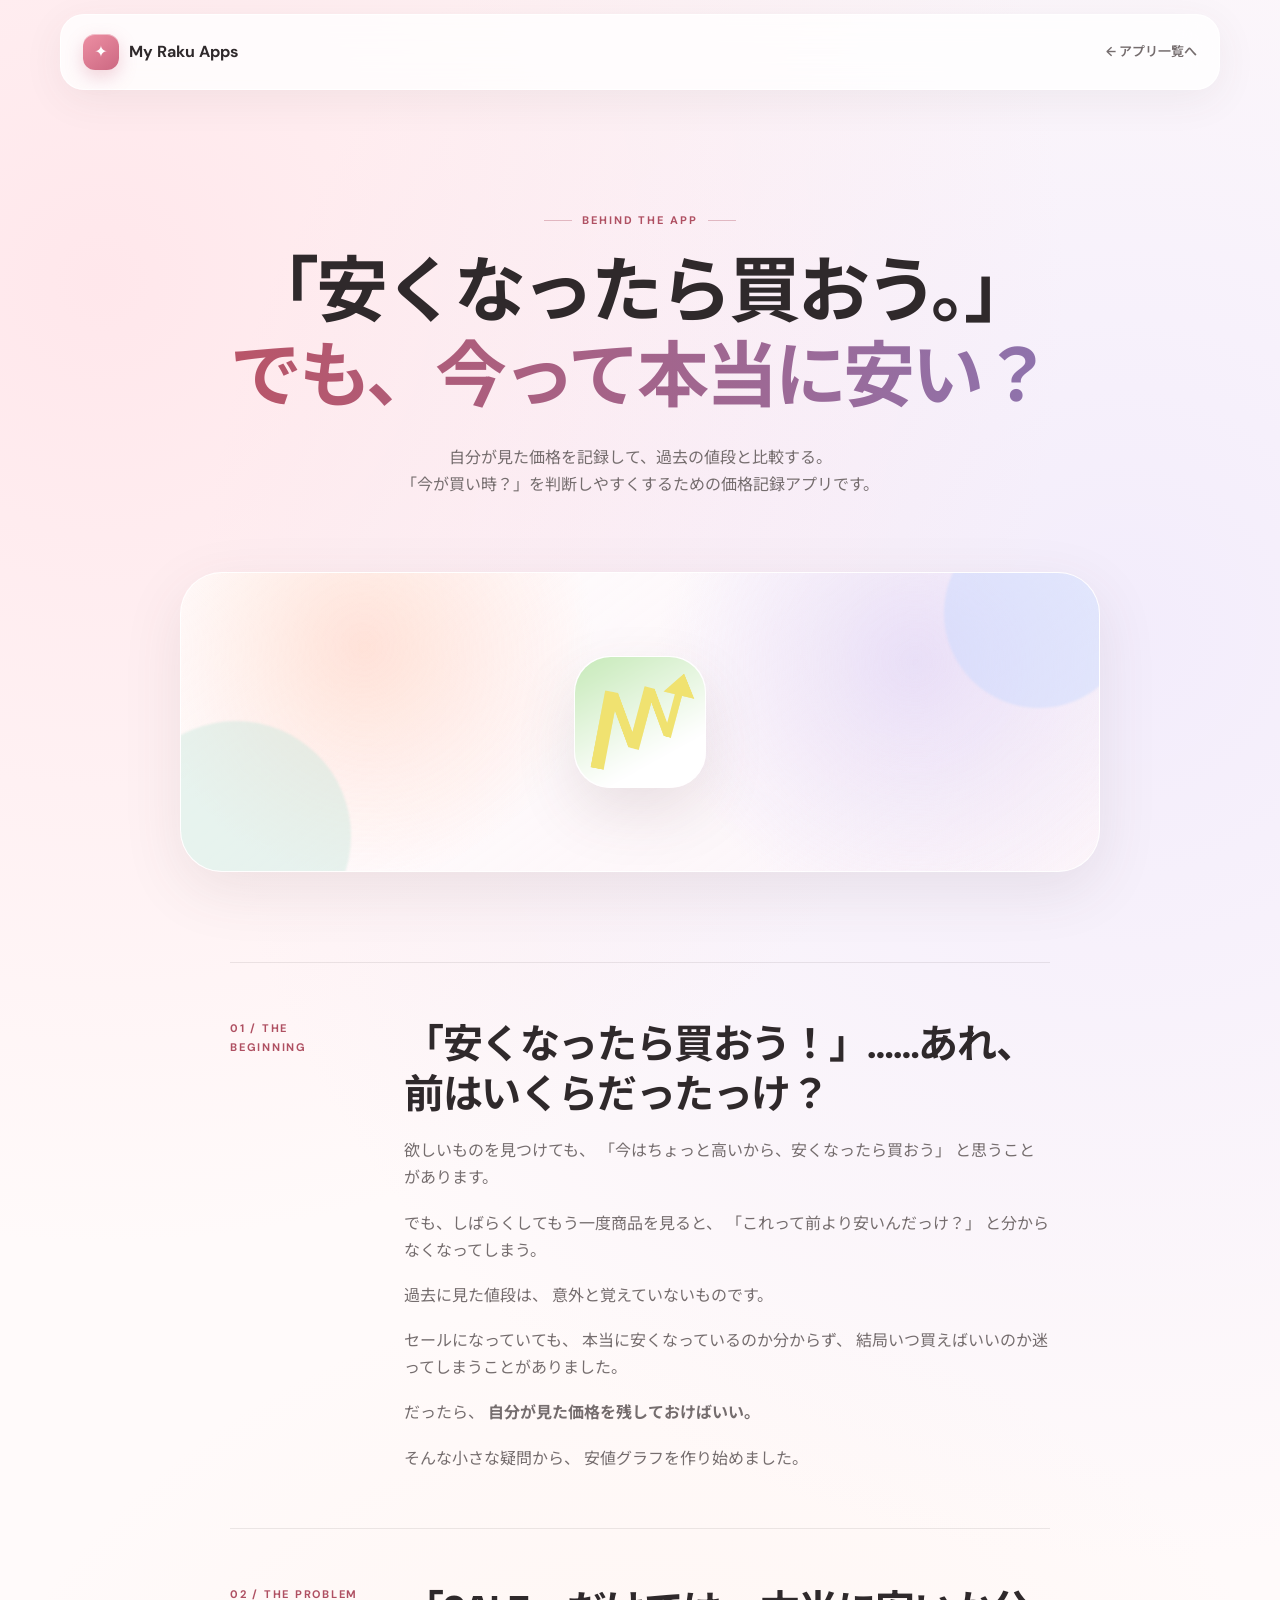
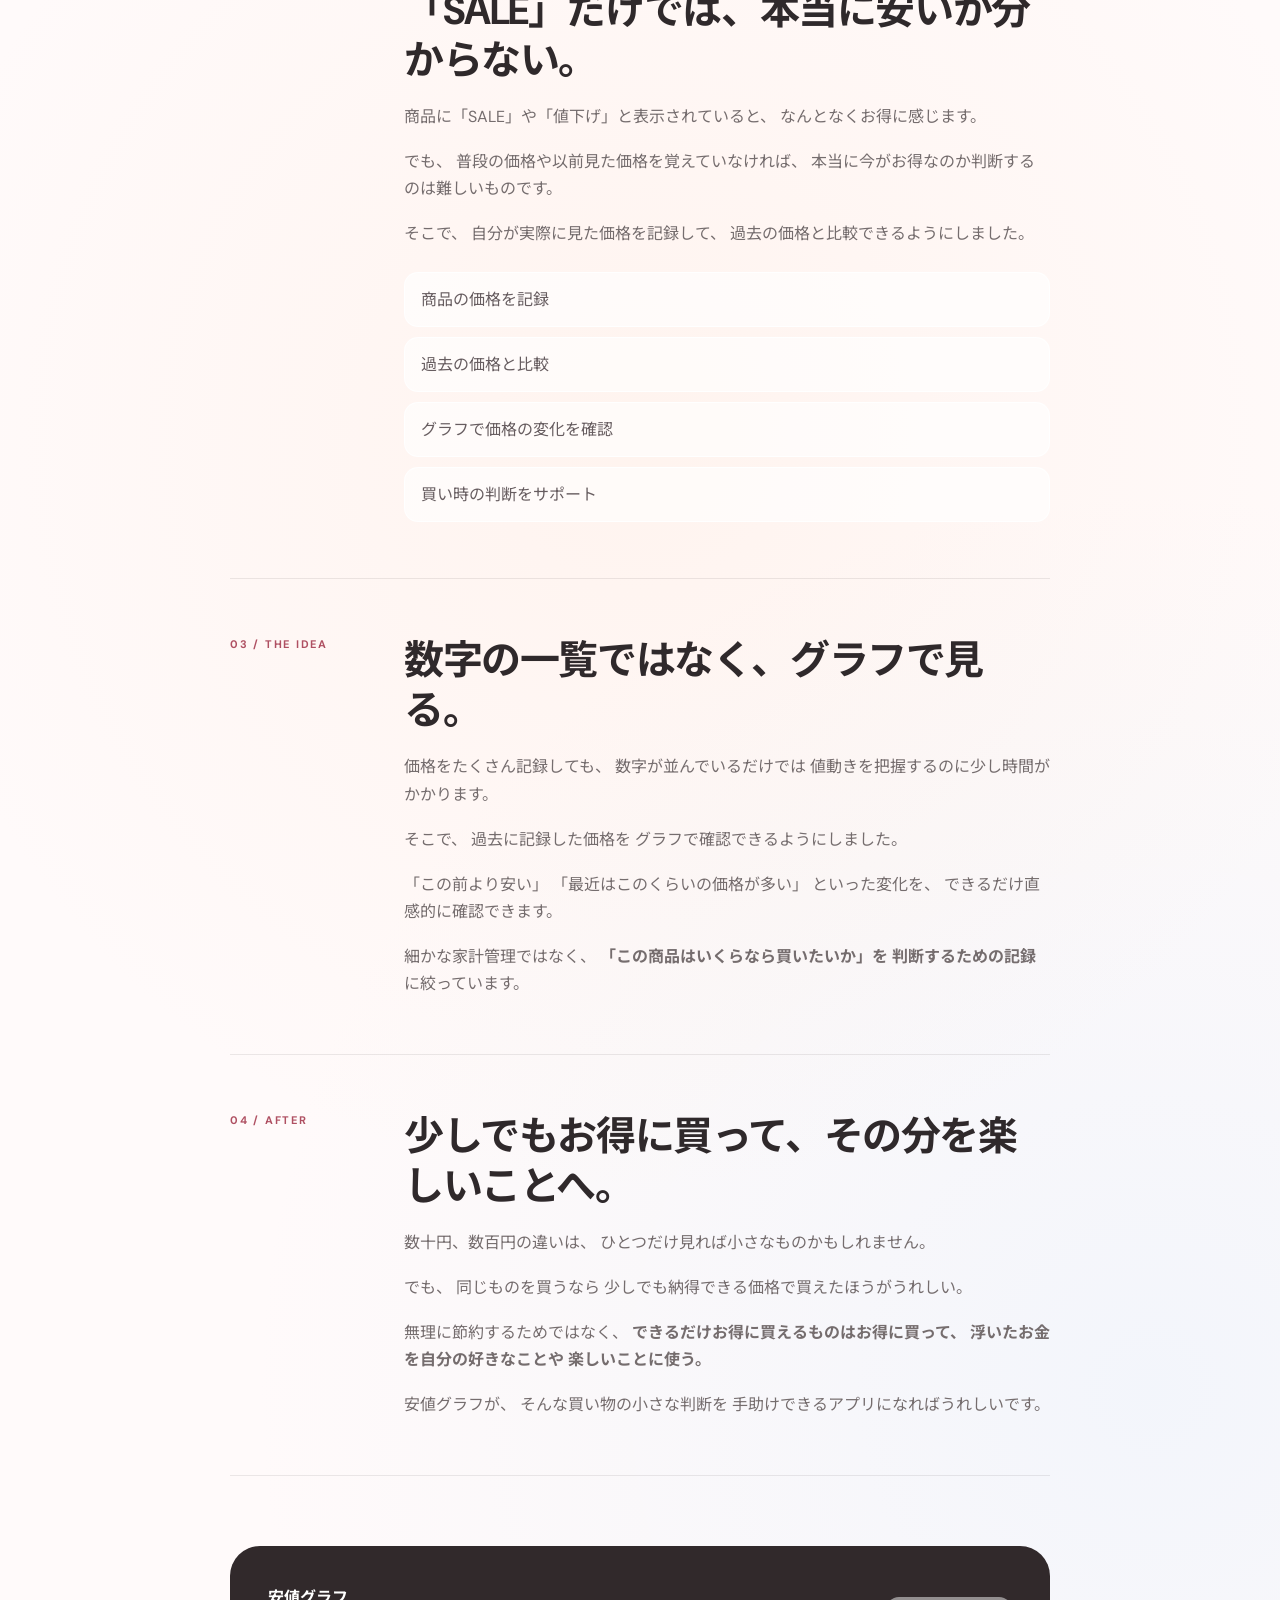
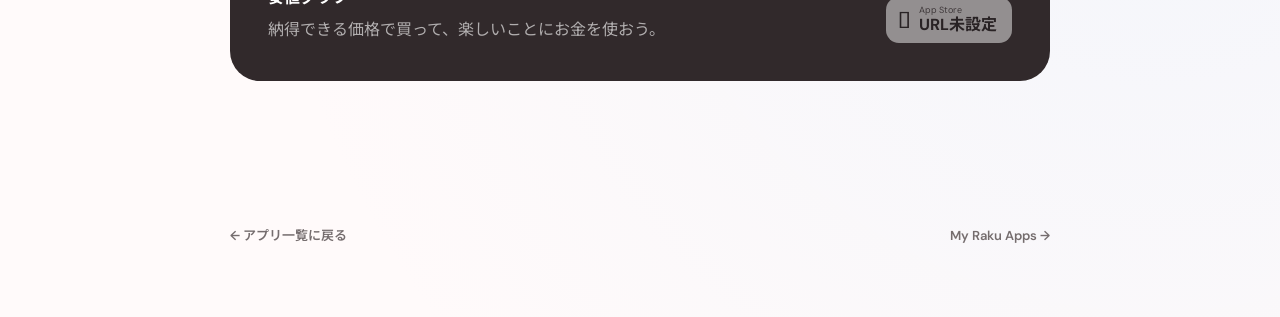
<file: story/pricegraph.html>
<!doctype html>
<html lang="ja">

<head>
  <meta charset="utf-8">
  <meta name="viewport" content="width=device-width, initial-scale=1">

  <title>安値グラフ — My Raku Apps</title>

  <meta
    name="description"
    content="今の価格は本当に安いのか。自分が見た価格を記録して、買い時を判断しやすくするために作った安値グラフ。そのきっかけや考えを紹介します。"
  >

  <link rel="stylesheet" href="../style.css">
</head>


<body class="story-page">

  <header class="story-header">

    <a class="brand" href="../index.html">
      <span class="brand-mark">✦</span>
      <span>My Raku Apps</span>
    </a>

    <a class="story-back" href="../index.html#apps">
      ← アプリ一覧へ
    </a>

  </header>


  <main>

    <!-- HERO -->
    <section class="story-hero">

      <div class="story-kicker">
        BEHIND THE APP
      </div>

      <h1>
        「安くなったら買おう。」<br>
        <span>でも、今って本当に安い？</span>
      </h1>

      <p class="story-lead">
        自分が見た価格を記録して、過去の値段と比較する。<br>
        「今が買い時？」を判断しやすくするための価格記録アプリです。
      </p>

    </section>


    <!-- APP ICON -->
    <section class="story-visual">

      <div class="story-app-badge">
        <img
          src="../MoneyChart.png"
          alt="安値グラフ アプリアイコン"
        >
      </div>

    </section>


    <section class="story-content">


      <!-- 01 -->
      <article class="story-chapter">

        <div class="story-number">
          01 / THE BEGINNING
        </div>

        <div class="story-copy">

          <h2>
            「安くなったら買おう！」……あれ、前はいくらだったっけ？
          </h2>

          <p>
            欲しいものを見つけても、
            「今はちょっと高いから、安くなったら買おう」
            と思うことがあります。
          </p>

          <p>
            でも、しばらくしてもう一度商品を見ると、
            「これって前より安いんだっけ？」
            と分からなくなってしまう。
          </p>

          <p>
            過去に見た値段は、
            意外と覚えていないものです。
          </p>

          <p>
            セールになっていても、
            本当に安くなっているのか分からず、
            結局いつ買えばいいのか迷ってしまうことがありました。
          </p>

          <p>
            だったら、
            <strong>
              自分が見た価格を残しておけばいい。
            </strong>
          </p>

          <p>
            そんな小さな疑問から、
            安値グラフを作り始めました。
          </p>

        </div>

      </article>


      <!-- 02 -->
      <article class="story-chapter">

        <div class="story-number">
          02 / THE PROBLEM
        </div>

        <div class="story-copy">

          <h2>
            「SALE」だけでは、本当に安いか分からない。
          </h2>

          <p>
            商品に「SALE」や「値下げ」と表示されていると、
            なんとなくお得に感じます。
          </p>

          <p>
            でも、
            普段の価格や以前見た価格を覚えていなければ、
            本当に今がお得なのか判断するのは難しいものです。
          </p>

          <p>
            そこで、
            自分が実際に見た価格を記録して、
            過去の価格と比較できるようにしました。
          </p>

          <ul class="story-points">
            <li>商品の価格を記録</li>
            <li>過去の価格と比較</li>
            <li>グラフで価格の変化を確認</li>
            <li>買い時の判断をサポート</li>
          </ul>

        </div>

      </article>


      <!-- 03 -->
      <article class="story-chapter">

        <div class="story-number">
          03 / THE IDEA
        </div>

        <div class="story-copy">

          <h2>
            数字の一覧ではなく、グラフで見る。
          </h2>

          <p>
            価格をたくさん記録しても、
            数字が並んでいるだけでは
            値動きを把握するのに少し時間がかかります。
          </p>

          <p>
            そこで、
            過去に記録した価格を
            グラフで確認できるようにしました。
          </p>

          <p>
            「この前より安い」
            「最近はこのくらいの価格が多い」
            といった変化を、
            できるだけ直感的に確認できます。
          </p>

          <p>
            細かな家計管理ではなく、
            <strong>
              「この商品はいくらなら買いたいか」を
              判断するための記録
            </strong>
            に絞っています。
          </p>

        </div>

      </article>


      <!-- 04 -->
      <article class="story-chapter">

        <div class="story-number">
          04 / AFTER
        </div>

        <div class="story-copy">

          <h2>
            少しでもお得に買って、その分を楽しいことへ。
          </h2>

          <p>
            数十円、数百円の違いは、
            ひとつだけ見れば小さなものかもしれません。
          </p>

          <p>
            でも、
            同じものを買うなら
            少しでも納得できる価格で買えたほうがうれしい。
          </p>

          <p>
            無理に節約するためではなく、
            <strong>
              できるだけお得に買えるものはお得に買って、
              浮いたお金を自分の好きなことや
              楽しいことに使う。
            </strong>
          </p>

          <p>
            安値グラフが、
            そんな買い物の小さな判断を
            手助けできるアプリになればうれしいです。
          </p>

        </div>

      </article>


      <!-- CTA -->
      <div class="story-cta">

        <div>

          <strong>
            安値グラフ
          </strong>

          <p>
            納得できる価格で買って、楽しいことにお金を使おう。
          </p>

        </div>


        <span class="store-button store-button-disabled">

          <span class="apple">
            
          </span>

          <span>
            <small>App Store</small>
            <strong>URL未設定</strong>
          </span>

        </span>

      </div>


    </section>


    <div class="story-next">

      <a href="../index.html#apps">
        ← アプリ一覧に戻る
      </a>

      <a href="../index.html">
        My Raku Apps →
      </a>

    </div>

  </main>


  <script src="../script.js"></script>

</body>
</html>
</file>
<file: style.css>
@import url('https://fonts.googleapis.com/css2?family=DM+Sans:wght@400;500;600;700&family=Noto+Sans+JP:wght@400;500;600;700&display=swap');

:root {
  --bg: #fffaf8;
  --surface: rgba(255,255,255,.76);
  --text: #2f2a2b;
  --muted: #756d6e;
  --line: rgba(61, 49, 51, .10);
  --accent: #d66d7e;
  --accent-dark: #af5062;
  --shadow: 0 18px 60px rgba(92, 64, 68, .10);
  --radius-xl: 34px;
  --radius-lg: 24px;
  --radius-md: 18px;
  --max: 1160px;
}

* { box-sizing: border-box; }
html { scroll-behavior: smooth; }
body {
  margin: 0;
  color: var(--text);
  background:
    radial-gradient(circle at 10% 0%, rgba(255, 218, 224, .6), transparent 32%),
    radial-gradient(circle at 95% 15%, rgba(226, 228, 255, .55), transparent 28%),
    var(--bg);
  font-family: "DM Sans", "Noto Sans JP", system-ui, sans-serif;
  line-height: 1.7;
}

a { color: inherit; text-decoration: none; }
img { max-width: 100%; display: block; }
code { background: #fff; padding: .18em .4em; border-radius: 6px; }

.site-shell { overflow: hidden; }
.header {
  width: min(calc(100% - 32px), var(--max));
  height: 82px;
  margin: 14px auto 0;
  padding: 0 22px;
  display: flex;
  align-items: center;
  justify-content: space-between;
  position: sticky;
  top: 12px;
  z-index: 50;
  background: rgba(255,255,255,.76);
  border: 1px solid rgba(255,255,255,.8);
  backdrop-filter: blur(18px);
  box-shadow: 0 10px 40px rgba(92,64,68,.08);
  border-radius: 24px;
}

.brand { display: inline-flex; gap: 10px; align-items: center; font-weight: 700; }
.brand-mark {
  width: 36px; height: 36px;
  display: grid; place-items: center;
  border-radius: 12px;
  background: linear-gradient(135deg, #e88b9a, #c8657a);
  color: white;
  box-shadow: inset 0 1px rgba(255,255,255,.5);
}
.nav { display: flex; gap: 26px; align-items: center; font-size: 14px; font-weight: 600; }
.nav a { color: #665d5f; }
.nav a:hover { color: var(--accent-dark); }
.menu-button { display: none; border: 0; background: transparent; padding: 8px; }
.menu-button span { width: 22px; height: 2px; display:block; background: #403739; margin: 4px 0; border-radius:999px; }

.section {
  width: min(calc(100% - 40px), var(--max));
  margin: 0 auto;
  padding: 106px 0;
}

.hero {
  min-height: 730px;
  display: grid;
  grid-template-columns: 1.05fr .95fr;
  gap: 72px;
  align-items: center;
  padding-top: 76px;
}
.eyebrow {
  display: inline-block;
  margin-bottom: 16px;
  font-size: 12px;
  font-weight: 700;
  letter-spacing: .18em;
  color: var(--accent-dark);
}
.hero h1 {
  font-size: clamp(44px, 6vw, 76px);
  line-height: 1.12;
  letter-spacing: -.045em;
  margin: 0 0 28px;
}
.hero h1 span {
  background: linear-gradient(90deg, #b95568, #8e73ad);
  -webkit-background-clip: text;
  color: transparent;
}
.hero p {
  max-width: 560px;
  margin: 0;
  font-size: 17px;
  color: var(--muted);
}
.hero-actions { display: flex; gap: 12px; margin-top: 34px; }
.button {
  min-height: 48px;
  padding: 0 20px;
  display: inline-flex;
  align-items: center;
  justify-content: center;
  border-radius: 15px;
  font-weight: 700;
  font-size: 14px;
  transition: .2s ease;
}
.button:hover { transform: translateY(-2px); }
.button.primary { background: #31292b; color: white; box-shadow: 0 12px 30px rgba(49,41,43,.14); }
.button.secondary { background: rgba(255,255,255,.75); border: 1px solid var(--line); }

.hero-art {
  position: relative;
  height: 560px;
  border-radius: 42px;
  background: linear-gradient(145deg, rgba(255,255,255,.72), rgba(255,244,246,.42));
  border: 1px solid rgba(255,255,255,.9);
  box-shadow: var(--shadow);
}
.orb { position:absolute; border-radius:50%; filter: blur(2px); }
.orb-a { width:260px; height:260px; right:-20px; top:38px; background:rgba(229,164,178,.36); }
.orb-b { width:210px; height:210px; left:15px; bottom:35px; background:rgba(178,189,241,.34); }
.hero-word {
  position:absolute; right:28px; bottom:18px;
  font-size:72px; font-weight:700; letter-spacing:-.06em; color:rgba(91,73,79,.08);
}
.phone-card {
  position:absolute;
  width: 250px;
  padding: 18px;
  display:flex;
  gap:14px;
  align-items:center;
  border-radius:24px;
  background:rgba(255,255,255,.88);
  border:1px solid rgba(255,255,255,.92);
  box-shadow:0 24px 55px rgba(76,58,63,.13);
  backdrop-filter: blur(12px);
}
.phone-card strong, .phone-card small { display:block; }
.phone-card small { color:var(--muted); margin-top:2px; }
.phone-card-a { top:78px; left:38px; transform:rotate(-4deg); }
.phone-card-b { top:220px; right:28px; transform:rotate(4deg); }
.phone-card-c { bottom:66px; left:74px; transform:rotate(-2deg); }
.mini-icon {
  flex:0 0 52px; height:52px; display:grid; place-items:center;
  border-radius:16px;
  background:linear-gradient(145deg,#ffe3e8,#f3ccd5);
  color:#ad5265; font-size:24px; font-weight:700;
}

.section-heading {
  display:flex;
  gap:48px;
  align-items:flex-start;
  margin-bottom:40px;
}
.section-heading .eyebrow { width:160px; padding-top:9px; }
.section-heading h2, .profile-card h2, .support-panel h2 {
  font-size: clamp(32px, 4vw, 48px);
  line-height:1.2;
  letter-spacing:-.04em;
  margin:0 0 10px;
}
.section-heading p { margin:0; color:var(--muted); }

.app-grid {
  display: grid;

  /* 2段にする */
  grid-template-rows: repeat(2, auto);

  /* 横方向に追加していく */
  grid-auto-flow: column;

  /* カード幅 */
  grid-auto-columns: 360px;

  gap: 22px;

  overflow-x: auto;
  overflow-y: hidden;

  padding: 12px 4px 30px;

  scroll-snap-type: x mandatory;
  scroll-behavior: smooth;

  -webkit-overflow-scrolling: touch;

  scrollbar-width: none;
}

.app-grid::-webkit-scrollbar {
  display: none;
}

.app-card {
  scroll-snap-align: start;
}
.app-card {
  min-height: 390px;
  padding:30px;
  display:flex;
  flex-direction:column;
  border:1px solid rgba(255,255,255,.92);
  border-radius:var(--radius-xl);
  background:rgba(255,255,255,.68);
  box-shadow:var(--shadow);
  transition:.22s ease;
}
.app-card:hover { transform:translateY(-4px); box-shadow:0 24px 70px rgba(92,64,68,.14); }
.app-top { display:flex; justify-content:space-between; align-items:center; }
.app-icon {
  width:70px; height:70px; display:grid; place-items:center;
  border-radius:22px; font-size:25px; font-weight:700;
  color:#4e4144;
}
.app-icon.peach { background:linear-gradient(145deg,#ffd8ca,#ffc8d3); }
.app-icon.blue { background:linear-gradient(145deg,#d8e9ff,#c7d9ff); }
.app-icon.lilac { background:linear-gradient(145deg,#eadfff,#dfd2f4); }
.app-icon.mint { background:linear-gradient(145deg,#d7f2e6,#c7e8dc); }
.status {
  padding:7px 10px; border-radius:999px;
  background:#fff; border:1px solid var(--line);
  color:var(--muted); font-size:12px; font-weight:700;
}
.app-card h3 { font-size:27px; margin:24px 0 10px; letter-spacing:-.03em; }
.app-card p { margin:0; color:var(--muted); }
.tags { display:flex; gap:8px; flex-wrap:wrap; margin:20px 0 26px; }
.tags span {
  padding:6px 10px; border-radius:999px;
  background:#fff; border:1px solid var(--line);
  font-size:12px; color:#6a6062;
}
.store-button {
  margin-top:auto;
  width:max-content;
  display:flex; gap:8px; align-items:center;
  padding:9px 15px 9px 12px;
  border-radius:13px;
  background:#171414;
  color:white;
  line-height:1.05;
}
.store-button .apple { font-size:23px; }
.store-button small, .store-button strong { display:block; }
.store-button small { font-size:9px; opacity:.8; }
.store-button strong { font-size:16px; margin-top:2px; }
.tiny-note { color:#968b8e; font-size:12px; margin-top:18px; }

.profile-section { padding-top:70px; }
.profile-card {
  padding:54px;
  display:grid;
  grid-template-columns:180px 1fr;
  gap:48px;
  align-items:center;
  border-radius:42px;
  background:linear-gradient(135deg, rgba(253,235,239,.92), rgba(240,237,255,.86));
  border:1px solid rgba(255,255,255,.9);
}
.profile-monogram {
  width:180px; height:180px; display:grid; place-items:center;
  border-radius:48px;
  background:linear-gradient(145deg,#e88b9a,#9679b2);
  color:white;
  font-size:74px; font-weight:700;
  box-shadow:0 20px 50px rgba(125,88,116,.18);
}
.profile-copy .lead { font-size:18px; font-weight:600; color:#54494c; }
.profile-copy p { color:#756a6d; }
.profile-points { display:flex; gap:10px; flex-wrap:wrap; margin-top:22px; }
.profile-points span {
  padding:9px 13px; border-radius:999px; background:rgba(255,255,255,.62);
  border:1px solid rgba(255,255,255,.9); font-size:13px; font-weight:600;
}

.link-grid { display:grid; grid-template-columns:repeat(3,1fr); gap:18px; }
.social-card {
  padding:24px;
  display:grid;
  grid-template-columns:auto 1fr auto;
  gap:16px;
  align-items:center;
  border-radius:24px;
  background:rgba(255,255,255,.67);
  border:1px solid rgba(255,255,255,.9);
  box-shadow:var(--shadow);
  transition:.2s ease;
}
.social-card:hover { transform:translateY(-3px); }
.social-mark {
  width:48px; height:48px; display:grid; place-items:center;
  border-radius:16px; background:#31292b; color:white; font-size:13px; font-weight:700;
}
.social-card strong,.social-card small { display:block; }
.social-card small { color:var(--muted); margin-top:2px; }
.arrow { color:#928689; font-size:20px; }

.support-panel {
  padding:48px;
  display:flex;
  justify-content:space-between;
  gap:32px;
  align-items:center;
  border-radius:36px;
  background:#31292b;
  color:white;
}
.support-panel .eyebrow { color:#f4a6b5; }
.support-panel p { color:rgba(255,255,255,.68); margin-bottom:0; }
.support-actions { display:flex; gap:10px; flex-wrap:wrap; }
.support-panel .button.primary { background:white; color:#31292b; }
.support-panel .button.secondary { color:white; border-color:rgba(255,255,255,.18); background:rgba(255,255,255,.06); }

.footer {
  width:min(calc(100% - 40px),var(--max));
  margin:0 auto;
  padding:40px 0 56px;
  display:grid;
  grid-template-columns:1fr auto;
  gap:20px;
  align-items:center;
  border-top:1px solid var(--line);
}
.footer-links { display:flex; gap:20px; font-size:13px; font-weight:600; color:#766b6e; }
.footer p { grid-column:1/-1; margin:0; font-size:12px; color:#9a8f91; }

.page-hero { padding-top:100px; padding-bottom:40px; }
.page-hero h1 { font-size:clamp(42px,6vw,68px); line-height:1.1; margin:0 0 18px; letter-spacing:-.04em; }
.page-hero p { max-width:700px; color:var(--muted); }
.policy-card {
  padding:44px;
  border-radius:32px;
  background:rgba(255,255,255,.72);
  border:1px solid rgba(255,255,255,.9);
  box-shadow:var(--shadow);
}
.policy-card h2 { margin-top:36px; font-size:23px; }
.policy-card h2:first-child { margin-top:0; }
.policy-card p,.policy-card li { color:#6e6467; }
.policy-card a { color:var(--accent-dark); text-decoration:underline; text-underline-offset:3px; }

@media (max-width: 880px) {
  .header { height:70px; }
  .menu-button { display:block; }
  .nav {
    position:absolute;
    top:78px; left:0; right:0;
    display:none;
    padding:18px;
    flex-direction:column;
    align-items:stretch;
    gap:4px;
    background:rgba(255,255,255,.96);
    border:1px solid var(--line);
    border-radius:22px;
    box-shadow:var(--shadow);
  }
  .nav.open { display:flex; }
  .nav a { padding:11px 10px; }
  .hero { grid-template-columns:1fr; gap:44px; min-height:auto; padding-top:70px; }
  .hero-art { height:470px; }
  .section-heading { display:block; }
  .section-heading .eyebrow { width:auto; }
  .app-grid { grid-template-columns:1fr; }
  .profile-card { grid-template-columns:1fr; padding:34px; }
  .profile-monogram { width:120px; height:120px; border-radius:34px; font-size:48px; }
  .link-grid { grid-template-columns:1fr; }
  .support-panel { align-items:flex-start; flex-direction:column; }
  .footer { grid-template-columns:1fr; }
  .footer-links { flex-wrap:wrap; }
  .footer p { grid-column:auto; }
}

@media (max-width: 560px) {
  .section { width:min(calc(100% - 28px),var(--max)); padding:78px 0; }
  .header { width:calc(100% - 20px); padding:0 16px; top:8px; }
  .hero { padding-top:54px; }
  .hero p { font-size:15px; }
  .hero-actions { flex-direction:column; }
  .button { width:100%; }
  .hero-art { height:405px; border-radius:30px; }
  .phone-card { width:210px; padding:14px; border-radius:20px; }
  .phone-card-a { left:16px; top:48px; }
  .phone-card-b { right:10px; top:168px; }
  .phone-card-c { left:28px; bottom:36px; }
  .hero-word { font-size:56px; }
  .app-card { padding:24px; border-radius:28px; }
  .profile-card { padding:28px; border-radius:30px; }
  .support-panel { padding:30px; border-radius:28px; }
  .policy-card { padding:26px; border-radius:26px; }
}
/* =========================================================
   BEHIND THE APP
   ========================================================= */

.behind-link {
  margin-top: 24px;
  padding-top: 20px;
  display: flex;
  align-items: center;
  justify-content: space-between;
  gap: 18px;
  border-top: 1px solid var(--line);
  color: var(--text);
  transition: .22s ease;
}

.behind-link small,
.behind-link strong {
  display: block;
}

.behind-link small {
  margin-bottom: 4px;
  color: var(--accent-dark);
  font-size: 10px;
  font-weight: 700;
  letter-spacing: .16em;
}

.behind-link strong {
  font-size: 14px;
  font-weight: 600;
  line-height: 1.55;
}

.behind-arrow {
  flex: 0 0 38px;
  width: 38px;
  height: 38px;
  display: grid;
  place-items: center;
  border-radius: 50%;
  background: rgba(214, 109, 126, .09);
  color: var(--accent-dark);
  font-size: 18px;
  transition: .22s ease;
}

.behind-link:hover {
  color: var(--accent-dark);
}

.behind-link:hover .behind-arrow {
  transform: translateX(4px);
  background: rgba(214, 109, 126, .15);
}


/* =========================================================
   STORY PAGE
   ========================================================= */

.story-page {
  min-height: 100vh;
}

.story-header {
  width: min(calc(100% - 32px), var(--max));
  height: 76px;
  margin: 14px auto 0;
  padding: 0 22px;
  display: flex;
  align-items: center;
  justify-content: space-between;
  position: sticky;
  top: 12px;
  z-index: 50;
  background: rgba(255,255,255,.78);
  border: 1px solid rgba(255,255,255,.88);
  backdrop-filter: blur(18px);
  box-shadow: 0 10px 40px rgba(92,64,68,.07);
  border-radius: 24px;
}

.story-back {
  display: inline-flex;
  align-items: center;
  gap: 8px;
  color: var(--muted);
  font-size: 13px;
  font-weight: 600;
  transition: .2s ease;
}

.story-back:hover {
  color: var(--accent-dark);
  transform: translateX(-2px);
}

.story-hero {
  width: min(calc(100% - 40px), 920px);
  margin: 0 auto;
  padding: 112px 0 74px;
  text-align: center;
}

.story-kicker {
  display: inline-flex;
  align-items: center;
  gap: 10px;
  margin-bottom: 20px;
  color: var(--accent-dark);
  font-size: 11px;
  font-weight: 700;
  letter-spacing: .18em;
}

.story-kicker::before,
.story-kicker::after {
  content: "";
  width: 28px;
  height: 1px;
  background: rgba(175,80,98,.35);
}

.story-hero h1 {
  margin: 0 auto 24px;
  max-width: 820px;
  font-size: clamp(40px, 7vw, 72px);
  line-height: 1.18;
  letter-spacing: -.045em;
}

.story-hero h1 span {
  background: linear-gradient(90deg, #b95568, #8e73ad);
  -webkit-background-clip: text;
  color: transparent;
}

.story-lead {
  max-width: 650px;
  margin: 0 auto;
  color: var(--muted);
  font-size: 16px;
}

.story-visual {
  width: min(calc(100% - 40px), 920px);
  min-height: 300px;
  margin: 0 auto 90px;
  position: relative;
  display: grid;
  place-items: center;
  overflow: hidden;
  border-radius: 42px;
  border: 1px solid rgba(255,255,255,.92);
  background:
    radial-gradient(circle at 20% 25%, rgba(255,216,202,.72), transparent 30%),
    radial-gradient(circle at 80% 30%, rgba(223,210,244,.66), transparent 34%),
    linear-gradient(145deg, rgba(255,255,255,.88), rgba(255,246,248,.62));
  box-shadow: var(--shadow);
}

.story-visual::before,
.story-visual::after {
  content: "";
  position: absolute;
  border-radius: 50%;
  filter: blur(1px);
}

.story-visual::before {
  width: 230px;
  height: 230px;
  left: -60px;
  bottom: -80px;
  background: rgba(199,232,220,.42);
}

.story-visual::after {
  width: 190px;
  height: 190px;
  right: -35px;
  top: -55px;
  background: rgba(199,217,255,.44);
}

.story-app-badge {
  width: 132px;
  height: 132px;
  z-index: 1;
  display: grid;
  place-items: center;
  border-radius: 36px;
  background: rgba(255,255,255,.86);
  border: 1px solid rgba(255,255,255,.94);
  box-shadow: 0 24px 60px rgba(92,64,68,.13);
  color: #554a4d;
  font-size: 42px;
  font-weight: 700;
}

.story-content {
  width: min(calc(100% - 40px), 820px);
  margin: 0 auto;
  padding-bottom: 110px;
}

.story-chapter {
  display: grid;
  grid-template-columns: 130px 1fr;
  gap: 44px;
  padding: 56px 0;
  border-top: 1px solid var(--line);
}

.story-chapter:last-of-type {
  border-bottom: 1px solid var(--line);
}

.story-number {
  color: var(--accent-dark);
  font-size: 11px;
  font-weight: 700;
  letter-spacing: .16em;
}

.story-copy h2 {
  margin: 0 0 18px;
  font-size: clamp(28px, 4vw, 40px);
  line-height: 1.25;
  letter-spacing: -.035em;
}

.story-copy p {
  margin: 0 0 18px;
  color: var(--muted);
  font-size: 16px;
}

.story-copy p:last-child {
  margin-bottom: 0;
}

.story-points {
  margin: 24px 0 0;
  padding: 0;
  list-style: none;
  display: grid;
  gap: 10px;
}

.story-points li {
  padding: 13px 16px;
  border-radius: 14px;
  background: rgba(255,255,255,.62);
  border: 1px solid rgba(255,255,255,.9);
  color: #675d60;
}

.story-idea {
  margin-top: 26px;
  padding: 28px;
  border-radius: 24px;
  background: linear-gradient(135deg, rgba(253,235,239,.74), rgba(240,237,255,.72));
  border: 1px solid rgba(255,255,255,.9);
}

.story-idea strong {
  display: block;
  margin-bottom: 8px;
  font-size: 18px;
}

.story-cta {
  margin-top: 70px;
  padding: 38px;
  display: flex;
  align-items: center;
  justify-content: space-between;
  gap: 28px;
  border-radius: 30px;
  background: #31292b;
  color: white;
}

.story-cta p {
  margin: 5px 0 0;
  color: rgba(255,255,255,.62);
}

.story-cta .store-button {
  flex: 0 0 auto;
  background: white;
  color: #201b1d;
}

.story-next {
  width: min(calc(100% - 40px), 820px);
  margin: 0 auto;
  padding: 34px 0 70px;
  display: flex;
  align-items: center;
  justify-content: space-between;
  gap: 18px;
  font-size: 13px;
  font-weight: 600;
}

.story-next a {
  color: var(--muted);
  transition: .2s ease;
}

.story-next a:hover {
  color: var(--accent-dark);
}


/* Scroll reveal */
.reveal {
  opacity: 0;
  transform: translateY(18px);
  transition:
    opacity .65s ease var(--delay, 0ms),
    transform .65s ease var(--delay, 0ms);
}

.reveal.show {
  opacity: 1;
  transform: translateY(0);
}

.header.scrolled,
.story-header.scrolled {
  background: rgba(255,255,255,.9);
  box-shadow: 0 12px 44px rgba(92,64,68,.11);
}


/* Hero micro movement */
.hero-art {
  --mouse-x: 0px;
  --mouse-y: 0px;
}

.hero-art .phone-card-a {
  margin-left: var(--mouse-x);
  margin-top: var(--mouse-y);
}

.hero-art .phone-card-b {
  margin-right: var(--mouse-x);
  margin-top: calc(var(--mouse-y) * -1);
}

.hero-art .phone-card-c {
  margin-left: calc(var(--mouse-x) * -.7);
}


/* Mobile */
@media (max-width: 720px) {
  .story-header {
    height: 68px;
    top: 8px;
    width: calc(100% - 20px);
    padding: 0 16px;
  }

  .story-hero {
    padding-top: 78px;
  }

  .story-visual {
    min-height: 240px;
    margin-bottom: 58px;
    border-radius: 30px;
  }

  .story-app-badge {
    width: 104px;
    height: 104px;
    border-radius: 30px;
    font-size: 34px;
  }

  .story-chapter {
    grid-template-columns: 1fr;
    gap: 12px;
    padding: 42px 0;
  }

  .story-cta {
    align-items: flex-start;
    flex-direction: column;
    padding: 28px;
  }

  .story-cta .store-button {
    width: 100%;
    justify-content: center;
  }

  .story-next {
    align-items: flex-start;
    flex-direction: column;
  }
}

@media (prefers-reduced-motion: reduce) {
  html {
    scroll-behavior: auto;
  }

  .reveal,
  .reveal.show {
    opacity: 1;
    transform: none;
    transition: none;
  }

  .behind-link,
  .behind-arrow,
  .story-back {
    transition: none;
  }
}

/* ========================================
   My Raku Apps
   Color / Texture Upgrade
======================================== */


/* ---------- 全体背景 ---------- */

body {
  background:
    radial-gradient(
      circle at 8% 8%,
      rgba(255, 200, 211, 0.38),
      transparent 28%
    ),
    radial-gradient(
      circle at 88% 18%,
      rgba(220, 211, 255, 0.35),
      transparent 30%
    ),
    radial-gradient(
      circle at 50% 58%,
      rgba(255, 225, 205, 0.25),
      transparent 35%
    ),
    radial-gradient(
      circle at 90% 85%,
      rgba(205, 231, 255, 0.24),
      transparent 28%
    ),
    #fffafa;

  color: #2f292b;
}


/* ---------- ヘッダー ---------- */

.header {
  background:
    linear-gradient(
      135deg,
      rgba(255, 255, 255, 0.90),
      rgba(255, 248, 250, 0.82)
    );

  border: 1px solid rgba(255, 255, 255, 0.92);

  box-shadow:
    0 12px 36px rgba(106, 72, 83, 0.08),
    inset 0 1px 0 rgba(255, 255, 255, 0.95);

  backdrop-filter: blur(22px);
}


/* ---------- ロゴ ---------- */

.brand-mark {
  background:
    linear-gradient(
      145deg,
      #ed8fa3,
      #cc6882
    );

  box-shadow:
    0 7px 18px rgba(205, 104, 130, 0.28),
    inset 0 1px 0 rgba(255, 255, 255, 0.45);
}


/* ---------- ナビ ---------- */

.nav a {
  position: relative;
  transition:
    color 0.2s ease,
    transform 0.2s ease;
}

.nav a:hover {
  color: #c15773;
  transform: translateY(-1px);
}

.nav a::after {
  content: "";

  position: absolute;
  left: 50%;
  bottom: -7px;

  width: 0;
  height: 2px;

  background:
    linear-gradient(
      90deg,
      #e8879d,
      #a985c3
    );

  border-radius: 999px;

  transform: translateX(-50%);

  transition: width 0.2s ease;
}

.nav a:hover::after {
  width: 70%;
}


/* ---------- HERO ---------- */

.hero-copy .eyebrow {
  color: #c4506d;
}

.hero h1 {
  text-shadow:
    0 2px 16px rgba(97, 67, 77, 0.04);
}

.hero h1 span {
  background:
    linear-gradient(
      90deg,
      #c64e6d 0%,
      #b35c88 45%,
      #8973b5 100%
    );

  -webkit-background-clip: text;
  background-clip: text;

  color: transparent;
}


/* ---------- HERO右側 ---------- */

.hero-art {
  background:
    radial-gradient(
      circle at 75% 23%,
      rgba(244, 180, 196, 0.38),
      transparent 30%
    ),
    radial-gradient(
      circle at 24% 73%,
      rgba(185, 195, 248, 0.34),
      transparent 27%
    ),
    linear-gradient(
      145deg,
      rgba(255, 255, 255, 0.84),
      rgba(255, 244, 248, 0.62)
    );

  border:
    1px solid rgba(255, 255, 255, 0.92);

  box-shadow:
    0 30px 80px rgba(103, 73, 83, 0.10),
    inset 0 1px 0 rgba(255, 255, 255, 0.96);
}


/* ---------- 浮いているアプリ ---------- */

.phone-card {
  background:
    linear-gradient(
      135deg,
      rgba(255, 255, 255, 0.96),
      rgba(255, 250, 251, 0.90)
    );

  border:
    1px solid rgba(255, 255, 255, 0.96);

  box-shadow:
    0 22px 50px rgba(77, 56, 64, 0.13),
    0 5px 14px rgba(77, 56, 64, 0.05);

  transition:
    transform 0.3s ease,
    box-shadow 0.3s ease;
}

.phone-card:hover {
  box-shadow:
    0 28px 65px rgba(77, 56, 64, 0.18);

  z-index: 2;
}


/* それぞれ少し色を変える */

.phone-card-a .mini-icon {
  background:
    linear-gradient(
      145deg,
      #ffd7df,
      #f5becb
    );

  color: #c85e78;
}

.phone-card-b .mini-icon {
  background:
    linear-gradient(
      145deg,
      #dff4e9,
      #bfe8d5
    );

  color: #408f73;
}

.phone-card-c .mini-icon {
  background:
    linear-gradient(
      145deg,
      #eee1ff,
      #dbc8f3
    );

  color: #8860ae;
}


/* ---------- メインボタン ---------- */

.button.primary {
  background:
    linear-gradient(
      135deg,
      #33292c,
      #49383e
    );

  box-shadow:
    0 12px 28px rgba(56, 42, 47, 0.22);

  transition:
    transform 0.2s ease,
    box-shadow 0.2s ease;
}

.button.primary:hover {
  transform: translateY(-3px);

  box-shadow:
    0 17px 34px rgba(56, 42, 47, 0.27);
}


.button.secondary {
  background:
    rgba(255, 255, 255, 0.74);

  border:
    1px solid rgba(105, 77, 86, 0.12);

  box-shadow:
    inset 0 1px 0 rgba(255, 255, 255, 0.95);
}


/* ========================================
   APP CARD
======================================== */

.app-card {
  position: relative;
  overflow: hidden;

  border:
    1px solid rgba(255, 255, 255, 0.92);

  box-shadow:
    0 20px 55px rgba(77, 57, 65, 0.08);

  transition:
    transform 0.25s ease,
    box-shadow 0.25s ease;
}


/* 上側に淡い光 */

.app-card::before {
  content: "";

  position: absolute;

  width: 230px;
  height: 230px;

  top: -140px;
  right: -100px;

  border-radius: 50%;

  opacity: 0.38;

  pointer-events: none;
}


/* MyDegu */

.app-card:nth-child(1) {
  background:
    linear-gradient(
      145deg,
      rgba(255, 255, 255, 0.93),
      rgba(255, 239, 234, 0.74)
    );
}

.app-card:nth-child(1)::before {
  background: #ffc7bd;
}


/* My Health */

.app-card:nth-child(2) {
  background:
    linear-gradient(
      145deg,
      rgba(255, 255, 255, 0.93),
      rgba(237, 244, 255, 0.80)
    );
}

.app-card:nth-child(2)::before {
  background: #bcd3ff;
}


/* My Treasure */

.app-card:nth-child(3) {
  background:
    linear-gradient(
      145deg,
      rgba(255, 255, 255, 0.93),
      rgba(246, 238, 255, 0.82)
    );
}

.app-card:nth-child(3)::before {
  background: #dbc2f5;
}


/* My Song */

.app-card:nth-child(4) {
  background:
    linear-gradient(
      145deg,
      rgba(255, 255, 255, 0.93),
      rgba(234, 249, 243, 0.82)
    );
}

.app-card:nth-child(4)::before {
  background: #b9e8d5;
}


/* ホバー */

.app-card:hover {
  transform: translateY(-7px);

  box-shadow:
    0 30px 70px rgba(77, 57, 65, 0.13);
}


/* ---------- App Icons ---------- */

.app-icon {
  position: relative;

  box-shadow:
    0 10px 24px rgba(76, 57, 62, 0.10),
    inset 0 1px 0 rgba(255, 255, 255, 0.65);
}


.app-icon.peach {
  background:
    linear-gradient(
      145deg,
      #ffd0c5,
      #ffbfc9
    );
}


.app-icon.blue {
  background:
    linear-gradient(
      145deg,
      #d7e8ff,
      #b9d0ff
    );
}


.app-icon.lilac {
  background:
    linear-gradient(
      145deg,
      #eee1ff,
      #d7c3f0
    );
}


.app-icon.mint {
  background:
    linear-gradient(
      145deg,
      #d9f5e9,
      #bbe5d4
    );
}


/* ---------- iOS badge ---------- */

.status {
  background:
    rgba(255, 255, 255, 0.68);

  border:
    1px solid rgba(92, 69, 77, 0.10);

  box-shadow:
    inset 0 1px 0 rgba(255, 255, 255, 0.9);
}


/* ---------- Tags ---------- */

.tags span {
  background:
    rgba(255, 255, 255, 0.66);

  border:
    1px solid rgba(90, 67, 75, 0.08);

  backdrop-filter: blur(8px);
}


/* ---------- App Store ---------- */

.store-button {
  background:
    linear-gradient(
      135deg,
      #181415,
      #322a2c
    );

  box-shadow:
    0 10px 22px rgba(39, 29, 32, 0.18);

  transition:
    transform 0.2s ease,
    box-shadow 0.2s ease;
}

.store-button:hover {
  transform: translateY(-2px);

  box-shadow:
    0 14px 28px rgba(39, 29, 32, 0.23);
}


/* ========================================
   PROFILE
======================================== */

.profile-card {
  position: relative;
  overflow: hidden;

  background:
    radial-gradient(
      circle at 10% 20%,
      rgba(255, 202, 214, 0.58),
      transparent 30%
    ),
    radial-gradient(
      circle at 88% 80%,
      rgba(204, 201, 255, 0.50),
      transparent 34%
    ),
    linear-gradient(
      135deg,
      #fff5f6,
      #f5f1ff
    );

  box-shadow:
    0 25px 65px rgba(83, 60, 70, 0.10);

  border:
    1px solid rgba(255, 255, 255, 0.95);
}


.profile-monogram {
  background:
    linear-gradient(
      145deg,
      #e98096,
      #9b75b3
    );

  box-shadow:
    0 20px 45px rgba(130, 88, 118, 0.25);
}


/* ========================================
   SOCIAL CARDS
======================================== */

.social-card {
  background:
    linear-gradient(
      145deg,
      rgba(255, 255, 255, 0.88),
      rgba(255, 247, 249, 0.72)
    );

  box-shadow:
    0 16px 45px rgba(75, 55, 63, 0.08);

  border:
    1px solid rgba(255, 255, 255, 0.92);
}

.social-card:hover {
  transform: translateY(-5px);

  box-shadow:
    0 23px 52px rgba(75, 55, 63, 0.13);
}


.social-mark {
  background:
    linear-gradient(
      145deg,
      #44383b,
      #292124
    );

  box-shadow:
    0 8px 18px rgba(49, 39, 42, 0.16);
}


/* ========================================
   SUPPORT
======================================== */

.support-panel {
  background:
    radial-gradient(
      circle at 85% 20%,
      rgba(218, 165, 186, 0.18),
      transparent 30%
    ),
    linear-gradient(
      135deg,
      #2d2528,
      #49363d
    );

  box-shadow:
    0 28px 70px rgba(55, 39, 45, 0.18);
}


/* ========================================
   SECTION TITLE
======================================== */

.section-heading h2 {
  position: relative;
}

.section-heading h2::after {
  content: "";

  display: block;

  width: 44px;
  height: 4px;

  margin-top: 14px;

  border-radius: 999px;

  background:
    linear-gradient(
      90deg,
      #e37f96,
      #9d7ab8
    );
}


/* ---------- 英字見出し ---------- */

.eyebrow {
  background:
    linear-gradient(
      90deg,
      #c9506c,
      #936ba8
    );

  -webkit-background-clip: text;
  background-clip: text;

  color: transparent;
}


/* =========================================================
   APP LIBRARY / 2 ROW HORIZONTAL SCROLL
   apps.js でアプリを追加するための設定
   ========================================================= */

.app-scroll-controls {
  display: flex;
  justify-content: flex-end;
  gap: 10px;
  margin: -18px 0 18px;
}

.app-scroll-controls button {
  width: 44px;
  height: 44px;
  display: grid;
  place-items: center;
  border: 1px solid rgba(92, 69, 77, 0.12);
  border-radius: 50%;
  background: rgba(255, 255, 255, 0.78);
  color: var(--text);
  font: inherit;
  font-size: 18px;
  cursor: pointer;
  box-shadow: 0 8px 24px rgba(77, 57, 65, 0.08);
  backdrop-filter: blur(10px);
  transition: transform .2s ease, background .2s ease, box-shadow .2s ease;
}

.app-scroll-controls button:hover {
  transform: translateY(-2px);
  background: #fff;
  box-shadow: 0 12px 30px rgba(77, 57, 65, 0.13);
}

.app-grid {
  display: grid;
  grid-template-rows: repeat(2, minmax(0, auto));
  grid-auto-flow: column;
  grid-auto-columns: 360px;
  gap: 22px;

  overflow-x: auto;
  overflow-y: hidden;
  padding: 12px 4px 30px;

  scroll-snap-type: x mandatory;
  scroll-behavior: smooth;
  overscroll-behavior-inline: contain;
  -webkit-overflow-scrolling: touch;
  scrollbar-width: none;
}

.app-grid::-webkit-scrollbar {
  display: none;
}

.app-card {
  min-width: 0;
  scroll-snap-align: start;
}

/* nth-child ではなく、アプリごとの theme class で色を管理 */
.app-card.health {
  background: linear-gradient(145deg, #ffffff 0%, #e9f1ff 100%);
}
.app-card.health::before { background: #9dbfff; }
.app-card.health .app-icon {
  background: linear-gradient(145deg, #dceaff, #bcd2ff);
  color: #5579bd;
}

.app-card.shopping {
  background: linear-gradient(145deg, #ffffff 0%, #e6fffb 100%);
}
.app-card.shopping::before { background: #9ce8dc; }
.app-card.shopping .app-icon {
  background: linear-gradient(145deg, #ddfff9, #b9eee5);
  color: #3c9285;
}

.app-card.menu {
  background: linear-gradient(145deg, #ffffff 0%, #fff2c9 100%);
}
.app-card.menu::before { background: #ffd766; }
.app-card.menu .app-icon {
  background: linear-gradient(145deg, #fff4b5, #ffd96f);
  color: #8e793a;
}

.app-card.task {
  background: linear-gradient(145deg, #ffffff 0%, #e3f2f5 100%);
}
.app-card.task::before { background: #88cad5; }
.app-card.task .app-icon {
  background: linear-gradient(145deg, #d9f1f5, #a8d8e0);
  color: #417e88;
}

.app-card.song {
  background: linear-gradient(145deg, #ffffff 0%, #eee2ff 100%);
}
.app-card.song::before { background: #b48be4; }
.app-card.song .app-icon {
  background: linear-gradient(145deg, #eadcff, #c6a7eb);
  color: #7446a2;
}

.app-card.story {
  background: linear-gradient(145deg, #ffffff 0%, #ffe1e5 100%);
}
.app-card.story::before { background: #ee8fa2; }
.app-card.story .app-icon {
  background: linear-gradient(145deg, #ffd9df, #dd97b6);
  color: #98516e;
}

.app-card.degu {
  background: linear-gradient(145deg, #ffffff 0%, #f1e5c8 100%);
}
.app-card.degu::before { background: #d9bd7f; }
.app-card.degu .app-icon {
  background: linear-gradient(145deg, #f2e3bd, #d7bd83);
  color: #6d5831;
}

.app-card.favorite {
  background: linear-gradient(145deg, #ffffff 0%, #fff0e8 100%);
}
.app-card.favorite::before { background: #efaa95; }
.app-card.favorite .app-icon {
  background: linear-gradient(145deg, #ffeacb, #efb2c6);
  color: #a05a74;
}

.app-card.price {
  background: linear-gradient(145deg, #ffffff 0%, #eaf8df 100%);
}
.app-card.price::before { background: #b7df8b; }
.app-card.price .app-icon {
  background: linear-gradient(145deg, #ebf8d9, #cfeaa7);
  color: #72933f;
}

.store-button-disabled {
  cursor: default;
  opacity: .48;
  box-shadow: none;
}

.store-button-disabled:hover {
  transform: none;
  box-shadow: none;
}

/* タブレットでも2段横スクロールを維持 */
@media (max-width: 880px) {
  .app-grid {
    grid-template-columns: none;
    grid-template-rows: repeat(2, minmax(0, auto));
    grid-auto-columns: min(340px, 78vw);
  }
}

/* スマホは1段スワイプ */
@media (max-width: 560px) {
  .app-scroll-controls {
    margin-top: -8px;
  }

  .app-grid {
    grid-template-rows: 1fr;
    grid-auto-columns: 86%;
    gap: 16px;
  }
}
/* =========================================================
   CHARACTERS
   ========================================================= */


/* ---------- TOP PAGE PREVIEW ---------- */

.character-preview-section {
  padding-top: 40px;
  padding-bottom: 70px;
}

.character-preview {
  padding: 42px 48px;

  display: grid;
  grid-template-columns: 1.2fr .8fr;
  gap: 60px;
  align-items: center;

  border-radius: 34px;

  background:
    radial-gradient(
      circle at 85% 15%,
      rgba(250, 221, 166, .25),
      transparent 30%
    ),
    radial-gradient(
      circle at 65% 85%,
      rgba(194, 224, 239, .28),
      transparent 32%
    ),
    rgba(255, 255, 255, .68);

  border: 1px solid rgba(255, 255, 255, .92);

  box-shadow:
    0 18px 55px rgba(77, 57, 65, .07);
}


.character-preview-copy h2 {
  margin: 0 0 16px;

  font-size: clamp(28px, 4vw, 42px);

  line-height: 1.25;

  letter-spacing: -.035em;
}


.character-preview-copy p {
  max-width: 520px;

  margin: 0;

  color: var(--muted);
}


.character-more {
  margin-top: 26px;

  display: inline-flex;
  align-items: center;
  gap: 10px;

  font-size: 14px;
  font-weight: 700;

  color: var(--accent-dark);

  transition: .2s ease;
}


.character-more span {
  transition: transform .2s ease;
}


.character-more:hover span {
  transform: translateX(5px);
}


/* ---------- MINI CHARACTERS ---------- */

.character-preview-visual {
  display: flex;
  align-items: flex-end;
  justify-content: center;
  gap: 18px;
}


.character-mini {
  text-align: center;
}


.character-mini span {
  display: block;

  margin-top: 10px;

  color: var(--muted);

  font-size: 12px;
  font-weight: 600;
}


.character-image-placeholder {
  width: 130px;
  height: 150px;

  display: flex;
  align-items: flex-end;
  justify-content: center;

  overflow: hidden;

  border-radius: 60px 60px 34px 34px;
}


.penguin-mini .character-image-placeholder {
  background:
    linear-gradient(
      145deg,
      #e3f2f7,
      #d8ecf2
    );
}


.giraffe-mini .character-image-placeholder {
  background:
    linear-gradient(
      145deg,
      #fff1c8,
      #f6df9d
    );
}


.character-image-placeholder img {
  width: 100%;
  height: 100%;

  object-fit: contain;
  object-position: bottom;
}


.character-plus {
  padding-bottom: 72px;

  color: #b5a9ac;

  font-size: 20px;
}


/* =========================================================
   CHARACTER PAGE
   ========================================================= */

.character-page-hero {
  width: min(calc(100% - 40px), 900px);

  margin: 0 auto;

  padding: 120px 0 90px;

  text-align: center;
}


.character-page-hero h1 {
  margin: 0 0 24px;

  font-size: clamp(44px, 7vw, 76px);

  line-height: 1.15;

  letter-spacing: -.05em;
}


.character-page-hero h1 span {
  background:
    linear-gradient(
      90deg,
      #b95670,
      #9c76b2
    );

  -webkit-background-clip: text;
  background-clip: text;

  color: transparent;
}


.character-page-hero p {
  max-width: 620px;

  margin: 0 auto;

  color: var(--muted);

  font-size: 16px;
}


/* ---------- PROFILE ---------- */

.character-page-list {
  width: min(calc(100% - 40px), 980px);

  margin: 0 auto;
}


.character-profile {
  min-height: 500px;

  padding: 60px;

  display: grid;
  grid-template-columns: 1fr 1fr;
  gap: 70px;
  align-items: center;

  border-top: 1px solid var(--line);
}


.character-profile:last-child {
  border-bottom: 1px solid var(--line);
}


.character-profile-image {
  height: 390px;

  position: relative;

  display: flex;
  align-items: flex-end;
  justify-content: center;
}


.character-profile-image img {
  width: 90%;
  height: 90%;

  position: relative;

  z-index: 1;

  object-fit: contain;
  object-position: bottom;
}


.character-image-bg {
  width: 280px;
  height: 280px;

  position: absolute;

  left: 50%;
  top: 50%;

  border-radius: 50%;

  transform: translate(-50%, -50%);
}


.penguin-bg {
  background:
    radial-gradient(
      circle,
      rgba(194, 225, 239, .72),
      rgba(221, 241, 246, .25)
    );
}


.giraffe-bg {
  background:
    radial-gradient(
      circle,
      rgba(248, 218, 145, .68),
      rgba(255, 239, 198, .25)
    );
}


.character-number {
  color: var(--accent-dark);

  font-size: 10px;
  font-weight: 700;

  letter-spacing: .18em;
}


.character-profile-copy h2 {
  margin: 10px 0 4px;

  font-size: clamp(38px, 5vw, 60px);

  letter-spacing: -.04em;
}


.character-role {
  margin: 0 0 26px !important;

  color: #9a8e91 !important;

  font-size: 12px;

  letter-spacing: .08em;
}


.character-profile-copy > p {
  max-width: 430px;

  color: var(--muted);

  font-size: 16px;
}


.character-tags {
  margin-top: 24px;

  display: flex;
  gap: 8px;
  flex-wrap: wrap;
}


.character-tags span {
  padding: 7px 11px;

  border-radius: 999px;

  background: rgba(255, 255, 255, .72);

  border: 1px solid var(--line);

  color: #756a6d;

  font-size: 11px;
}


/* ---------- END ---------- */

.character-page-footer {
  width: min(calc(100% - 40px), 980px);

  margin: 70px auto 100px;

  padding: 45px;

  display: flex;
  justify-content: space-between;
  align-items: center;
  gap: 30px;

  border-radius: 30px;

  background:
    linear-gradient(
      135deg,
      rgba(253, 235, 239, .85),
      rgba(240, 237, 255, .82)
    );
}


.character-page-footer p {
  margin: 0;

  color: #675d60;
}


/* ---------- MOBILE ---------- */

@media (max-width: 720px) {

  .character-preview {
    padding: 30px;

    grid-template-columns: 1fr;

    gap: 34px;
  }


  .character-preview-visual {
    justify-content: flex-start;
  }


  .character-image-placeholder {
    width: 105px;
    height: 125px;
  }


  .character-plus {
    padding-bottom: 60px;
  }


  .character-page-hero {
    padding: 80px 0 60px;
  }


  .character-profile {
    padding: 48px 0;

    grid-template-columns: 1fr;

    gap: 20px;
  }


  .character-giraffe .character-profile-copy {
    order: 2;
  }


  .character-giraffe .character-profile-image {
    order: 1;
  }


  .character-profile-image {
    height: 300px;
  }


  .character-image-bg {
    width: 220px;
    height: 220px;
  }


  .character-page-footer {
    padding: 30px;

    flex-direction: column;
    align-items: flex-start;
  }

}
/* キャラクター画像完成までの仮表示 */
.character-temp-icon {
  align-items: center;
  justify-content: center;
  font-size: 64px;
  line-height: 1;
}
.app-icon {
  width: 72px;
  height: 72px;
  border-radius: 18px;
  overflow: hidden;
  flex-shrink: 0;
}

.app-icon img {
  width: 100%;
  height: 100%;
  object-fit: cover;
  display: block;
}

.story-app-badge img {
  width: 100%;
  height: 100%;
  object-fit: cover;
  display: block;
  border-radius: inherit;
}
</file>
